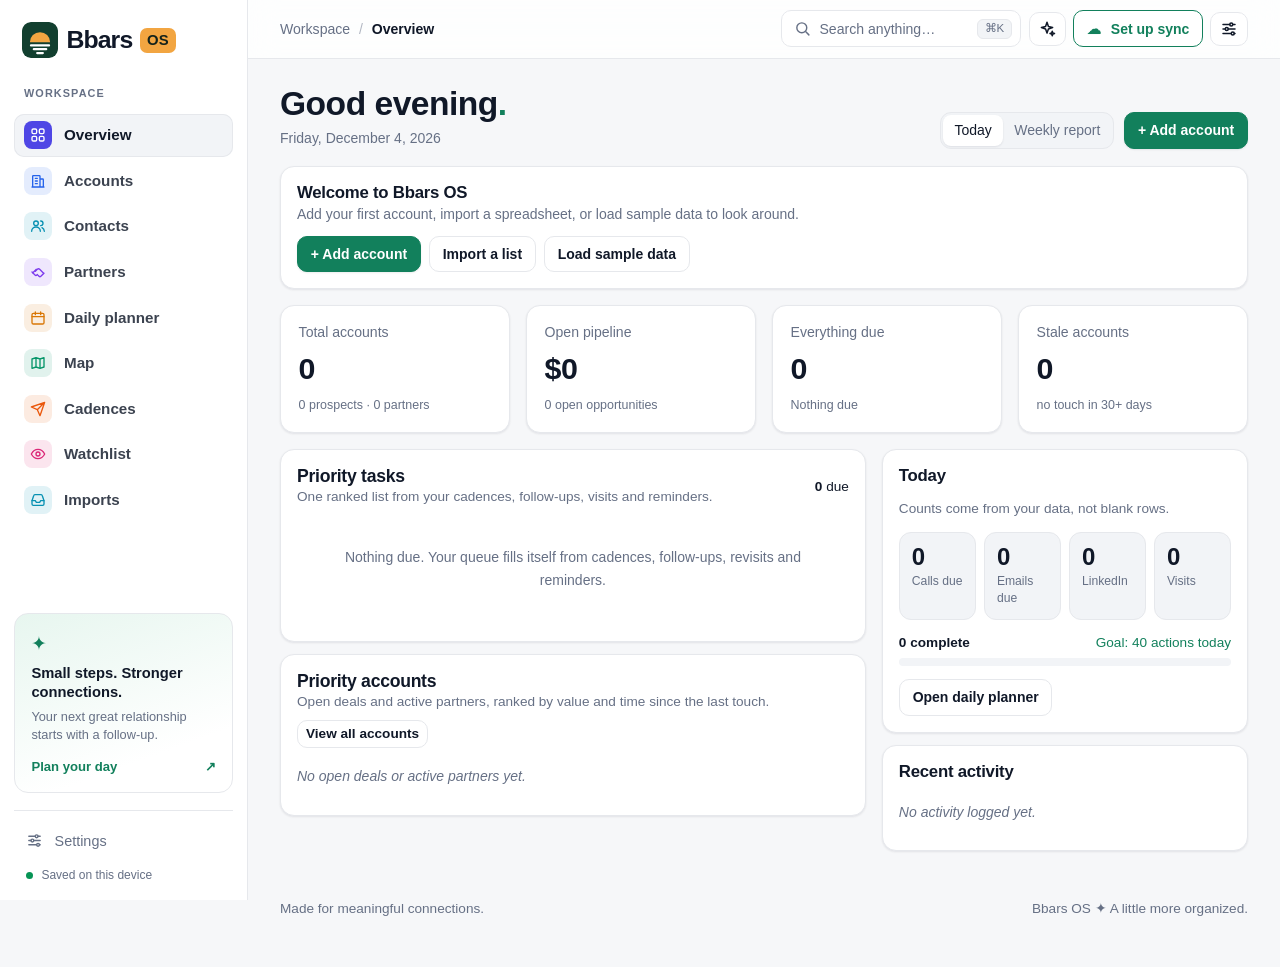
<file: index.html>
<!doctype html>
<html lang="en">
<head>
  <meta charset="utf-8">
  <meta name="viewport" content="width=device-width, initial-scale=1, viewport-fit=cover">
  <meta name="theme-color" content="#f6f7f9" media="(prefers-color-scheme: light)">
  <meta name="theme-color" content="#0c0e12" media="(prefers-color-scheme: dark)">
  <meta name="apple-mobile-web-app-capable" content="yes">
  <meta name="mobile-web-app-capable" content="yes">
  <meta name="apple-mobile-web-app-status-bar-style" content="default">
  <meta name="apple-mobile-web-app-title" content="Bbars OS">
  <link rel="manifest" href="manifest.webmanifest">
  <link rel="icon" href="icons/icon.svg" type="image/svg+xml">
  <link rel="apple-touch-icon" href="icons/apple-touch-icon.png">
  <title>Bbars OS</title>
  <link rel="stylesheet" href="styles.css">
  <script>/* apply the saved light / dark choice before the page paints */try{var t=(JSON.parse(localStorage.getItem('minicrm.prefs'))||{}).theme;if(t==='light'||t==='dark'){document.documentElement.dataset.theme=t;document.documentElement.style.colorScheme=t;}}catch(e){}</script>
</head>
<body>
  <svg width="0" height="0" style="position:absolute" aria-hidden="true"><symbol id="bb-mark" viewBox="0 0 64 64"><rect width="64" height="64" rx="14" fill="#123f2f"/><path d="M14 36a18 18 0 0 1 36 0z" fill="#f2a541"/><rect x="14" y="39.6" width="36" height="4" rx="2" fill="#fff"/><rect x="19" y="46.4" width="26" height="4" rx="2" fill="#fff"/><rect x="25" y="53.2" width="14" height="4" rx="2" fill="#fff"/></symbol></svg>
  <aside class="sidebar" aria-label="Main navigation">
    <a class="brand side-brand" href="#dashboard" aria-label="Bbars OS home"><svg class="brand-mark" viewBox="0 0 64 64" aria-hidden="true"><use href="#bb-mark"/></svg><span class="brand-word">Bbars</span><span class="brand-os">OS</span></a>
    <div class="side-label">Workspace</div>
    <nav class="tabs" id="tabs">
      <a href="#dashboard" data-view="dashboard"><svg class="ic" viewBox="0 0 24 24" aria-hidden="true"><rect x="3" y="3" width="7" height="7" rx="2"/><rect x="14" y="3" width="7" height="7" rx="2"/><rect x="3" y="14" width="7" height="7" rx="2"/><rect x="14" y="14" width="7" height="7" rx="2"/></svg><span>Overview</span></a>
      <a href="#accounts" data-view="accounts"><svg class="ic" viewBox="0 0 24 24" aria-hidden="true"><path d="M4 21V5a1 1 0 0 1 1-1h9a1 1 0 0 1 1 1v16M15 9h4a1 1 0 0 1 1 1v11M8 8h3M8 12h3M8 16h3M3 21h18"/></svg><span>Accounts</span><span class="nav-count" id="nc-accounts"></span></a>
      <a href="#contacts" data-view="contacts" class="nav-desktop"><svg class="ic" viewBox="0 0 24 24" aria-hidden="true"><circle cx="9" cy="8" r="3.5"/><path d="M2.5 20a6.5 6.5 0 0 1 13 0M16 4.5a3.5 3.5 0 0 1 0 7M18 14.5a6.5 6.5 0 0 1 3.5 5.5"/></svg><span>Contacts</span><span class="nav-count due" id="nc-contacts"></span></a>
      <a href="#partners" data-view="partners" class="nav-desktop"><svg class="ic" viewBox="0 0 24 24" aria-hidden="true"><path d="M8 11l3-3a2.5 2.5 0 0 1 3.5 0L20 13.5M4 13.5L9.5 8M3 12l4.5 4.5a2 2 0 0 0 2.8 0l.7-.7M12 17l1.5 1.5a2 2 0 0 0 2.8 0L21 13.8"/></svg><span>Partners</span></a>
      <a href="#planner" data-view="planner"><svg class="ic" viewBox="0 0 24 24" aria-hidden="true"><rect x="3" y="5" width="18" height="16" rx="2"/><path d="M8 3v4M16 3v4M3 10h18"/></svg><span class="t-full">Daily planner</span><span class="t-short">Planner</span></a>
      <a href="#map" data-view="map"><svg class="ic" viewBox="0 0 24 24" aria-hidden="true"><path d="M9 4L3 6v14l6-2 6 2 6-2V4l-6 2-6-2zM9 4v14M15 6v14"/></svg><span>Map</span></a>
      <a href="#cadences" data-view="cadences"><svg class="ic" viewBox="0 0 24 24" aria-hidden="true"><path d="M22 2L11 13M22 2l-7 20-4-9-9-4z"/></svg><span>Cadences</span><span class="nav-count due" id="nc-cadences"></span></a>
      <a href="#watchlist" data-view="watchlist" class="nav-desktop"><svg class="ic" viewBox="0 0 24 24" aria-hidden="true"><path d="M2 12s3.6-7 10-7 10 7 10 7-3.6 7-10 7S2 12 2 12z"/><circle cx="12" cy="12" r="3"/></svg><span>Watchlist</span></a>
      <a href="#imports" data-view="imports" class="nav-desktop"><svg class="ic" viewBox="0 0 24 24" aria-hidden="true"><path d="M3 13l2.5-7.5A2 2 0 0 1 7.4 4h9.2a2 2 0 0 1 1.9 1.5L21 13v5a2 2 0 0 1-2 2H5a2 2 0 0 1-2-2v-5z"/><path d="M3 13h5l1.5 2.5h5L16 13h5"/></svg><span>Imports</span></a>
    </nav>
    <div class="side-promo">
      <div class="side-promo-ic" aria-hidden="true">✦</div>
      <strong>Small steps. Stronger connections.</strong>
      <p>Your next great relationship starts with a follow-up.</p>
      <a href="#planner">Plan your day <span aria-hidden="true">↗</span></a>
    </div>
    <div class="side-foot">
      <button type="button" class="side-link" id="btn-settings-side"><svg class="ic" viewBox="0 0 24 24" aria-hidden="true"><path d="M4 6h9M17 6h3M4 12h3M11 12h9M4 18h11M19 18h1"/><circle cx="15" cy="6" r="2"/><circle cx="9" cy="12" r="2"/><circle cx="17" cy="18" r="2"/></svg>Settings</button>
      <div class="side-status" id="side-status"><i></i><span>Saved on this device</span></div>
    </div>
  </aside>

  <header class="topbar">
    <a class="brand top-brand" href="#dashboard" aria-label="Bbars OS home"><svg class="brand-mark" viewBox="0 0 64 64" aria-hidden="true"><use href="#bb-mark"/></svg><span class="brand-word">Bbars</span><span class="brand-os">OS</span></a>
    <div class="crumbs"><span>Workspace</span><span class="sep">/</span><strong id="crumb-page">Overview</strong></div>
    <div class="topbar-actions">
      <button class="search-box" id="btn-search" type="button" title="Search (press /)" aria-label="Search"><svg class="ic" viewBox="0 0 24 24" aria-hidden="true"><circle cx="11" cy="11" r="7"/><path d="M21 21l-4.3-4.3"/></svg><span class="sb-text">Search anything…</span><kbd class="sb-kbd">⌘K</kbd></button>
      <button class="btn ghost icon-only ask-btn" id="btn-ask" type="button" title="Ask Claude: research companies and contacts" aria-label="Ask Claude"><svg class="ic" viewBox="0 0 24 24" aria-hidden="true"><path d="M12 3l1.9 5.6L19.5 10l-5.6 1.9L12 17.5l-1.9-5.6L4.5 10l5.6-1.4z"/><path d="M19 15l.8 2.2L22 18l-2.2.8L19 21l-.8-2.2L16 18l2.2-.8z"/></svg></button>
      <a class="btn ghost icon-only wl-top" href="#watchlist" title="Watchlist" aria-label="Watchlist"><svg class="ic" viewBox="0 0 24 24" aria-hidden="true"><path d="M2 12s3.6-7 10-7 10 7 10 7-3.6 7-10 7S2 12 2 12z"/><circle cx="12" cy="12" r="3"/></svg></a>
      <button class="btn ghost" id="btn-sync" type="button">☁ Set up sync</button>
      <button class="btn ghost icon-only" id="btn-settings" type="button" title="Settings" aria-label="Settings"><svg class="ic" viewBox="0 0 24 24" aria-hidden="true"><path d="M4 6h9M17 6h3M4 12h3M11 12h9M4 18h11M19 18h1"/><circle cx="15" cy="6" r="2"/><circle cx="9" cy="12" r="2"/><circle cx="17" cy="18" r="2"/></svg></button>
    </div>
    <input type="file" id="file-import" accept="application/json" hidden>
    <input type="file" id="csv-import" accept=".csv,text/csv,.xlsx,application/vnd.openxmlformats-officedocument.spreadsheetml.sheet" hidden>
  </header>
  <div id="sync-banner" class="sync-banner" hidden></div>

  <main id="view"></main>

  <dialog id="modal">
    <form method="dialog" id="modal-form"></form>
  </dialog>

  <div id="toast" class="toast" hidden></div>

  <script src="vendor/supabase/supabase.js"></script>
  <script src="app.js"></script>
  <script>
    if ('serviceWorker' in navigator && location.protocol.startsWith('http')) {
      // When a new version installs, reload once so updates show on the first launch.
      const hadController = !!navigator.serviceWorker.controller;
      let reloading = false;
      navigator.serviceWorker.addEventListener('controllerchange', () => {
        if (hadController && !reloading) { reloading = true; location.reload(); }
      });
      navigator.serviceWorker.register('sw.js').catch(() => {});
    }
  </script>
</body>
</html>
</file>
<file: styles.css>
:root {
  --bg: #f5f6f8;
  --surface: #ffffff;
  --surface-2: #f0f2f5;
  --border: #dde1e7;
  --text: #1c2330;
  --muted: #667085;
  --accent: #2f6fed;
  --accent-soft: #e6eefe;
  --partner: #0f8a6a;
  --partner-soft: #e1f5ee;
  --prospect: #8a4bd6;
  --prospect-soft: #f1e8fc;
  --danger: #c8372d;
  --danger-soft: #fdeceb;
  --warn: #b26a00;
  --warn-soft: #fff3dc;
  --ok: #19804a;
  --radius: 10px;
  --shadow: 0 1px 2px rgba(16, 24, 40, .06), 0 1px 3px rgba(16, 24, 40, .08);
}

@media (prefers-color-scheme: dark) {
  :root:where(:not([data-theme="light"])) {
    --bg: #12151b;
    --surface: #1a1e26;
    --surface-2: #222733;
    --border: #2e3442;
    --text: #e6e9ef;
    --muted: #98a2b3;
    --accent: #6b9bff;
    --accent-soft: #1f2b45;
    --partner: #3ccf9f;
    --partner-soft: #15322a;
    --prospect: #b98cf5;
    --prospect-soft: #2c2240;
    --danger: #ff7b70;
    --danger-soft: #3a1d1b;
    --warn: #f0b04a;
    --warn-soft: #3a2d14;
    --ok: #4cd18a;
    --shadow: none;
  }
}
/* the same, when dark is chosen in Settings */
:root:where([data-theme="dark"]) {
    --bg: #12151b;
    --surface: #1a1e26;
    --surface-2: #222733;
    --border: #2e3442;
    --text: #e6e9ef;
    --muted: #98a2b3;
    --accent: #6b9bff;
    --accent-soft: #1f2b45;
    --partner: #3ccf9f;
    --partner-soft: #15322a;
    --prospect: #b98cf5;
    --prospect-soft: #2c2240;
    --danger: #ff7b70;
    --danger-soft: #3a1d1b;
    --warn: #f0b04a;
    --warn-soft: #3a2d14;
    --ok: #4cd18a;
    --shadow: none;
  }

* { box-sizing: border-box; }
[hidden] { display: none !important; }

html { -webkit-text-size-adjust: 100%; }
body {
  margin: 0;
  -webkit-tap-highlight-color: transparent;
  font: 14px/1.45 system-ui, -apple-system, "Segoe UI", Roboto, sans-serif;
  background: var(--bg);
  color: var(--text);
}

a { color: var(--accent); }
h1, h2, h3 { margin: 0 0 .5rem; line-height: 1.2; }
h1 { font-size: 1.4rem; }
h2 { font-size: 1.1rem; }
h3 { font-size: .95rem; }

/* ---------- top bar ---------- */
.topbar {
  position: sticky; top: 0; z-index: 10;
  display: flex; align-items: center; gap: 1rem; flex-wrap: wrap;
  padding: .6rem 1rem;
  padding: calc(.6rem + env(safe-area-inset-top)) calc(1rem + env(safe-area-inset-right)) .6rem calc(1rem + env(safe-area-inset-left));
  background: var(--surface);
  border-bottom: 1px solid var(--border);
}
.brand { font-weight: 700; font-size: 1.05rem; }
.tabs { display: flex; gap: .25rem; flex: 1; }
.tabs a {
  padding: .4rem .75rem; border-radius: 8px;
  color: var(--muted); text-decoration: none; font-weight: 500;
}
.tabs a.active { background: var(--accent-soft); color: var(--accent); }
.topbar-actions { display: flex; gap: .4rem; }

main {
  max-width: 1240px; margin: 0 auto;
  padding: 1.25rem calc(1rem + env(safe-area-inset-right)) calc(3rem + env(safe-area-inset-bottom)) calc(1rem + env(safe-area-inset-left));
}

/* ---------- generic ---------- */
.btn {
  display: inline-flex; align-items: center; gap: .35rem;
  padding: .45rem .8rem; border-radius: 8px;
  border: 1px solid var(--accent); background: var(--accent); color: #fff;
  font: inherit; font-weight: 500; cursor: pointer; white-space: nowrap;
}
.btn.ghost { background: transparent; color: var(--text); border-color: var(--border); }
.btn.danger { background: transparent; color: var(--danger); border-color: var(--danger); }
.btn.sm { padding: .2rem .5rem; font-size: .85rem; }
.btn:hover { filter: brightness(1.05); }
.icon-btn {
  border: none; background: none; color: var(--muted); cursor: pointer;
  font: inherit; padding: .15rem .35rem; border-radius: 6px;
}
.icon-btn:hover { background: var(--surface-2); color: var(--text); }

.card {
  background: var(--surface); border: 1px solid var(--border);
  border-radius: var(--radius); padding: 1rem; box-shadow: var(--shadow);
}
.muted { color: var(--muted); }
.small { font-size: .85rem; }
.row { display: flex; gap: .5rem; align-items: center; flex-wrap: wrap; }
.spread { justify-content: space-between; }
.stack > * + * { margin-top: .75rem; }
.empty { color: var(--muted); padding: .75rem 0; font-style: italic; }

.pill {
  display: inline-block; padding: .1rem .5rem; border-radius: 999px;
  font-size: .75rem; font-weight: 600; white-space: nowrap;
  background: var(--surface-2); color: var(--muted);
}
.pill.partner { background: var(--partner-soft); color: var(--partner); }
.pill.prospect { background: var(--prospect-soft); color: var(--prospect); }
.pill.overdue { background: var(--danger-soft); color: var(--danger); }
.pill.today { background: var(--warn-soft); color: var(--warn); }
.pill.high { background: var(--danger-soft); color: var(--danger); }
.pill.med { background: var(--warn-soft); color: var(--warn); }

input, select, textarea {
  font: inherit; color: var(--text);
  background: var(--surface); border: 1px solid var(--border);
  border-radius: 8px; padding: .45rem .6rem; width: 100%;
}
textarea { resize: vertical; min-height: 70px; }
input:focus, select:focus, textarea:focus { outline: 2px solid var(--accent-soft); border-color: var(--accent); }
label.field { display: block; }
label.field > span { display: block; font-size: .8rem; color: var(--muted); margin-bottom: .2rem; font-weight: 500; }
.grid-2 { display: grid; grid-template-columns: 1fr 1fr; gap: .75rem; }
.grid-3 { display: grid; grid-template-columns: repeat(3, 1fr); gap: .75rem; }
.span-2 { grid-column: span 2; }
.span-3 { grid-column: 1 / -1; }

/* ---------- dashboard ---------- */
.stats { display: grid; grid-template-columns: repeat(auto-fit, minmax(160px, 1fr)); gap: .75rem; margin-bottom: 1rem; }
.stat .num { font-size: 1.7rem; font-weight: 700; }
.stat .label { color: var(--muted); font-size: .85rem; }
.stat.alert .num { color: var(--danger); }
.dash-grid { display: grid; grid-template-columns: 1fr 1fr; gap: 1rem; }

.list { list-style: none; margin: 0; padding: 0; }
.list li {
  display: flex; gap: .6rem; align-items: center;
  padding: .55rem 0; border-bottom: 1px solid var(--border);
}
.list li:last-child { border-bottom: none; }
.list .grow { flex: 1; min-width: 0; }
.list .title { font-weight: 500; overflow: hidden; text-overflow: ellipsis; }
.date-chip {
  min-width: 56px; text-align: center; font-size: .75rem; line-height: 1.15;
  padding: .25rem .35rem; border-radius: 8px; background: var(--surface-2);
}
.date-chip b { display: block; font-size: 1rem; }
.date-chip.overdue { background: var(--danger-soft); color: var(--danger); }
.date-chip.today { background: var(--warn-soft); color: var(--warn); }

/* ---------- accounts ---------- */
.accounts-layout { display: grid; grid-template-columns: 360px 1fr; gap: 1rem; align-items: start; }
.toolbar { display: flex; gap: .5rem; margin-bottom: .75rem; flex-wrap: wrap; }
.toolbar input { flex: 1; min-width: 140px; }
.toolbar select { width: auto; }
.acct-list { max-height: calc(100vh - 210px); overflow-y: auto; padding: .25rem; }
.acct-item {
  display: block; width: 100%; text-align: left; font: inherit; color: inherit;
  padding: .65rem .75rem; border-radius: 8px; border: 1px solid transparent;
  background: none; cursor: pointer;
}
.acct-item:hover { background: var(--surface-2); }
.acct-item.active { background: var(--accent-soft); border-color: var(--accent); }
.acct-item .name { font-weight: 600; }
.acct-item .meta { font-size: .8rem; color: var(--muted); margin-top: .15rem; }

.detail-head { display: flex; justify-content: space-between; gap: 1rem; align-items: flex-start; flex-wrap: wrap; }
.facts { display: grid; grid-template-columns: repeat(auto-fit, minmax(170px, 1fr)); gap: .5rem 1rem; margin: 1rem 0; }
.facts div span { display: block; font-size: .75rem; color: var(--muted); }
.section-head { display: flex; justify-content: space-between; align-items: center; margin-bottom: .4rem; }

.timeline { list-style: none; margin: 0; padding: 0 0 0 1rem; border-left: 2px solid var(--border); }
.timeline li { position: relative; padding: 0 0 .9rem .75rem; }
.timeline li::before {
  content: ""; position: absolute; left: -1.43rem; top: .35rem;
  width: 10px; height: 10px; border-radius: 50%;
  background: var(--surface); border: 2px solid var(--accent);
}
.timeline li.future::before { border-style: dashed; border-color: var(--warn); }
.timeline .when { font-size: .8rem; color: var(--muted); }
.timeline .body { white-space: pre-wrap; margin-top: .15rem; }

.notes-box { white-space: pre-wrap; background: var(--surface-2); border-radius: 8px; padding: .75rem; }

/* ---------- planner ---------- */
.planner-head { display: flex; justify-content: space-between; align-items: center; gap: .75rem; flex-wrap: wrap; margin-bottom: 1rem; }
.planner-head input[type=date] { width: auto; }
.planner-grid { display: grid; grid-template-columns: 1fr 340px; gap: 1rem; align-items: start; }
.schedule { position: relative; }
.slot {
  display: grid; grid-template-columns: 64px 1fr; min-height: 48px;
  border-top: 1px solid var(--border);
}
.slot .hour { font-size: .8rem; color: var(--muted); padding: .3rem .4rem 0 0; text-align: right; }
.slot .slot-body { padding: .25rem .4rem; display: flex; flex-direction: column; gap: .25rem; cursor: pointer; }
.slot .slot-body:hover { background: var(--surface-2); }
.slot.now .hour { color: var(--accent); font-weight: 700; }
.task {
  display: flex; gap: .5rem; align-items: flex-start;
  padding: .4rem .55rem; border-radius: 8px;
  background: var(--accent-soft); border-left: 3px solid var(--accent); cursor: default;
}
.task.high { border-left-color: var(--danger); }
.task.med { border-left-color: var(--warn); }
.task.low { border-left-color: var(--muted); }
.task.done .t-title { text-decoration: line-through; color: var(--muted); }
.task input[type=checkbox] { width: auto; margin-top: .2rem; }
.task .t-main { flex: 1; min-width: 0; }
.task .t-title { font-weight: 500; }
.task .t-sub { font-size: .78rem; color: var(--muted); }
.task.auto { background: var(--warn-soft); border-left-color: var(--warn); }
.progress { height: 6px; border-radius: 3px; background: var(--surface-2); overflow: hidden; }
.progress > div { height: 100%; background: var(--ok); }
.priorities input { margin-bottom: .4rem; }

/* ---------- modal & toast ---------- */
dialog {
  border: 1px solid var(--border); border-radius: 12px; padding: 0;
  background: var(--surface); color: var(--text);
  width: min(640px, calc(100vw - 32px)); max-height: calc(100vh - 48px);
}
dialog::backdrop { background: rgba(10, 14, 22, .45); }
#modal-form { padding: 1.25rem; }
.modal-actions { display: flex; justify-content: flex-end; gap: .5rem; margin-top: 1rem; }

.toast {
  position: fixed; bottom: 1.25rem; left: 50%; transform: translateX(-50%);
  background: var(--text); color: var(--bg); padding: .55rem 1rem;
  border-radius: 8px; font-weight: 500; z-index: 100;
}

/* ---------- responsive ---------- */
@media (max-width: 900px) {
  .dash-grid, .accounts-layout, .planner-grid { grid-template-columns: 1fr; }
  .acct-list { max-height: 320px; }
}
@media (max-width: 560px) {
  .grid-2, .grid-3 { grid-template-columns: 1fr; }
  .span-2 { grid-column: auto; }
  .tabs { order: 3; flex-basis: 100%; }
}

@media print {
  .topbar, .btn, .icon-btn { display: none !important; }
  body { background: #fff; }
}

/* ---------- daily activity plan ---------- */
.plan-card { margin-top: 1rem; }
.plan-grid { display: grid; grid-template-columns: 1.15fr 1fr; gap: 1rem; align-items: start; }
.plan-block summary {
  display: flex; justify-content: space-between; align-items: center;
  cursor: pointer; list-style: none; margin-bottom: .4rem;
}
.plan-block summary::-webkit-details-marker { display: none; }
.plan-block summary::before { content: "▾"; color: var(--muted); margin-right: .4rem; }
.plan-block:not([open]) summary::before { content: "▸"; }
.plan-title { font-weight: 600; flex: 1; }
.plan-rows { margin: .5rem 0; }
.plan-row {
  display: grid; grid-template-columns: 20px 18px minmax(0, 1.3fr) 92px minmax(0, 1.4fr) 16px;
  gap: .35rem; align-items: center; padding: .15rem 0;
}
.plan-row input, .plan-row select { padding: .28rem .45rem; font-size: .85rem; }
.plan-row input[type=checkbox] { width: auto; margin: 0; }
.plan-row.done input[data-plan=name] { text-decoration: line-through; color: var(--muted); }
.plan-num { font-size: .75rem; color: var(--muted); text-align: right; }
.plan-link a { text-decoration: none; }

@media (max-width: 900px) {
  .plan-grid { grid-template-columns: 1fr; }
}
@media (max-width: 560px) {
  .plan-row {
    grid-template-columns: 18px minmax(0, 1fr) 92px 16px;
    grid-template-areas: "chk name kind link" ". note note note";
    padding: .3rem 0; border-bottom: 1px solid var(--border);
  }
  .plan-num { display: none; }
  .plan-row [data-plan=done] { grid-area: chk; }
  .plan-row [data-plan=name] { grid-area: name; }
  .plan-row [data-plan=kind], .plan-row .plan-kind { grid-area: kind; }
  .plan-row [data-plan=note] { grid-area: note; }
  .plan-row .plan-link { grid-area: link; }
}

/* iOS zooms into inputs smaller than 16px on focus; keep them at 16px on touch devices. */
@media (pointer: coarse) {
  input, select, textarea, .plan-row input, .plan-row select { font-size: 16px; }
}

/* ---------- sync ---------- */
#btn-sync.sync-idle { color: var(--ok); border-color: var(--ok); }
#btn-sync.sync-error, #btn-sync.sync-offline { color: var(--danger); border-color: var(--danger); }
#btn-sync.sync-off { color: var(--accent); border-color: var(--accent); }
.sync-error { color: var(--danger); background: var(--danger-soft); padding: .5rem .65rem; border-radius: 8px; margin-top: .5rem; }
.sync-steps { padding-left: 1.2rem; }
.sync-steps li + li { margin-top: .4rem; }
code { background: var(--surface-2); padding: .05rem .3rem; border-radius: 4px; }

/* ---------- contacts, vendors, lists ---------- */
.pill.vendor { background: var(--accent-soft); color: var(--accent); }
.pill.primary { background: var(--partner-soft); color: var(--partner); }
.pill.chip { display: inline-flex; align-items: center; gap: .25rem; font-size: .8rem; padding: .2rem .35rem .2rem .6rem; }
.chip-x { border: none; background: none; color: inherit; cursor: pointer; font: inherit; padding: 0 .2rem; opacity: .7; }
.chip-x:hover { opacity: 1; }
.facts .span-all { grid-column: 1 / -1; }
.contact-grid { display: grid; grid-template-columns: repeat(auto-fill, minmax(220px, 1fr)); gap: .6rem; }
.contact-card { border: 1px solid var(--border); border-radius: 8px; padding: .6rem .75rem; background: var(--surface); }
.check-grid { display: grid; grid-template-columns: repeat(auto-fill, minmax(175px, 1fr)); gap: .3rem .75rem; }
.check-grid label { display: flex; gap: .4rem; align-items: center; font-size: .88rem; }
.check-grid input { width: auto; margin: 0; }
.table-wrap { overflow-x: auto; -webkit-overflow-scrolling: touch; }
.table { width: 100%; border-collapse: collapse; min-width: 640px; }
.table th { text-align: left; font-size: .78rem; color: var(--muted); font-weight: 600; padding: .4rem .5rem; border-bottom: 1px solid var(--border); }
.table td { padding: .55rem .5rem; border-bottom: 1px solid var(--border); vertical-align: top; }
.table tr:last-child td { border-bottom: none; }
@media (max-width: 560px) {
  .hide-sm { display: none; }
  .tabs a { padding: .4rem .55rem; }
}
.accounts-layout > *, .planner-grid > *, .dash-grid > * { min-width: 0; }
.pill.wrap { white-space: normal; }

/* ---------- account views (table / board / cards) ---------- */
.page-head { display: flex; justify-content: space-between; align-items: center; gap: .75rem; flex-wrap: wrap; margin-bottom: .75rem; }
.page-head h1 { margin: 0; }
.filters { display: flex; gap: .5rem; flex-wrap: wrap; margin-bottom: .9rem; }
.filters input[type=search] { flex: 1 1 260px; width: auto; }
.filters select { width: auto; flex: 0 1 auto; }

.seg { display: inline-flex; background: var(--surface-2); border: 1px solid var(--border); border-radius: 9px; padding: 2px; }
.seg button {
  border: none; background: none; font: inherit; color: var(--muted); cursor: pointer;
  padding: .32rem .7rem; border-radius: 7px; font-weight: 500; white-space: nowrap;
}
.seg button.active { background: var(--surface); color: var(--text); box-shadow: var(--shadow); }
.board-type { margin-bottom: .75rem; }

.table-card { padding: 0; overflow: hidden; }
.acct-table { min-width: 1060px; }
.acct-table th { background: var(--surface); position: sticky; top: 0; }
.th-sort { border: none; background: none; font: inherit; color: inherit; cursor: pointer; padding: 0; text-transform: inherit; }
.th-sort.on { color: var(--text); }
.click-row { cursor: pointer; }
.click-row:hover td { background: var(--surface-2); }
.acct-table td:first-child, .acct-table th:first-child { padding-left: 1rem; }
.sticky-col { position: sticky; left: 0; background: var(--surface); z-index: 1; }
.table .num { text-align: right; white-space: nowrap; }

.acard-grid { display: grid; grid-template-columns: repeat(auto-fill, minmax(260px, 1fr)); gap: .75rem; }
.acard {
  display: flex; flex-direction: column; gap: .35rem; text-align: left; font: inherit; color: inherit;
  background: var(--surface); border: 1px solid var(--border); border-radius: var(--radius);
  padding: .85rem .95rem; cursor: pointer; box-shadow: var(--shadow);
}
.acard:hover { border-color: var(--accent); }
.acard-name { font-size: 1rem; }
.acard-dates { display: flex; gap: .9rem; flex-wrap: wrap; color: var(--muted); margin-top: auto; padding-top: .35rem; border-top: 1px solid var(--border); }

.board { display: flex; gap: .75rem; overflow-x: auto; padding-bottom: .5rem; align-items: flex-start; -webkit-overflow-scrolling: touch; }
.kcol { flex: 0 0 250px; background: var(--surface-2); border: 1px solid var(--border); border-radius: var(--radius); display: flex; flex-direction: column; max-height: calc(100vh - 230px); }
.kcol header { padding: .6rem .75rem; border-bottom: 1px solid var(--border); }
.kcol-body { padding: .5rem; display: flex; flex-direction: column; gap: .5rem; overflow-y: auto; min-height: 70px; }
.kcol.drop { outline: 2px dashed var(--accent); outline-offset: -2px; }
.kcol-empty { color: var(--muted); font-size: .8rem; text-align: center; padding: 1rem 0; }
.kcard { background: var(--surface); border: 1px solid var(--border); border-radius: 8px; padding: .55rem .65rem; cursor: pointer; box-shadow: var(--shadow); }
.kcard[draggable=true] { cursor: grab; }
.kcard:hover { border-color: var(--accent); }
.kcard.dragging { opacity: .45; }
.kcard-stage { margin-top: .4rem; padding: .25rem .4rem; }

.record { max-width: 1000px; margin: 0 auto; }
.back-btn { margin-bottom: .75rem; }
.lists-layout { display: grid; grid-template-columns: 300px minmax(0, 1fr); gap: 1rem; align-items: start; }
.list-head { margin-bottom: .75rem; }

.plan-row.auto input[data-plan=name] { border-style: dashed; border-color: var(--warn); }
.plan-due { grid-column: 3 / -1; font-size: .72rem; color: var(--warn); margin-top: -.1rem; }
.plan-due.overdue { color: var(--danger); }

@media (max-width: 900px) {
  .lists-layout { grid-template-columns: minmax(0, 1fr); }
}
@media (max-width: 560px) {
  .filters select { flex: 1 1 45%; }
  .page-head .seg { order: 2; width: 100%; }
  .page-head .seg button { flex: 1; }
  .plan-due { grid-column: 2 / -1; }
  .kcol { flex-basis: 78vw; }
}

/* ---------- forms: compact sections ---------- */
dialog.wide { width: min(880px, calc(100vw - 32px)); }
.grid-4 { display: grid; grid-template-columns: repeat(4, 1fr); gap: .6rem; }
.form-sec { border: 1px solid var(--border); border-radius: 10px; padding: .55rem .75rem .75rem; margin: 0; }
.form-sec legend { font-size: .75rem; font-weight: 700; text-transform: uppercase; letter-spacing: .04em; color: var(--muted); padding: 0 .35rem; }
.form-sec .grid-3, .form-sec .grid-4 { gap: .55rem .7rem; }
.span-3 { grid-column: 1 / -1; }
.more-details summary { cursor: pointer; color: var(--muted); font-size: .85rem; font-weight: 600; }
.more-details .facts { margin: .5rem 0 0; }
.contact-links { gap: .35rem .75rem; margin-top: .25rem; }
.contact-links a { text-decoration: none; }

/* ---------- cadences ---------- */
.tabs { overflow-x: auto; scrollbar-width: none; }
.tabs::-webkit-scrollbar { display: none; }
.st-icon {
  --st: #667085; flex: 0 0 auto; display: inline-grid; place-items: center;
  width: 30px; height: 30px; border-radius: 50%; background: var(--st); color: #fff;
  font-size: .8rem; font-weight: 700; line-height: 1;
}
.st-icon.xs { width: 20px; height: 20px; font-size: .62rem; vertical-align: middle; }
.st-icon.lg { width: 42px; height: 42px; font-size: 1.05rem; }
.st-email { --st: #2f6fed; } .st-call { --st: #0f8a6a; } .st-linkedin { --st: #0a66c2; }
.st-visit { --st: #d9480f; } .st-text { --st: #8a4bd6; } .st-task { --st: #667085; }

.tpl-grid { display: grid; grid-template-columns: repeat(auto-fill, minmax(230px, 1fr)); gap: .75rem; }
.tpl-card {
  display: flex; flex-direction: column; gap: .4rem; text-align: left; font: inherit; color: inherit; cursor: pointer;
  border: 1px solid var(--border); border-top: 4px solid var(--c, var(--border)); border-radius: var(--radius);
  background: var(--surface); padding: .85rem;
}
.tpl-card:hover { border-color: var(--c, var(--accent)); }
.tpl-card.blank { border-style: dashed; justify-content: center; align-items: center; }
.tpl-steps { display: flex; gap: .25rem; flex-wrap: wrap; }
.tpl-steps .st-icon { width: 22px; height: 22px; font-size: .62rem; }
/* Template picker: your templates, copies of your cadences, starters. */
.tpl-pick { display: flex; flex-direction: column; gap: 1rem; }
.tpl-pick section > h3 { margin: 0 0 .5rem; font-size: .8rem; text-transform: uppercase; letter-spacing: .05em; color: var(--muted); }
.tpl-pick section > p { margin: -.3rem 0 .5rem; }
.tpl-wrap { position: relative; display: flex; }
.tpl-wrap > .tpl-card { flex: 1; min-width: 0; }
.tpl-wrap > .tpl-del { position: absolute; top: .45rem; right: .45rem; width: 28px; height: 28px; font-size: .8rem; }
.tpl-wrap:has(.tpl-del) > .tpl-card strong { padding-right: 1.8rem; }
.tpl-tip { margin: 0; }

.cad-switch { display: flex; gap: .5rem; overflow-x: auto; padding-bottom: .5rem; margin-bottom: .5rem; scrollbar-width: thin; }
.cad-chip {
  display: inline-flex; align-items: center; gap: .45rem; white-space: nowrap; font: inherit; cursor: pointer;
  border: 1px solid var(--border); background: var(--surface); color: var(--text); border-radius: 999px; padding: .4rem .85rem;
}
.cad-chip .dot { width: 10px; height: 10px; border-radius: 50%; background: var(--c); }
.cad-chip.active { border-color: var(--c); box-shadow: 0 0 0 2px color-mix(in srgb, var(--c) 25%, transparent); font-weight: 600; }
.due-badge { background: var(--warn-soft); color: var(--warn); border-radius: 999px; font-size: .72rem; font-weight: 700; padding: .05rem .45rem; }

.cad-head { border-top: 4px solid var(--c); margin-bottom: 1rem; }
.cad-stats { display: grid; grid-template-columns: repeat(6, 1fr); gap: .5rem; margin-top: 1rem; }
.cad-stats div { background: var(--surface-2); border-radius: 8px; padding: .55rem .65rem; }
.cad-stats b { display: block; font-size: 1.35rem; }
.cad-stats span { font-size: .75rem; color: var(--muted); }
.cad-stats .warn b { color: var(--warn); } .cad-stats .bad b { color: var(--danger); } .cad-stats .good b { color: var(--ok); }

.step-track { display: flex; align-items: flex-start; overflow-x: auto; padding: .5rem 0 .25rem; }
.step-node { flex: 0 0 112px; display: flex; flex-direction: column; align-items: center; text-align: center; gap: .2rem; }
.step-node .st-icon { width: 38px; height: 38px; font-size: .95rem; box-shadow: 0 0 0 4px var(--surface); }
.step-link { flex: 1 0 24px; height: 2px; background: var(--border); margin-top: 19px; }
.step-day { font-size: .72rem; font-weight: 700; color: var(--muted); text-transform: uppercase; }
.step-title { font-size: .8rem; line-height: 1.25; max-width: 108px; }
.step-count { font-size: .7rem; color: var(--muted); border-radius: 999px; padding: .05rem .45rem; background: var(--surface-2); }
.step-count.on { background: var(--accent-soft); color: var(--accent); font-weight: 700; }

.cad-grid { display: grid; grid-template-columns: minmax(0, 1fr); gap: 1rem; align-items: start; margin-top: 1rem; }
.queue { display: grid; grid-template-columns: repeat(auto-fill, minmax(420px, 1fr)); column-gap: 1.25rem; }
@media (max-width: 560px) { .queue { grid-template-columns: minmax(0, 1fr); } }
.queue-row { display: flex; align-items: center; gap: .55rem; padding: .55rem 0; border-bottom: 1px solid var(--border); }
.queue-row:last-child { border-bottom: none; }
.queue-row .grow { min-width: 0; }

.people { display: flex; flex-direction: column; }
.person-row {
  display: grid; grid-template-columns: 38px minmax(0, 1.5fr) minmax(0, 1fr) minmax(0, .9fr) minmax(0, 1.3fr) auto;
  gap: .75rem; align-items: center; padding: .65rem .35rem; border-bottom: 1px solid var(--border); cursor: pointer; border-radius: 8px;
}
.person-row:hover { background: var(--surface-2); }
.person-row:last-child { border-bottom: none; }
.p-main { min-width: 0; }
.p-main strong, .p-main .small { display: block; overflow: hidden; text-overflow: ellipsis; white-space: nowrap; }
.avatar {
  --c: var(--accent); width: 36px; height: 36px; border-radius: 50%; display: grid; place-items: center;
  background: color-mix(in srgb, var(--c) 16%, var(--surface)); color: var(--c); font-weight: 700; font-size: .8rem;
}
.avatar.sm { width: 28px; height: 28px; font-size: .7rem; flex: 0 0 auto; }
.avatar.lg { width: 48px; height: 48px; font-size: 1rem; flex: 0 0 auto; }
.seq-bar { display: flex; gap: 3px; margin-bottom: .2rem; }
.seq-bar span { flex: 1; height: 7px; border-radius: 4px; background: var(--surface-2); border: 1px solid var(--border); }
.seq-bar .seg-done { background: var(--ok); border-color: var(--ok); }
.seq-bar .seg-skipped { background: var(--border); }
.seq-bar .seg-current { background: var(--accent); border-color: var(--accent); }
.pill.won { background: var(--partner-soft); color: var(--partner); }
.pill.active-pill { background: var(--accent-soft); color: var(--accent); }

.cad-badge {
  display: block; width: 100%; text-align: left; margin-top: .35rem; font: inherit; font-size: .75rem; cursor: pointer;
  border: 1px solid color-mix(in srgb, var(--c) 40%, transparent); color: var(--c);
  background: color-mix(in srgb, var(--c) 10%, transparent); border-radius: 6px; padding: .2rem .45rem;
}
.task.cad-task { background: color-mix(in srgb, var(--c) 9%, var(--surface)); border-left-color: var(--c); align-items: center; }

.enr-head { display: flex; gap: .75rem; align-items: flex-start; }
.seq-timeline { list-style: none; margin: 0; padding: 0; position: relative; }
.seq-timeline li { display: flex; gap: .7rem; padding: .55rem 0; position: relative; }
.seq-timeline li::before { content: ""; position: absolute; left: 14px; top: 2.3rem; bottom: -.6rem; width: 2px; background: var(--border); }
.seq-timeline li:last-child::before { display: none; }
.seq-timeline .grow { min-width: 0; }
.seq-timeline li.seq-done .st-icon::after { content: ""; }
.seq-timeline li.seq-todo .st-icon, .seq-timeline li.seq-unreached .st-icon { opacity: .4; }
.seq-timeline li.seq-unreached { color: var(--muted); }
.seq-timeline li.seq-skipped strong { text-decoration: line-through; color: var(--muted); }
.seq-timeline li.seq-current { background: var(--accent-soft); border-radius: 10px; padding: .55rem .6rem; margin: 0 -.6rem; }
.seq-timeline li.seq-current::before { left: calc(14px + .6rem); }
.seq-timeline li.seq-done strong::after { content: " ✓"; color: var(--ok); }
.enr-actions { border-top: 1px solid var(--border); padding-top: .75rem; }

.script { background: var(--surface-2); border-radius: 10px; padding: .75rem; position: relative; }
.script-body { white-space: pre-wrap; font-size: .9rem; margin-top: .35rem; max-height: 220px; overflow-y: auto; }
.script #copy-script { position: absolute; top: .5rem; right: .5rem; }

.pick-list { max-height: 340px; overflow-y: auto; border: 1px solid var(--border); border-radius: 10px; }
.pick { display: flex; align-items: center; gap: .6rem; padding: .5rem .7rem; border-bottom: 1px solid var(--border); cursor: pointer; }
.pick:last-child { border-bottom: none; }
.pick input { width: auto; margin: 0; }
.pick.blocked { opacity: .55; cursor: default; }
.pick .grow { min-width: 0; }

.step-edit { border: 1px solid var(--border); border-radius: 10px; padding: .5rem .6rem; margin-bottom: .5rem; background: var(--surface); }
.step-edit-main { display: grid; grid-template-columns: 22px 92px 130px minmax(0, 1fr) auto; gap: .45rem; align-items: center; }
.step-num { font-weight: 700; color: var(--muted); text-align: center; }
.day-in { display: flex; align-items: center; gap: .3rem; font-size: .8rem; color: var(--muted); }
.day-in input { width: 58px; padding: .3rem .4rem; }
.step-edit select, .step-edit input[name=s_title] { padding: .32rem .45rem; }
.step-btns { display: flex; }
.step-edit details { margin-top: .4rem; }
.step-edit summary { cursor: pointer; color: var(--accent); }
.step-edit details input, .step-edit details textarea { margin-top: .35rem; }

@media (max-width: 1000px) {
  .cad-grid { grid-template-columns: minmax(0, 1fr); }
  .cad-stats { grid-template-columns: repeat(3, 1fr); }
}
@media (max-width: 700px) {
  .grid-4 { grid-template-columns: 1fr 1fr; }
  .person-row {
    grid-template-columns: 36px minmax(0, 1fr) auto;
    grid-template-areas: "av main status" "av prog prog" "av last last" "av next next";
    row-gap: .3rem; column-gap: .6rem;
  }
  .p-last div, .p-next div { display: inline; margin-left: .35rem; }
  .person-row .avatar { grid-area: av; align-self: start; }
  .p-main { grid-area: main; } .p-status { grid-area: status; }
  .p-progress { grid-area: prog; } .p-last { grid-area: last; } .p-next { grid-area: next; }
  .step-edit-main { grid-template-columns: 22px 1fr auto; }
  .step-edit-main .day-in { grid-column: 2; }
  .step-edit-main select { grid-column: 2 / -1; }
  .step-edit-main input[name=s_title] { grid-column: 2 / -1; }
  .step-btns { grid-column: 3; grid-row: 1; }
}
@media (max-width: 560px) {
  .grid-4 { grid-template-columns: 1fr; }
  .cad-stats { grid-template-columns: repeat(2, 1fr); }
}

/* phone polish for cadences */
.section-head { flex-wrap: wrap; gap: .5rem; }
.seg { max-width: 100%; overflow-x: auto; scrollbar-width: none; }
.seg::-webkit-scrollbar { display: none; }
.queue-row { flex-wrap: wrap; }
.queue-row .grow { flex: 1 1 200px; }
.contact-card .row.spread { flex-wrap: nowrap; align-items: flex-start; }
.contact-card .row.spread > div:first-child { min-width: 0; }
@media (max-width: 560px) {
  .cad-stats { grid-template-columns: repeat(3, 1fr); gap: .35rem; }
  .cad-stats div { padding: .4rem .5rem; }
  .cad-stats b { font-size: 1.1rem; }
  .cad-stats span { font-size: .68rem; }
  .queue-row .grow { flex-basis: calc(100% - 40px); }
  .queue-row > .pill, .queue-row > .btn { margin-left: 38px; }
  .queue-row > .btn { margin-left: 0; }
  .seg button { padding: .3rem .55rem; }
}

/* ---------- final polish: icons, nav, settings, search, dashboard ---------- */
.ic { width: 17px; height: 17px; flex: 0 0 auto; fill: none; stroke: currentColor; stroke-width: 2; stroke-linecap: round; stroke-linejoin: round; }
.tabs a { display: inline-flex; align-items: center; gap: .4rem; white-space: nowrap; }
.t-short { display: none; }
.btn.icon-only { padding: .45rem .55rem; }
.btn.icon-only .ic { width: 18px; height: 18px; }
#btn-sync .sync-tx { margin-left: .25rem; }

.sync-banner {
  display: flex; align-items: center; justify-content: space-between; gap: .75rem; flex-wrap: wrap;
  background: var(--danger-soft); color: var(--danger); font-weight: 500; font-size: .88rem;
  padding: .55rem calc(1rem + env(safe-area-inset-right)) .55rem calc(1rem + env(safe-area-inset-left));
  border-bottom: 1px solid var(--danger);
}
.sync-banner[hidden] { display: none; }

.dash-label { font-size: .75rem; font-weight: 700; text-transform: uppercase; letter-spacing: .05em; color: var(--muted); margin: .25rem 0 .4rem; }
.stats a.stat { text-decoration: none; color: inherit; }
.stats a.stat:hover { border-color: var(--accent); }
.stat.warn .num { color: var(--warn); }
.today-stats { grid-template-columns: 2fr repeat(3, 1fr); }
.plan-stat .num span { font-size: 1rem; }
.mini-bars { display: grid; gap: .3rem; margin-top: .5rem; }
.mini-bar { display: grid; grid-template-columns: minmax(0, 1.4fr) minmax(0, 2fr) auto; gap: .5rem; align-items: center; font-size: .75rem; color: var(--muted); }
.mini-bar b { color: var(--text); font-weight: 600; min-width: 2.6rem; text-align: right; }
.mini-bar span { overflow: hidden; text-overflow: ellipsis; white-space: nowrap; }

.set-sec { border: 1px solid var(--border); border-radius: 10px; padding: .75rem; }
.set-sec h3 { margin-bottom: .4rem; }
.set-sec p { margin: 0 0 .5rem; }
kbd { border: 1px solid var(--border); border-bottom-width: 2px; border-radius: 4px; padding: 0 .3rem; font: inherit; font-size: .8em; }

.gs-results { max-height: 55vh; overflow-y: auto; margin-top: .25rem; }
.gs-h { font-size: .72rem; font-weight: 700; text-transform: uppercase; letter-spacing: .05em; color: var(--muted); margin: .6rem 0 .25rem; }
.gs-item { display: flex; align-items: center; gap: .6rem; padding: .55rem .6rem; border-radius: 8px; color: inherit; text-decoration: none; }
.gs-item:hover, .gs-item:focus { background: var(--surface-2); outline: none; }
.gs-item .grow { min-width: 0; overflow: hidden; text-overflow: ellipsis; white-space: nowrap; }

@media (max-width: 900px) {
  .today-stats { grid-template-columns: repeat(3, 1fr); }
  .today-stats .plan-stat { grid-column: 1 / -1; }
}

/* Phones: native-style bottom tab bar, single-row top bar */
@media (max-width: 700px) {
  .topbar { flex-wrap: nowrap; gap: .5rem; }
  .topbar .brand { flex: 1; font-size: 1.1rem; }
  .topbar-actions { gap: .35rem; }
  .sync-tx { display: none; }
  #btn-sync { padding: .45rem .6rem; }
  .tabs {
    position: fixed; left: 0; right: 0; bottom: 0; z-index: 30; order: 0; flex-basis: auto;
    display: flex; justify-content: space-around; gap: 0; overflow: visible;
    background: color-mix(in srgb, var(--surface) 94%, transparent); backdrop-filter: blur(10px);
    border-top: 1px solid var(--border);
    padding: .3rem calc(.25rem + env(safe-area-inset-right)) calc(.3rem + env(safe-area-inset-bottom)) calc(.25rem + env(safe-area-inset-left));
  }
  .tabs a { flex: 1; flex-direction: column; gap: .12rem; font-size: .66rem; padding: .3rem 0; border-radius: 8px; }
  .tabs a .ic { width: 23px; height: 23px; }
  .tabs a.active { background: none; color: var(--accent); }
  .t-full { display: none; }
  .t-short { display: inline; }
  main { padding-bottom: calc(5.5rem + env(safe-area-inset-bottom)); }
  .toast { bottom: calc(5rem + env(safe-area-inset-bottom)); }
  .today-stats { grid-template-columns: repeat(3, 1fr); }
  .today-stats .stat .num { font-size: 1.35rem; }
  .today-stats .stat .label { font-size: .75rem; }
}
@media print { .tabs, .sync-banner { display: none !important; } }

.modal-head { display: flex; align-items: flex-start; justify-content: space-between; gap: .75rem; }
.modal-head h2 { margin: 0; }
.modal-x { font-size: 1.05rem; padding: .2rem .45rem; margin: -.2rem -.35rem 0 0; }

/* ---------- web links & research ---------- */
.ext-links { display: inline-flex; gap: .15rem; align-items: center; vertical-align: middle; }
.ext-ic { display: inline-grid; place-items: center; width: 24px; height: 24px; border-radius: 6px; color: var(--muted); }
.ext-ic .ic { width: 16px; height: 16px; }
.ext-ic:hover { background: var(--surface-2); color: var(--accent); }
.ext-ic.li { color: #0a66c2; }
.ext-ic.li.missing { color: var(--muted); opacity: .45; }
.ext-ic.li.missing:hover { opacity: 1; color: #0a66c2; }
.p-main .ext-links .ext-ic { width: 20px; height: 20px; }
.p-main .ext-links .ic { width: 14px; height: 14px; }
.research { position: relative; display: inline-block; }
.research > summary { list-style: none; cursor: pointer; display: inline-flex; align-items: center; gap: .35rem; }
.research > summary::-webkit-details-marker { display: none; }
.research-menu {
  position: absolute; right: 0; top: calc(100% + 4px); z-index: 40; min-width: 210px;
  background: var(--surface); border: 1px solid var(--border); border-radius: 10px;
  box-shadow: 0 8px 24px rgba(16, 24, 40, .16); padding: .4rem; display: flex; flex-direction: column;
}
.research-menu .small { padding: .25rem .5rem .35rem; overflow: hidden; text-overflow: ellipsis; white-space: nowrap; max-width: 260px; }
.research-menu a { padding: .45rem .55rem; border-radius: 7px; color: var(--text); text-decoration: none; font-weight: 500; }
.research-menu a:hover { background: var(--surface-2); color: var(--accent); }
.contact-card { position: relative; }
.acard:focus-visible { outline: 2px solid var(--accent); outline-offset: 2px; }
.import-summary { display: grid; grid-template-columns: repeat(4, 1fr); gap: .5rem; }
.import-summary div { background: var(--surface-2); border-radius: 8px; padding: .55rem .65rem; }
.import-summary b { display: block; font-size: 1.35rem; }
.import-summary span { font-size: .75rem; color: var(--muted); }
@media (max-width: 560px) { .import-summary { grid-template-columns: repeat(2, 1fr); } .research-menu { right: auto; left: 0; } }
.contact-card .row.spread > .row { flex-wrap: nowrap; flex-shrink: 0; }
.contact-card .icon-btn { padding: .15rem .3rem; }

/* ---------- map & route planner ---------- */
.map-layout { display: grid; grid-template-columns: 370px minmax(0, 1fr); gap: 1rem; align-items: start; }
.map-side { display: flex; flex-direction: column; gap: .6rem; max-height: calc(100vh - 150px); overflow-y: auto; }
.map-side .filters { margin: 0; }
.map-side .filters select { flex: 1 1 100%; }
.map-card { padding: 0; overflow: hidden; position: sticky; top: 70px; }
.map { height: calc(100vh - 150px); min-height: 380px; background: var(--surface-2); }
.map.placing { cursor: crosshair; }
.legend { display: flex; gap: .8rem; color: var(--muted); }
.legend i { display: inline-block; width: 10px; height: 10px; border-radius: 50%; margin-right: .3rem; vertical-align: -1px; }
.legend i.due { background: transparent; border: 2px solid #e8590c; width: 8px; height: 8px; }
.side-list { display: flex; flex-direction: column; }
.side-item { display: grid; grid-template-columns: minmax(0, 1fr) auto; gap: .1rem .5rem; align-items: center; padding: .45rem 0; border-bottom: 1px solid var(--border); }
.side-item > :first-child { overflow: hidden; text-overflow: ellipsis; white-space: nowrap; }
.side-item > .small { grid-column: 1; }
.side-item > :last-child { grid-column: 2; grid-row: 1 / span 2; }
.link-btn { border: none; background: none; padding: 0; font: inherit; color: var(--accent); cursor: pointer; text-align: left; }
.place-hint { background: var(--warn-soft); color: var(--warn); border-radius: 8px; padding: .5rem .65rem; font-size: .85rem; }
.map-pop { display: flex; flex-direction: column; gap: .2rem; font: 13px/1.4 system-ui, -apple-system, "Segoe UI", Roboto, sans-serif; }
.map-pop-actions { margin-top: .35rem; gap: .3rem; }
.map-pop-actions .btn { padding: .25rem .5rem; font-size: .8rem; }
.leaflet-popup-content a.btn { color: #fff; }
.leaflet-popup-content a.btn.ghost { color: var(--text); }
.leaflet-container { font: inherit; }
.stop-pin, .home-pin {
  display: grid !important; place-items: center; border-radius: 50%; font-weight: 700; font-size: .8rem;
  background: #2f6fed; color: #fff; border: 2px solid #fff; box-shadow: 0 1px 4px rgba(0, 0, 0, .35);
}
.stop-pin.visited { background: #19804a; }
.home-pin { background: #1c2330; font-size: .95rem; }
.route-opts { gap: .5rem .6rem; }
.route-summary { display: grid; grid-template-columns: repeat(4, 1fr); gap: .4rem; }
.route-summary:empty { display: none; }
.route-summary div { background: var(--surface-2); border-radius: 8px; padding: .45rem .5rem; }
.route-summary b { display: block; font-size: 1rem; }
.route-summary span { font-size: .7rem; color: var(--muted); }
.route-summary .span-all { grid-column: 1 / -1; margin: 0; }
.stops { list-style: none; margin: 0; padding: 0; }
.stop { display: flex; gap: .55rem; align-items: flex-start; padding: .55rem 0; border-bottom: 1px solid var(--border); }
.stop .grow { min-width: 0; }
.stop-num { flex: 0 0 26px; height: 26px; border-radius: 50%; background: #2f6fed; color: #fff; display: grid; place-items: center; font-weight: 700; font-size: .8rem; }
.stop.visited .stop-num { background: #19804a; }
.stop.nogeo .stop-num { background: var(--muted); }
.stop-eta { color: var(--accent); }
.stop-actions { display: flex; align-items: center; gap: .15rem; flex-shrink: 0; }
.stop-actions a.icon-btn { text-decoration: none; color: var(--accent); }
@media (max-width: 900px) {
  .map-layout { grid-template-columns: minmax(0, 1fr); }
  .map-card { order: -1; position: static; }
  .map { height: 46vh; min-height: 300px; }
  .map-side { max-height: none; overflow: visible; }
}
@media (max-width: 700px) {
  .tabs a { font-size: .62rem; }
  .tabs a .ic { width: 21px; height: 21px; }
}
.route-summary b { font-size: .92rem; line-height: 1.25; }
@media (max-width: 560px) { .route-summary { grid-template-columns: repeat(2, 1fr); } }

/* ---------- weekly report ---------- */
.seg a { display: inline-block; padding: .32rem .7rem; border-radius: 7px; color: var(--muted); text-decoration: none; font-weight: 500; white-space: nowrap; }
.seg a.active { background: var(--surface); color: var(--text); box-shadow: var(--shadow); }
.kpi-grid { display: grid; grid-template-columns: repeat(6, minmax(0, 1fr)); gap: .6rem; margin-bottom: 1rem; }
.kpi { padding: .7rem .8rem; }
.kpi .num { font-size: 1.5rem; font-weight: 700; line-height: 1.1; }
.kpi.hero .num { font-size: 1.9rem; }
.kpi .label { color: var(--muted); font-size: .8rem; }
.delta { display: block; font-size: .72rem; margin-top: .2rem; color: var(--muted); }
.delta.up { color: var(--ok); }
.delta.down { color: var(--danger); }
.report-grid { display: grid; grid-template-columns: minmax(0, 1.4fr) minmax(0, 1fr); gap: 1rem; align-items: start; }
.report-grid > :first-child { grid-column: 1 / -1; }
.attain { display: grid; gap: .55rem; }
.attain-row { display: grid; grid-template-columns: minmax(0, 1.3fr) minmax(0, 2fr) auto 2.6rem; gap: .6rem; align-items: center; font-size: .88rem; }
.attain-row .progress { height: 8px; border-radius: 4px; }
.attain-row .muted { text-align: right; }
.dot-sm { display: inline-block; width: 9px; height: 9px; border-radius: 50%; background: var(--c); margin-right: .4rem; }
.move { flex: 0 0 26px; height: 26px; border-radius: 50%; display: grid; place-items: center; font-size: .7rem; font-weight: 700; background: var(--surface-2); color: var(--muted); }
.move.fwd { background: var(--partner-soft); color: var(--ok); }
.move.back { background: var(--danger-soft); color: var(--danger); }
.move.new { background: var(--accent-soft); color: var(--accent); font-size: 1rem; }
.report-text { white-space: pre-wrap; font: .82rem/1.5 ui-monospace, SFMono-Regular, Menlo, monospace; background: var(--surface-2); border-radius: 8px; padding: .75rem; max-height: 260px; overflow: auto; margin: 0 0 .6rem; }

/* chart (validated categorical palette; own dark steps) */
.viz-root {
  --series-1: #2a78d6; --series-2: #eb6834; --series-3: #1baf7a; --series-4: #eda100; --series-5: #98a2b3;
  --grid: #e8eaee; position: relative;
}
@media (prefers-color-scheme: dark) {
  :where(:root:not([data-theme="light"])) .viz-root { --series-1: #3987e5; --series-2: #d95926; --series-3: #199e70; --series-4: #c98500; --series-5: #667085; --grid: #2a303c; }
}
/* the same, when dark is chosen in Settings */
:where(:root[data-theme="dark"]) .viz-root { --series-1: #3987e5; --series-2: #d95926; --series-3: #199e70; --series-4: #c98500; --series-5: #667085; --grid: #2a303c; }
.viz-legend { display: flex; flex-wrap: wrap; gap: .4rem 1rem; font-size: .8rem; color: var(--muted); margin-bottom: .6rem; }
.viz-legend .sw { display: inline-block; width: 10px; height: 10px; border-radius: 3px; margin-right: .35rem; vertical-align: -1px; }
.sw.s1, .viz-seg.s1 { background: var(--series-1); }
.sw.s2, .viz-seg.s2 { background: var(--series-2); }
.sw.s3, .viz-seg.s3 { background: var(--series-3); }
.sw.s4, .viz-seg.s4 { background: var(--series-4); }
.sw.s5, .viz-seg.s5 { background: var(--series-5); }
.viz-plot { position: relative; height: 220px; padding-left: 2rem; }
.viz-grid { position: absolute; inset: 0 0 2.4rem 0; display: flex; flex-direction: column; justify-content: space-between; }
.viz-grid div { border-top: 1px solid var(--grid); position: relative; height: 0; }
.viz-grid span { position: absolute; left: 0; top: -.55rem; font-size: .68rem; color: var(--muted); }
.viz-cols { position: absolute; inset: 0 0 0 2rem; display: grid; grid-template-columns: repeat(7, 1fr); gap: .5rem; }
.viz-col { display: flex; flex-direction: column; justify-content: flex-end; align-items: center; height: 100%; padding-bottom: 2.4rem; position: relative; cursor: default; outline: none; border-radius: 6px; }
.viz-col:hover, .viz-col:focus-visible { background: color-mix(in srgb, var(--accent) 6%, transparent); }
.viz-stack { width: min(34px, 70%); display: flex; flex-direction: column; gap: 2px; position: relative; min-height: 0; }
.viz-seg { min-height: 2px; }
.viz-stack > .viz-seg:first-of-type { border-radius: 4px 4px 0 0; }
.viz-total { position: absolute; bottom: 100%; left: 50%; transform: translateX(-50%); font-size: .75rem; font-weight: 600; color: var(--text); padding-bottom: 2px; }
.viz-x { position: absolute; bottom: 0; height: 2.2rem; font-size: .72rem; color: var(--muted); text-align: center; line-height: 1.2; }
.viz-x span { color: var(--text); font-weight: 600; }
.viz-col.today .viz-x { color: var(--accent); }
.viz-tip { position: absolute; z-index: 5; pointer-events: none; background: var(--surface); border: 1px solid var(--border); border-radius: 8px; padding: .45rem .6rem; font-size: .78rem; box-shadow: 0 6px 18px rgba(16, 24, 40, .15); min-width: 140px; }
.viz-table { margin-top: .6rem; }
.viz-table summary { cursor: pointer; color: var(--accent); font-size: .85rem; }
@media (max-width: 1000px) { .kpi-grid { grid-template-columns: repeat(4, minmax(0, 1fr)); } .report-grid { grid-template-columns: minmax(0, 1fr); } }
@media (max-width: 560px) {
  .kpi-grid { grid-template-columns: repeat(3, minmax(0, 1fr)); gap: .4rem; }
  .kpi { padding: .5rem .55rem; }
  .kpi .num { font-size: 1.2rem; } .kpi.hero .num { font-size: 1.4rem; }
  .kpi .label { font-size: .7rem; }
  .delta { font-size: .64rem; }
  .viz-cols { gap: .2rem; }
  .attain-row { grid-template-columns: minmax(0, 1fr) minmax(0, 1.2fr) auto; }
  .attain-row .muted { display: none; }
}

.week-nav { display: flex; align-items: center; gap: .5rem; flex-wrap: wrap; margin: -.25rem 0 .9rem; }
.week-nav strong { font-size: 1rem; }
.report-grid .table { min-width: 0; }
.report-grid .table td:first-child a { word-break: break-word; }
@media (max-width: 560px) {
  .report-grid .table th, .report-grid .table td { padding: .45rem .3rem; font-size: .82rem; }
}
@media (max-width: 560px) { .report-grid .col-opt { display: none; } .report-grid .table td .muted.small { display: block; } }
@media (max-width: 560px) { .viz-table .table th, .viz-table .table td { padding: .4rem .18rem; font-size: .78rem; } }
@media (max-width: 560px) { .page-head .seg a { flex: 1; text-align: center; } }

/* ---------- Ask Claude ---------- */
.ask-btn { color: #c15f3c; }
.research-grid { display: grid; grid-template-columns: minmax(0, 1fr) minmax(0, 1fr); gap: 1rem; align-items: start; }
.step-badge { display: inline-grid; place-items: center; width: 24px; height: 24px; border-radius: 50%; background: var(--accent); color: #fff; font-size: .8rem; margin-right: .4rem; vertical-align: 2px; }
.flow-chips { display: flex; flex-wrap: wrap; gap: .4rem; }
.flow-chip-wrap { display: inline-flex; align-items: center; }
.flow-chip { font: inherit; font-size: .85rem; cursor: pointer; border: 1px solid var(--border); background: var(--surface); color: var(--text); border-radius: 999px; padding: .35rem .8rem; }
.flow-chip.on { background: var(--accent-soft); border-color: var(--accent); color: var(--accent); font-weight: 600; }
.btn[aria-disabled="true"] { opacity: .5; pointer-events: none; }
.prompt-preview summary { cursor: pointer; color: var(--accent); }
.prompt-preview pre { white-space: pre-wrap; font: .78rem/1.45 ui-monospace, SFMono-Regular, Menlo, monospace; background: var(--surface-2); border-radius: 8px; padding: .65rem; max-height: 260px; overflow: auto; margin: .4rem 0 0; }
.rv-company { border: 1px solid var(--border); border-radius: 10px; padding: .75rem; margin-bottom: .75rem; }
.rv-sec { font-size: .72rem; font-weight: 700; text-transform: uppercase; letter-spacing: .05em; color: var(--muted); margin: .7rem 0 .25rem; }
.rv-row { display: flex; gap: .55rem; align-items: flex-start; padding: .35rem 0; border-bottom: 1px solid var(--border); cursor: pointer; }
.rv-row:last-child { border-bottom: none; }
.rv-row input { width: auto; margin-top: .2rem; }
.rv-row.same { opacity: .6; cursor: default; }
.rv-label { flex: 0 0 9.5rem; font-size: .85rem; color: var(--muted); }
.rv-val { min-width: 0; overflow-wrap: anywhere; }
.research-menu a.ask-claude { color: #c15f3c; border-top: 1px solid var(--border); border-radius: 0 0 7px 7px; margin-top: .2rem; }
@media (max-width: 900px) { .research-grid { grid-template-columns: minmax(0, 1fr); } }
@media (max-width: 560px) { .rv-label { flex-basis: 6.5rem; } }
a.btn { text-decoration: none; }
.show-more { display: flex; justify-content: center; margin: 1rem 0; }

/* Darken the street map in dark mode (OpenStreetMap has no dark style of its own). */
.map.dark-tiles .leaflet-tile-pane { filter: invert(1) hue-rotate(180deg) brightness(.92) contrast(.9) saturate(.6); }
.map .leaflet-control-attribution { font-size: 10px; }
.loc-cell { white-space: nowrap; }
.acard-loc { color: var(--text); }

/* ================= Theme: forest green, warm neutrals (v2) ================= */
:root {
  --bg: #f4f6f2;
  --surface: #ffffff;
  --surface-2: #f0f3ee;
  --border: #e2e7e0;
  --text: #1c2a23;
  --muted: #6d7a72;
  --accent: #2f6b52;
  --accent-soft: #e5efe7;
  --on-accent: #ffffff;
  --partner: #2f7d5b;
  --partner-soft: #e3f1e8;
  --prospect: #6f5ea8;
  --prospect-soft: #eeebf7;
  --danger: #b8553a;
  --danger-soft: #f9e9e2;
  --warn: #a86a1d;
  --warn-soft: #f8efdd;
  --peach: #b8613f;
  --peach-soft: #f8e8de;
  --ok: #2f7d5b;
  --sidebar: #1e3d31;
  --radius: 16px;
  --shadow: 0 1px 2px rgba(28, 42, 35, .04), 0 2px 8px rgba(28, 42, 35, .03);
  /* Built-in system fonts only: nothing to download, always available, works offline. */
  --font: -apple-system, BlinkMacSystemFont, "SF Pro Text", "Segoe UI Variable Text", "Segoe UI", Roboto, "Helvetica Neue", Arial, sans-serif;
}
@media (prefers-color-scheme: dark) {
  :root:where(:not([data-theme="light"])) {
    --bg: #111714;
    --surface: #18201c;
    --surface-2: #1f2924;
    --border: #2a3530;
    --text: #e7ede9;
    --muted: #9aa9a1;
    --accent: #7cc39f;
    --accent-soft: #1f3a2e;
    --on-accent: #0f1f17;
    --partner: #6fcf9f;
    --partner-soft: #173226;
    --prospect: #b6a6ee;
    --prospect-soft: #2a2440;
    --danger: #f08a6b;
    --danger-soft: #3a211a;
    --warn: #e3b062;
    --warn-soft: #372a15;
    --peach: #f0a07c;
    --peach-soft: #3a261c;
    --ok: #6fcf9f;
    --sidebar: #0d1612;
    --shadow: none;
  }
}
/* the same, when dark is chosen in Settings */
:root:where([data-theme="dark"]) {
    --bg: #111714;
    --surface: #18201c;
    --surface-2: #1f2924;
    --border: #2a3530;
    --text: #e7ede9;
    --muted: #9aa9a1;
    --accent: #7cc39f;
    --accent-soft: #1f3a2e;
    --on-accent: #0f1f17;
    --partner: #6fcf9f;
    --partner-soft: #173226;
    --prospect: #b6a6ee;
    --prospect-soft: #2a2440;
    --danger: #f08a6b;
    --danger-soft: #3a211a;
    --warn: #e3b062;
    --warn-soft: #372a15;
    --peach: #f0a07c;
    --peach-soft: #3a261c;
    --ok: #6fcf9f;
    --sidebar: #0d1612;
    --shadow: none;
  }

body { font-family: var(--font); background: var(--bg); -webkit-font-smoothing: antialiased; }
h1, h2, h3 { letter-spacing: -0.015em; }
h1 { font-weight: 750; }
h2 { font-weight: 650; }

/* ----- surfaces & controls ----- */
.card { border-radius: var(--radius); border-color: var(--border); box-shadow: var(--shadow); }
.btn { border-radius: 10px; color: var(--on-accent); font-weight: 600; }
.btn.ghost { background: var(--surface); border-color: var(--border); }
.btn.ghost:hover { border-color: var(--accent); }
.btn.danger { background: transparent; color: var(--danger); border-color: color-mix(in srgb, var(--danger) 40%, transparent); }
input, select, textarea { border-radius: 10px; }
.pill { border-radius: 999px; font-weight: 600; }
.pill.vendor { background: var(--accent-soft); color: var(--accent); }
.pill.overdue, .pill.today { background: var(--peach-soft); color: var(--peach); }
.pill.overdue { background: var(--danger-soft); color: var(--danger); }
.date-chip { border-radius: 10px; background: var(--surface-2); }
.date-chip.overdue { background: var(--danger-soft); color: var(--danger); }
.date-chip.today { background: var(--peach-soft); color: var(--peach); }
.seg { border-radius: 11px; }
.seg button, .seg a { border-radius: 8px; }
.stat .num, .kpi .num { letter-spacing: -0.02em; }
.eyebrow { font-size: .7rem; font-weight: 700; letter-spacing: .09em; text-transform: uppercase; color: var(--muted); margin-bottom: .35rem; }
.eyebrow .dot, .kpi-sub .dot, .pipe-total .dot, .pipe-foot .dot { display: inline-block; width: 6px; height: 6px; border-radius: 50%; background: var(--accent); margin-right: .45rem; vertical-align: 1px; }
.brand-dot { color: #6cc08f; }
.link-arrow { color: var(--accent); text-decoration: none; font-weight: 600; }
.nowrap { white-space: nowrap; }
.count-badge { display: inline-grid; place-items: center; min-width: 20px; height: 20px; padding: 0 .35rem; border-radius: 6px; background: var(--warn-soft); color: var(--warn); font-size: .72rem; font-weight: 700; vertical-align: 2px; }

/* ----- logo ----- */
.logo-mark { display: inline-grid; grid-template-columns: 1fr 1fr; gap: 3px; width: 22px; height: 22px; margin-right: .5rem; vertical-align: -4px; }
.logo-mark i { border-radius: 3px; background: #7fd1a4; }
.logo-mark i:nth-child(2) { background: #c6ead3; }
.logo-mark i:nth-child(3) { background: #c6ead3; }
.logo-mark i:nth-child(4) { background: #5fb98a; }
.brand { text-decoration: none; color: inherit; font-weight: 800; letter-spacing: -0.03em; }

/* ----- top header ----- */
.topbar { background: color-mix(in srgb, var(--surface) 92%, transparent); backdrop-filter: blur(10px); border-bottom: 1px solid var(--border); }
.crumbs { display: flex; gap: .55rem; align-items: center; color: var(--muted); font-size: .88rem; flex: 1; }
.crumbs strong { color: var(--text); font-weight: 600; }
.crumbs .sep { opacity: .5; }
.search-box {
  display: inline-flex; align-items: center; gap: .55rem; font: inherit; font-size: .88rem; cursor: pointer;
  color: var(--muted); background: var(--surface); border: 1px solid var(--border); border-radius: 10px;
  padding: .45rem .55rem .45rem .7rem; min-width: 240px;
}
.search-box:hover { border-color: var(--accent); }
.search-box .sb-text { flex: 1; text-align: left; }
.sb-kbd { font-size: .72rem; background: var(--surface-2); border: 1px solid var(--border); border-radius: 6px; padding: .05rem .4rem; }
.topbar-actions { display: flex; align-items: center; gap: .45rem; }

/* ----- desktop: dark green sidebar ----- */
@media (min-width: 1000px) {
  body { padding-left: 248px; }
  .sidebar {
    position: fixed; inset: 0 auto 0 0; width: 248px; z-index: 25; overflow-y: auto;
    background: var(--sidebar); color: #d9e7df; display: flex; flex-direction: column; gap: .35rem; padding: 1.3rem .9rem 1rem;
  }
  .side-brand { color: #fff; font-size: 1.4rem; padding: 0 .5rem .9rem; }
  .side-label { font-size: .68rem; letter-spacing: .1em; text-transform: uppercase; color: #8fb3a0; padding: .4rem .6rem; font-weight: 700; }
  .sidebar .tabs { display: flex; flex-direction: column; flex: 0 0 auto; gap: .2rem; overflow: visible; position: static; background: none; border: 0; padding: 0; backdrop-filter: none; }
  .sidebar .tabs a {
    display: flex; flex-direction: row; align-items: center; gap: .75rem; padding: .62rem .75rem; border-radius: 10px;
    color: #c9dcd1; font-size: .95rem; font-weight: 500; text-decoration: none;
  }
  .sidebar .tabs a .ic { width: 18px; height: 18px; }
  .sidebar .tabs a:hover { background: rgba(255, 255, 255, .06); color: #fff; }
  .sidebar .tabs a.active { background: #d8eadb; color: #1e3d31; font-weight: 650; }
  .sidebar .t-full { display: inline; }
  .sidebar .t-short { display: none; }
  .nav-count { margin-left: auto; font-size: .7rem; font-weight: 700; background: rgba(255, 255, 255, .1); color: #d9e7df; padding: .05rem .45rem; border-radius: 6px; }
  .nav-count.due { background: #f2d7c3; color: #7a3a1e; }
  .tabs a.active .nav-count { background: rgba(30, 61, 49, .12); color: #1e3d31; }
  .nav-count:empty { display: none; }
  .side-promo {
    margin-top: auto; border: 1px solid rgba(255, 255, 255, .12); background: rgba(255, 255, 255, .05);
    border-radius: 14px; padding: 1rem; display: flex; flex-direction: column; gap: .35rem;
  }
  .side-promo-ic { color: #a9dcbf; font-size: 1.2rem; }
  .side-promo strong { color: #fff; font-size: .92rem; line-height: 1.3; }
  .side-promo p { margin: 0; font-size: .8rem; color: #a9c4b5; }
  .side-promo a { color: #fff; text-decoration: none; font-size: .82rem; font-weight: 600; margin-top: .4rem; display: flex; justify-content: space-between; }
  .side-foot { border-top: 1px solid rgba(255, 255, 255, .1); margin-top: .75rem; padding-top: .75rem; display: flex; flex-direction: column; gap: .5rem; }
  .side-link { display: flex; align-items: center; gap: .7rem; background: none; border: 0; color: #c9dcd1; font: inherit; font-size: .9rem; padding: .45rem .75rem; border-radius: 10px; cursor: pointer; text-align: left; }
  .side-link:hover { background: rgba(255, 255, 255, .06); color: #fff; }
  .side-link .ic { width: 17px; height: 17px; }
  .side-status { display: flex; align-items: center; gap: .5rem; font-size: .75rem; color: #8fb3a0; padding: 0 .75rem; }
  .side-status i { width: 7px; height: 7px; border-radius: 50%; background: #6cc08f; }
  .side-status.sync-error i, .side-status.sync-offline i { background: #f08a6b; }
  .side-status.sync-pending i, .side-status.sync-syncing i { background: #e3b062; }
  .topbar { padding: .65rem 2rem; flex-wrap: nowrap; gap: 1rem; z-index: 20; }
  .top-brand { display: none; }
  main { padding: 1.6rem 2rem 3rem; }
}

/* ----- tablet & phone: no sidebar, native bottom tab bar ----- */
@media (max-width: 999px) {
  .sidebar { display: contents; }
  .sidebar > :not(.tabs) { display: none; }
  .crumbs { display: none; }
  .top-brand { flex: 1; font-size: 1.15rem; display: inline-flex; align-items: center; }
  .topbar { flex-wrap: nowrap; gap: .5rem; }
  .search-box { min-width: 0; padding: .45rem .55rem; }
  .search-box .sb-text, .search-box .sb-kbd { display: none; }
  .search-box .ic { width: 18px; height: 18px; }
  .nav-count { display: none; }
  .sync-tx { display: none; }
  .tabs {
    position: fixed; left: 0; right: 0; bottom: 0; z-index: 30; order: 0; flex-basis: auto;
    display: flex; justify-content: space-around; gap: .15rem; overflow: visible;
    background: color-mix(in srgb, var(--surface) 95%, transparent); backdrop-filter: blur(12px);
    border-top: 1px solid var(--border);
    padding: .35rem calc(.35rem + env(safe-area-inset-right)) calc(.35rem + env(safe-area-inset-bottom)) calc(.35rem + env(safe-area-inset-left));
  }
  .tabs a {
    flex: 1; display: flex; flex-direction: column; align-items: center; gap: .15rem; padding: .4rem 0;
    font-size: .66rem; font-weight: 500; border-radius: 14px; color: var(--muted); text-decoration: none;
  }
  .tabs a .ic { width: 22px; height: 22px; }
  .tabs a.active { background: var(--accent-soft); color: var(--accent); font-weight: 650; }
  .t-full { display: none; }
  .t-short { display: inline; }
  main { padding-bottom: calc(5.75rem + env(safe-area-inset-bottom)); }
  .toast { bottom: calc(5.25rem + env(safe-area-inset-bottom)); }
}

/* ----- Overview ----- */
.ov-head { display: flex; justify-content: space-between; align-items: flex-end; gap: 1rem; flex-wrap: wrap; margin-bottom: 1.1rem; }
.greeting { font-size: 2.1rem; margin: 0 0 .25rem; }
.ov-actions { gap: .6rem; }
.date-pill { display: inline-flex; align-items: center; gap: .4rem; font-size: .85rem; color: var(--muted); }
.date-pill .ic { width: 16px; height: 16px; }
.hero {
  display: flex; align-items: center; justify-content: space-between; gap: 1rem; overflow: hidden;
  background: linear-gradient(120deg, #e3eedf, #eef4e9); border: 1px solid #d6e4d3; border-radius: 20px;
  padding: 1.6rem 1.8rem; margin-bottom: 1rem; color: #2f6b52;
}
.hero-text { max-width: 560px; }
.hero h2 { font-size: 1.75rem; line-height: 1.15; color: #1c2a23; margin: .3rem 0 .6rem; letter-spacing: -0.025em; }
.hero p { color: #4c5c53; margin: 0 0 1rem; }
.hero .eyebrow { color: #4c6e5c; }
.hero-btn { background: #24493a; border-color: #24493a; color: #fff; }
.hero-art { width: 220px; flex: 0 0 auto; }
@media (prefers-color-scheme: dark) {
  :where(:root:not([data-theme="light"])) .hero { background: linear-gradient(120deg, #1d3328, #182a21); border-color: #2a4236; color: #7cc39f; }
  :where(:root:not([data-theme="light"])) .hero h2 { color: #eef5f0; }
  :where(:root:not([data-theme="light"])) .hero p { color: #b3c6bb; }
  :where(:root:not([data-theme="light"])) .hero .eyebrow { color: #9cc4ae; }
  :where(:root:not([data-theme="light"])) .hero-btn { background: #7cc39f; border-color: #7cc39f; color: #0f1f17; }
}
/* the same, when dark is chosen in Settings */
:where(:root[data-theme="dark"]) .hero { background: linear-gradient(120deg, #1d3328, #182a21); border-color: #2a4236; color: #7cc39f; }
:where(:root[data-theme="dark"]) .hero h2 { color: #eef5f0; }
:where(:root[data-theme="dark"]) .hero p { color: #b3c6bb; }
:where(:root[data-theme="dark"]) .hero .eyebrow { color: #9cc4ae; }
:where(:root[data-theme="dark"]) .hero-btn { background: #7cc39f; border-color: #7cc39f; color: #0f1f17; }
.kpi-grid4 { display: grid; grid-template-columns: repeat(4, minmax(0, 1fr)); gap: 1rem; margin-bottom: 1rem; }
.kpi-card { display: flex; flex-direction: column; gap: .55rem; text-decoration: none; color: inherit; padding: 1rem 1.1rem; }
.kpi-card:hover { border-color: var(--accent); }
.kpi-label { font-size: .88rem; color: var(--muted); }
.kpi-value { font-size: 1.9rem; font-weight: 750; letter-spacing: -0.02em; line-height: 1.1; }
.kpi-sub { font-size: .78rem; color: var(--muted); display: flex; align-items: center; gap: .4rem; flex-wrap: wrap; min-height: 1.4rem; }
.kpi-go { color: var(--muted); }
.kpi-go .ic { width: 16px; height: 16px; }
.kpi-icon { display: inline-grid; place-items: center; width: 32px; height: 32px; border-radius: 9px; background: var(--accent-soft); color: var(--accent); flex: 0 0 auto; }
.kpi-icon .ic { width: 16px; height: 16px; }
.kpi-icon.blue { background: #e7eef8; color: #3d6aa8; }
.kpi-icon.peach { background: var(--peach-soft); color: var(--peach); }
.kpi-icon.lavender { background: var(--prospect-soft); color: var(--prospect); }
@media (prefers-color-scheme: dark) {
  :where(:root:not([data-theme="light"])) .kpi-icon.blue { background: #1d2a3d; color: #8fb3e8; }
}
/* the same, when dark is chosen in Settings */
:where(:root[data-theme="dark"]) .kpi-icon.blue { background: #1d2a3d; color: #8fb3e8; }
.ov-grid { display: grid; grid-template-columns: minmax(0, 1.35fr) minmax(0, 1fr); gap: 1rem; align-items: start; }
.ov-grid > .card { padding: 1.15rem 1.25rem; }
.ov-grid .section-head { align-items: flex-start; margin-bottom: .75rem; }
.pipe-total { font-size: 1.6rem; font-weight: 750; letter-spacing: -0.02em; margin: .2rem 0 1.6rem; display: flex; align-items: center; gap: .75rem; flex-wrap: wrap; }
.pipe-total .small { font-weight: 400; letter-spacing: 0; }
.pipe-chart .viz-plot { height: 190px; padding-left: 0; }
.pipe-chart .viz-stack { width: min(46px, 70%); }
.pipe-foot { border-top: 1px solid var(--border); padding-top: .65rem; margin-top: .6rem; }
.momentum { display: flex; align-items: center; gap: 1.1rem; margin: .4rem 0 1rem; }
.ring { width: 92px; height: 92px; flex: 0 0 auto; }
.ring-text { font: 700 17px var(--font); fill: var(--text); }
.mom-bars { display: grid; grid-template-columns: 1fr 1fr; gap: .8rem 1.2rem; }
.mom-bar .progress { margin-top: .35rem; height: 6px; }
.mom-bar b { font-weight: 650; }
.mom-link { border-top: 1px solid var(--border); margin-top: 1rem; padding-top: .75rem; }
.feed { list-style: none; margin: 0; padding: 0; }
.feed li { display: flex; gap: .7rem; align-items: flex-start; padding: .6rem 0; position: relative; }
.feed li:not(:last-child)::after { content: ""; position: absolute; left: 15px; top: 2.4rem; bottom: -.4rem; width: 1px; background: var(--border); }
.feed-ic { flex: 0 0 auto; width: 30px; height: 30px; border-radius: 50%; display: grid; place-items: center; background: var(--accent-soft); color: var(--accent); }
.feed-ic .ic { width: 14px; height: 14px; }
.feed .grow { min-width: 0; flex: 1; }
.feed .title { font-weight: 550; font-size: .9rem; }
.empty-soft { text-align: center; color: var(--muted); padding: 2rem 1rem; line-height: 1.7; }
.ov-foot { display: flex; justify-content: space-between; gap: 1rem; flex-wrap: wrap; margin-top: 2rem; padding-top: 1rem; }
@media (max-width: 1100px) { .kpi-grid4 { grid-template-columns: repeat(2, minmax(0, 1fr)); } }
@media (max-width: 860px) {
  .ov-grid { grid-template-columns: minmax(0, 1fr); }
  .hero-art { width: 130px; }
}
@media (max-width: 560px) {
  .greeting { font-size: 1.75rem; }
  .hero { padding: 1.2rem; }
  .hero h2 { font-size: 1.4rem; }
  .hero-art { display: none; }
  .kpi-grid4 { gap: .6rem; }
  .kpi-card { padding: .8rem .85rem; }
  .kpi-value { font-size: 1.45rem; }
  .ov-actions .date-pill { display: none; }
  .mom-bars { grid-template-columns: 1fr; }
}

/* ----- module touches ----- */
.cad-stats div { background: none; border-left: 1px solid var(--border); border-radius: 0; padding: .3rem .9rem; }
.cad-stats div:nth-child(3n + 1) { border-left: 0; padding-left: 0; }
@media (min-width: 1001px) { .cad-stats div:nth-child(3n + 1) { border-left: 1px solid var(--border); padding-left: .9rem; } .cad-stats div:first-child { border-left: 0; padding-left: 0; } }
.step-node .st-icon, .queue-row .st-icon, .task .st-icon, .seq-timeline .st-icon {
  border-radius: 12px; background: color-mix(in srgb, var(--st) 14%, var(--surface)); color: var(--st);
}
.step-node .st-icon { width: 46px; height: 46px; box-shadow: none; }
.btn .st-icon, .tpl-steps .st-icon { border-radius: 50%; }
.cad-chip { border-radius: 12px; }
.cad-chip.active { background: color-mix(in srgb, var(--c) 8%, var(--surface)); }
.task { border-radius: 12px; }
.stop-pin, .stop-num { background: var(--accent) !important; color: var(--on-accent) !important; }
.stop-pin.visited, .stop.visited .stop-num { background: var(--ok) !important; }
.acard, .kcard, .contact-card, .tpl-card, .rv-company, .form-sec, .set-sec { border-radius: 14px; }
.acard:hover, .kcard:hover { border-color: color-mix(in srgb, var(--accent) 50%, var(--border)); }

/* ----- Stay in touch + Contacts ----- */
.sit-line { display: flex; gap: .55rem; align-items: flex-start; margin-top: .5rem; padding: .5rem .6rem; border-radius: 12px; background: var(--surface-2); }
.sit-line .grow { min-width: 0; flex: 1; }
.sit-ic { display: grid; place-items: center; width: 28px; height: 28px; border-radius: 50%; background: var(--accent-soft); color: var(--accent); flex: 0 0 auto; }
.sit-ic .ic { width: 16px; height: 16px; }
.sit-line.off .sit-ic { background: var(--surface); color: var(--muted); }
.sit-line.today .sit-next { color: var(--warn); font-weight: 600; }
.sit-line.overdue .sit-next { color: var(--danger); font-weight: 600; }
.sit-pick { display: inline-flex; align-items: center; gap: .3rem; font-weight: 650; font-size: .88rem; margin: 0; }
.sit-pick select {
  width: auto; border: none; background: transparent; font: inherit; font-weight: 650; color: var(--text);
  padding: 0 1.1rem 0 0; cursor: pointer; appearance: none; -webkit-appearance: none;
  background-image: linear-gradient(45deg, transparent 50%, currentColor 50%), linear-gradient(135deg, currentColor 50%, transparent 50%);
  background-position: right .45rem center, right .15rem center; background-size: 5px 5px; background-repeat: no-repeat;
}
.sit-pick.bare select { font-weight: 550; border: 1px solid var(--border); border-radius: 8px; padding: .2rem 1.4rem .2rem .5rem; background-color: var(--surface); background-position: right .7rem center, right .4rem center; }
.sit-acts { gap: .3rem; flex-wrap: nowrap; align-items: center; }
.sit-btn .ic { width: 15px; height: 15px; }
.sit-list li { align-items: center; }
.sit-when { width: 92px; flex: 0 0 auto; display: flex; flex-direction: column; font-size: .8rem; line-height: 1.25; }
.sit-when b { font-size: .64rem; letter-spacing: .06em; text-transform: uppercase; color: var(--accent); font-weight: 700; }
.sit-when.today span { color: var(--warn); font-weight: 600; }
.sit-when.overdue span { color: var(--danger); font-weight: 600; }
.sit-list .grow { min-width: 0; flex: 1; }
.ellipsis { overflow: hidden; text-overflow: ellipsis; white-space: nowrap; }
.plan-due.sit { color: var(--accent); display: inline-flex; align-items: center; gap: .25rem; }
.plan-due.sit .ic { width: 12px; height: 12px; }
.plan-due.sit.overdue { color: var(--danger); }
.ov-wide { grid-column: 1 / -1; }
.contact-card.flash { animation: flash 1.6s ease-out; }
@keyframes flash { 0%, 30% { box-shadow: 0 0 0 3px var(--accent); } 100% { box-shadow: 0 0 0 0 transparent; } }

.bulk-bar { display: flex; align-items: center; gap: .75rem; flex-wrap: wrap; padding: .6rem .9rem; margin-bottom: .75rem; position: sticky; top: .5rem; z-index: 5; }
.bulk-bar select { width: auto; }
.ct-table { padding: .25rem 0; }
.ct-row {
  display: grid; align-items: center; gap: .75rem; padding: .6rem 1rem; border-top: 1px solid var(--border);
  grid-template-columns: 18px minmax(0, 1.45fr) minmax(0, 1.55fr) 84px 150px 110px 120px 140px;
}
.ct-row input[type=checkbox] { width: auto; margin: 0; }
.ct-headrow { border-top: none; font-size: .72rem; text-transform: uppercase; letter-spacing: .05em; color: var(--muted); font-weight: 650; }
.ct-row.inactive { opacity: .6; }
.ct-name { display: flex; gap: .6rem; align-items: center; min-width: 0; }
.ct-name .grow { min-width: 0; }
.ct-acct { min-width: 0; overflow: hidden; text-overflow: ellipsis; white-space: nowrap; }
.ct-reach { display: flex; gap: .45rem; align-items: center; }
.ct-reach > a { text-decoration: none; }
.ct-act { justify-content: flex-end; gap: .3rem; flex-wrap: nowrap; }
.ct-lbl { display: none; }
@media (max-width: 1180px) {
  .ct-row { grid-template-columns: 18px minmax(0, 1.6fr) minmax(0, 1.2fr) 150px 120px 140px; }
  .ct-row > .ct-reach, .ct-headrow > span:nth-of-type(3) { display: none; }
  .ct-row > .ct-last, .ct-headrow > span:nth-of-type(5) { display: none; }
}
@media (max-width: 700px) {
  .ct-headrow { display: none; }
  .ct-row { grid-template-columns: 18px minmax(0, 1fr) auto; gap: .35rem .6rem; padding: .75rem .85rem; }
  .ct-row:nth-child(2) { border-top: none; }
  .ct-row > .ct-acct, .ct-row > .ct-sit, .ct-row > .ct-last, .ct-row > .ct-next { grid-column: 2 / -1; }
  .ct-row > .ct-last { display: block; }
  .ct-row > .ct-reach { display: flex; grid-column: 3; grid-row: 1; }
  .ct-row > .ct-act { grid-column: 2 / -1; justify-content: flex-start; }
  .ct-row > .ct-act:empty { display: none; }
  .ct-lbl { display: inline; color: var(--muted); }
  .ct-sit, .ct-last, .ct-next { display: inline-block; }
  .sit-when { width: 78px; }
  .sit-list .avatar { display: none; }
}
@media (min-width: 1000px) {
  .sidebar .tabs a .nav-count.due:empty { display: none; }
}
@media (max-width: 999px) {
  .tabs a.nav-desktop { display: none; }
  .tabs a.alt-active { background: var(--accent-soft); color: var(--accent); font-weight: 650; }
}
.sit-line { flex-wrap: wrap; }
.sit-line .grow { flex: 1 1 140px; }
.sit-pick { flex-wrap: wrap; }
.sit-pick > span { white-space: nowrap; }
.sit-line > .sit-acts { flex-basis: 100%; padding-left: calc(28px + .55rem); }
.ct-acct { display: flex; align-items: center; gap: .4rem; }
.ct-acct a { min-width: 0; overflow: hidden; text-overflow: ellipsis; white-space: nowrap; }
.ct-acct .pill { flex: 0 0 auto; }
@media (max-width: 700px) {
  .ct-row > .ct-sit { grid-column: 2; }
  .ct-row > .ct-act { grid-column: 3; justify-content: flex-end; }
  .ct-row > .ct-last { grid-column: 2; }
  .ct-row > .ct-next { grid-column: 3; text-align: right; }
}
@media (max-width: 700px) {
  .ct-row > .ct-acct { grid-row: 2; }
  .ct-row > .ct-sit, .ct-row > .ct-act { grid-row: 3; }
  .ct-row > .ct-last, .ct-row > .ct-next { grid-row: 4; }
}

/* ----- Planner: plan | schedule | the rest (desktop) ----- */
.planner-grid { grid-template-columns: minmax(0, 1fr) 340px; grid-template-areas: "sched side" "plan plan"; }
.plan-col { grid-area: plan; min-width: 0; }
.sched-col { grid-area: sched; }
.side-col { grid-area: side; }
.plan-col .plan-card { margin-top: 0; }
@media (min-width: 1280px) {
  .planner-grid { grid-template-columns: minmax(0, 1.3fr) minmax(0, 1fr) minmax(280px, .85fr); grid-template-areas: "plan sched side"; }
  .plan-col .plan-grid { grid-template-columns: minmax(0, 1fr); }
  .plan-col .plan-card > .row.spread { flex-direction: column; align-items: stretch; }
  .plan-col .plan-card > .row.spread > .row { justify-content: flex-start; }
  .plan-col .plan-row { grid-template-columns: 18px 16px minmax(0, 1.25fr) 84px minmax(0, 1.25fr) 14px; gap: .3rem; }
}
@media (max-width: 900px) {
  .planner-grid { grid-template-columns: minmax(0, 1fr); grid-template-areas: "sched" "side" "plan"; }
}
.cad-groups { display: flex; flex-direction: column; gap: .85rem; margin-top: .6rem; }
.cad-group-head { display: flex; align-items: center; gap: .4rem; margin-bottom: .4rem; font-weight: 600; font-size: .88rem; }
.cad-group-head a { color: inherit; text-decoration: none; min-width: 0; overflow: hidden; text-overflow: ellipsis; white-space: nowrap; }
.cad-group-head a:hover { color: var(--accent); }
.cad-dot { width: 9px; height: 9px; border-radius: 50%; background: var(--c); flex: 0 0 auto; }
.cad-more { margin-top: .35rem; }
.cad-more summary { cursor: pointer; font-size: .82rem; color: var(--accent); font-weight: 600; list-style: none; padding: .2rem 0; }
.cad-more summary::-webkit-details-marker { display: none; }
.cad-more[open] summary { margin-bottom: .35rem; }
.cad-more[open] summary::after { content: " ▴"; }
.cad-more:not([open]) summary::after { content: " ▾"; }

/* ----- Partner tags (account form) ----- */
.tag-chips { display: flex; flex-wrap: wrap; gap: .3rem; margin-top: .4rem; }
.tag-chips[hidden] { display: none; }
.tag-chip {
  border: 1px dashed var(--border); background: var(--surface); color: var(--muted); font: inherit; font-size: .74rem;
  padding: .15rem .5rem; border-radius: 999px; cursor: pointer;
}
.tag-chip::before { content: "+ "; }
.tag-chip.on { border-style: solid; border-color: var(--accent); background: var(--accent-soft); color: var(--accent); font-weight: 600; }
.tag-chip.on::before { content: "✓ "; }

/* ----- Overview: two stacked columns (desktop), one ordered column (phones) ----- */
.ov-col { display: flex; flex-direction: column; gap: 1rem; min-width: 0; }
.ov-col > .card { padding: 1.15rem 1.25rem; margin: 0; }
@media (max-width: 1100px) {
  .ov-grid { display: flex; flex-direction: column; gap: 1rem; }
  .ov-col { display: contents; }
  .ov-o1 { order: 1; } .ov-o2 { order: 2; } .ov-o3 { order: 3; } .ov-o4 { order: 4; }
  .ov-o5 { order: 5; } .ov-o6 { order: 6; } .ov-o7 { order: 7; }
}
.ov-col .empty-soft { padding: 1.1rem 1rem; }
@media (min-width: 701px) { .sit-when { width: 112px; } }
.only-prospect[hidden], #modal-form [hidden] { display: none !important; }

/* ----- Step sessions (power-dialer style queue) ----- */
.ss-head { display: flex; justify-content: space-between; align-items: flex-end; gap: 1rem; flex-wrap: wrap; margin-bottom: .6rem; }
.ss-progress { height: 8px; border-radius: 4px; margin-bottom: 1rem; }
.ss-progress > div { background: var(--accent); transition: width .3s ease; }
.ss-grid { display: grid; grid-template-columns: minmax(0, 1.6fr) minmax(280px, 1fr); gap: 1rem; align-items: start; }
.ss-main { display: flex; flex-direction: column; gap: .85rem; border-top: 4px solid var(--c); padding: 1.25rem 1.35rem; }
.ss-person { display: flex; gap: .9rem; align-items: center; }
.ss-person h2 { font-size: 1.45rem; }
.ss-actions .btn { font-size: 1rem; padding: .6rem 1rem; }
.ss-actions .call-btn:first-child { font-weight: 700; }
.ss-script summary { cursor: pointer; list-style: none; }
.ss-script summary::-webkit-details-marker { display: none; }
.ss-script summary::before { content: "▸ "; color: var(--muted); }
.ss-script[open] summary::before { content: "▾ "; }
.ss-script .script-body { margin-top: .5rem; }
.ss-log { display: grid; grid-template-columns: minmax(0, 1fr) 220px; gap: .75rem; }
.ss-outcomes { display: grid; grid-template-columns: repeat(auto-fill, minmax(150px, 1fr)); gap: .5rem; }
.ss-outcome { justify-content: flex-start; gap: .5rem; padding: .7rem .8rem; background: var(--surface); color: var(--text); border: 1px solid var(--border); font-weight: 600; text-align: left; }
.ss-outcome:hover { border-color: var(--accent); background: var(--accent-soft); color: var(--accent); }
.ss-outcome kbd, .ss-keys kbd {
  display: inline-grid; place-items: center; min-width: 1.35rem; height: 1.35rem; padding: 0 .3rem; border-radius: 5px;
  border: 1px solid var(--border); background: var(--surface-2); color: var(--muted); font: 600 .72rem/1 var(--font);
}
.ss-secondary { gap: .4rem; flex-wrap: wrap; }
.ss-side h3 { font-size: 1rem; }
.ss-next { display: flex; gap: .5rem; align-items: center; padding: .3rem 0; border-top: 1px solid var(--border); }
.ss-next:first-of-type { border-top: none; }
.ss-count { padding: .6rem .75rem; border-radius: 10px; background: var(--surface-2); }
.ss-summary .cad-stats { margin-top: .5rem; }
@media (max-width: 1000px) {
  .ss-grid { grid-template-columns: minmax(0, 1fr); }
  .ss-keys, .ss-outcome kbd { display: none; }
}
@media (max-width: 560px) {
  .ss-log { grid-template-columns: minmax(0, 1fr); }
  .ss-outcomes { grid-template-columns: repeat(2, minmax(0, 1fr)); }
  .ss-actions .btn { width: 100%; justify-content: center; }
  .ss-person h2 { font-size: 1.25rem; }
}
.ss-outcome { white-space: normal; line-height: 1.25; }
@media (max-width: 560px) {
  .ss-outcomes { order: 4; }
  .ss-log { order: 5; }
  .ss-secondary { order: 6; }
}

/* attachments */
.file-ic { font-size: 1.25rem; width: 1.75rem; text-align: center; flex: none; }
.file-link { display: block; max-width: 100%; font-weight: 500; white-space: nowrap; overflow: hidden; text-overflow: ellipsis; }
.file-link:hover { text-decoration: underline; }

/* ----- Partners (ecosystem) ----- */
.health { display: inline-flex; align-items: center; gap: .35rem; font-size: .78rem; font-weight: 650; white-space: nowrap; padding: .12rem .5rem; border-radius: 999px; background: var(--surface-2); cursor: help; }
.health i { width: 8px; height: 8px; border-radius: 50%; background: currentColor; }
.health.good { color: var(--ok, #2f7d4f); background: color-mix(in srgb, var(--ok, #2f7d4f) 12%, var(--surface)); }
.health.warn { color: var(--warn); background: var(--warn-soft); }
.health.bad { color: var(--danger); background: color-mix(in srgb, var(--danger) 12%, var(--surface)); }
.pt-kpis { margin-bottom: 1rem; }
.pt-kpis .kpi-card { cursor: default; }
.pt-attention { margin-bottom: 1rem; }
.pt-attention li { align-items: center; }
.pt-grid { display: grid; grid-template-columns: repeat(auto-fill, minmax(290px, 1fr)); gap: .85rem; margin-bottom: 1rem; }
.pt-card { display: flex; flex-direction: column; gap: .65rem; cursor: pointer; padding: 1rem 1.1rem; transition: border-color .15s, box-shadow .15s; }
.pt-card:hover, .pt-card:focus-visible { border-color: var(--accent); box-shadow: var(--shadow); }
.pt-stats { display: grid; grid-template-columns: 1fr 1fr; gap: .45rem .75rem; font-size: .86rem; }
.pt-stats span { display: block; font-size: .7rem; color: var(--muted); text-transform: uppercase; letter-spacing: .04em; }
.pt-late { color: var(--danger); }
.pt-rules { display: flex; flex-direction: column; gap: .6rem; }
.pt-rule { align-items: flex-start; gap: .6rem; flex-wrap: nowrap; }
.pt-strip { display: grid; grid-template-columns: repeat(4, auto) minmax(0, 1fr); gap: .5rem 1.5rem; padding: .75rem .9rem; border-radius: 12px; background: var(--surface-2); font-size: .9rem; align-items: start; }
.pt-strip span:first-child { display: block; font-size: .7rem; color: var(--muted); text-transform: uppercase; letter-spacing: .04em; margin-bottom: .15rem; }
.pt-strip .health span { display: inline; font-size: inherit; text-transform: none; letter-spacing: 0; color: inherit; margin: 0; }
.pt-tabs { align-self: flex-start; flex-wrap: wrap; }
.pt-body h3 { font-size: 1rem; }
.pt-people { display: flex; flex-direction: column; }
.pt-person { display: grid; grid-template-columns: 28px minmax(0, 1.3fr) auto 160px minmax(0, 1fr) auto; gap: .6rem; align-items: center; padding: .6rem 0; border-top: 1px solid var(--border); }
.pt-person:first-child { border-top: none; }
.pt-person.inactive { opacity: .6; }
.pt-infl { display: flex; align-items: center; gap: .3rem; color: var(--muted); }
.pt-infl select, .pt-kind { width: auto; padding: .2rem .4rem; font-size: .82rem; }
.pt-table, .cc-table, .cr-table { display: flex; flex-direction: column; border: 1px solid var(--border); border-radius: 12px; overflow: hidden; }
.pt-tr { display: grid; grid-template-columns: minmax(0, 1.6fr) 110px 110px 80px 110px 140px auto; gap: .6rem; align-items: center; padding: .55rem .8rem; border-top: 1px solid var(--border); font-size: .9rem; }
.pt-tr:first-child { border-top: none; }
.pt-th, .cc-th, .cr-th { font-size: .7rem; text-transform: uppercase; letter-spacing: .05em; color: var(--muted); font-weight: 650; background: var(--surface-2); }
.pt-steps li.done .title { text-decoration: line-through; color: var(--muted); }
.pt-steps li { align-items: center; }
.pt-est { float: right; font-size: .82rem; color: var(--accent); font-weight: 650; }
#pt-cosell { width: 100%; }
.cc-tr { display: grid; grid-template-columns: minmax(0, 2fr) repeat(4, minmax(0, .8fr)) minmax(0, 1fr); gap: .5rem; align-items: center; padding: .55rem .8rem; border-top: 1px solid var(--border); font-size: .88rem; }
.cc-tr:first-child { border-top: none; }
.cc-tr.mine { background: var(--accent-soft); }
.cr-tr { display: grid; grid-template-columns: minmax(0, 2fr) repeat(4, minmax(0, .8fr)) auto; gap: .45rem; align-items: center; padding: .45rem .6rem; border-top: 1px solid var(--border); }
.cr-tr.cr-b { grid-template-columns: minmax(0, 2fr) repeat(3, minmax(0, 1fr)) auto; }
.cr-tr:first-child { border-top: none; }
.cr-tr input { padding: .3rem .45rem; font-size: .86rem; }
.cr-del { white-space: nowrap; color: var(--muted); }
@media (max-width: 1100px) {
  .pt-strip { grid-template-columns: repeat(2, minmax(0, 1fr)); }
  .pt-strip .pt-next { grid-column: 1 / -1; }
}
@media (max-width: 760px) {
  .pt-person { grid-template-columns: 28px minmax(0, 1fr) auto; }
  .pt-person > .pt-cad, .pt-person > .pt-last, .pt-person > .sit-acts { grid-column: 2 / -1; }
  .pt-tr { grid-template-columns: minmax(0, 1fr) auto; }
  .pt-tr > span:nth-child(n+3):not(:nth-child(6)) { display: none; }
  .pt-th { display: none; }
  .cc-tr { grid-template-columns: minmax(0, 1fr) auto; }
  .cc-tr > span:nth-child(n+2):not(:last-child) { display: none; }
  .cr-tr, .cr-tr.cr-b { grid-template-columns: 1fr 1fr; }
  .cr-tr > :first-child { grid-column: 1 / -1; }
  .cr-th { display: none; }
}

/* ================= Theme v3: light, modern, sleek ================= */
:root {
  --bg: #f6f7f9;
  --surface: #ffffff;
  --surface-2: #f2f4f7;
  --border: #e6e8ec;
  --text: #101828;
  --muted: #667085;
  --accent: #12805c;
  --accent-soft: #e7f6ef;
  --on-accent: #ffffff;
  --partner: #12805c;
  --partner-soft: #e3f5ec;
  --prospect: #6941c6;
  --prospect-soft: #f2eefc;
  --danger: #d92d20;
  --danger-soft: #fef0ee;
  --warn: #b54708;
  --warn-soft: #fef4e6;
  --peach: #c4320a;
  --peach-soft: #fff1eb;
  --ok: #079455;
  --sidebar: #ffffff;
  --radius: 14px;
  --shadow: 0 1px 2px rgba(16, 24, 40, .05), 0 1px 3px rgba(16, 24, 40, .04);
  --shadow-hover: 0 4px 12px rgba(16, 24, 40, .08), 0 1px 3px rgba(16, 24, 40, .05);
  --nav-overview: #4f46e5; --nav-accounts: #2563eb; --nav-contacts: #0891b2; --nav-partners: #7c3aed;
  --nav-planner: #d97706; --nav-map: #059669; --nav-lists: #db2777; --nav-cadences: #ea580c;
}
@media (prefers-color-scheme: dark) {
  :root:where(:not([data-theme="light"])) {
    --bg: #0c0e12;
    --surface: #15181e;
    --surface-2: #1c2028;
    --border: #262b35;
    --text: #eceff3;
    --muted: #98a1b0;
    --accent: #3ccb8f;
    --accent-soft: #12291f;
    --on-accent: #06150e;
    --partner: #3ccb8f;
    --partner-soft: #12291f;
    --prospect: #a48afb;
    --prospect-soft: #241c3d;
    --danger: #f97066;
    --danger-soft: #3b1a17;
    --warn: #fdb022;
    --warn-soft: #33240a;
    --peach: #fb8c5f;
    --peach-soft: #36200f;
    --ok: #3ccb8f;
    --sidebar: #111419;
    --shadow: none;
    --shadow-hover: 0 0 0 1px #313744;
    --nav-overview: #818cf8; --nav-accounts: #60a5fa; --nav-contacts: #22d3ee; --nav-partners: #a78bfa;
    --nav-planner: #fbbf24; --nav-map: #34d399; --nav-lists: #f472b6; --nav-cadences: #fb923c;
  }
}
/* the same, when dark is chosen in Settings */
:root:where([data-theme="dark"]) {
    --bg: #0c0e12;
    --surface: #15181e;
    --surface-2: #1c2028;
    --border: #262b35;
    --text: #eceff3;
    --muted: #98a1b0;
    --accent: #3ccb8f;
    --accent-soft: #12291f;
    --on-accent: #06150e;
    --partner: #3ccb8f;
    --partner-soft: #12291f;
    --prospect: #a48afb;
    --prospect-soft: #241c3d;
    --danger: #f97066;
    --danger-soft: #3b1a17;
    --warn: #fdb022;
    --warn-soft: #33240a;
    --peach: #fb8c5f;
    --peach-soft: #36200f;
    --ok: #3ccb8f;
    --sidebar: #111419;
    --shadow: none;
    --shadow-hover: 0 0 0 1px #313744;
    --nav-overview: #818cf8; --nav-accounts: #60a5fa; --nav-contacts: #22d3ee; --nav-partners: #a78bfa;
    --nav-planner: #fbbf24; --nav-map: #34d399; --nav-lists: #f472b6; --nav-cadences: #fb923c;
  }

/* surfaces */
.card { border: 1px solid var(--border); box-shadow: var(--shadow); }
.kpi-card, .pt-card, .acard { transition: box-shadow .15s ease, border-color .15s ease, transform .15s ease; }
a.kpi-card:hover, .pt-card:hover, .acard:hover { box-shadow: var(--shadow-hover); transform: translateY(-1px); }
.topbar { background: color-mix(in srgb, var(--surface) 80%, transparent); backdrop-filter: saturate(1.4) blur(14px); -webkit-backdrop-filter: saturate(1.4) blur(14px); }
input, select, textarea { border-color: var(--border); }
input:focus, select:focus, textarea:focus { outline: none; border-color: var(--accent); box-shadow: 0 0 0 3px color-mix(in srgb, var(--accent) 18%, transparent); }
.btn { box-shadow: 0 1px 2px rgba(16, 24, 40, .08); }
.btn.ghost { box-shadow: none; color: var(--text); }
.btn.ghost:hover { background: var(--surface-2); border-color: var(--border); }
.brand-dot { color: var(--accent); }

/* colored icons: each section keeps its own hue */
.tabs a[data-view=dashboard] { --hue: var(--nav-overview); }
.tabs a[data-view=accounts] { --hue: var(--nav-accounts); }
.tabs a[data-view=contacts] { --hue: var(--nav-contacts); }
.tabs a[data-view=partners] { --hue: var(--nav-partners); }
.tabs a[data-view=planner] { --hue: var(--nav-planner); }
.tabs a[data-view=map] { --hue: var(--nav-map); }
.tabs a[data-view=lists] { --hue: var(--nav-lists); }
.tabs a[data-view=cadences] { --hue: var(--nav-cadences); }
.tabs a .ic { color: var(--hue, currentColor); }

/* desktop: light sidebar */
@media (min-width: 1000px) {
  .sidebar { background: var(--sidebar); color: var(--text); border-right: 1px solid var(--border); }
  .side-brand { color: var(--text); }
  .side-label { color: var(--muted); }
  .sidebar .tabs a { color: color-mix(in srgb, var(--text) 82%, transparent); font-weight: 550; padding: .45rem .6rem; }
  .sidebar .tabs a .ic { width: 28px; height: 28px; padding: 6px; border-radius: 8px; background: color-mix(in srgb, var(--hue) 12%, transparent); }
  .sidebar .tabs a:hover { background: var(--surface-2); color: var(--text); }
  .sidebar .tabs a.active { background: var(--surface-2); color: var(--text); font-weight: 650; box-shadow: inset 0 0 0 1px var(--border); }
  .sidebar .tabs a.active .ic { background: var(--hue); color: #fff; }
  .nav-count { background: var(--surface-2); color: var(--muted); }
  .nav-count.due { background: var(--warn-soft); color: var(--warn); }
  .tabs a.active .nav-count { background: var(--surface); color: var(--muted); }
  .tabs a.active .nav-count.due { background: var(--warn-soft); color: var(--warn); }
  .side-promo { border: 1px solid var(--border); background: linear-gradient(160deg, var(--accent-soft), var(--surface) 75%); }
  .side-promo-ic { color: var(--accent); }
  .side-promo strong { color: var(--text); }
  .side-promo p { color: var(--muted); }
  .side-promo a { color: var(--accent); }
  .side-foot { border-top: 1px solid var(--border); }
  .side-link { color: var(--muted); }
  .side-link:hover { background: var(--surface-2); color: var(--text); }
  .side-status { color: var(--muted); }
  .side-status i { background: var(--ok); }
}
/* phones: colored icons in the tab bar, soft pill for the active tab */
@media (max-width: 999px) {
  .tabs a.active, .tabs a.alt-active { background: color-mix(in srgb, var(--hue) 12%, transparent); color: var(--text); }
}

/* hero and tints */
.hero { background: linear-gradient(120deg, #e9f7f0 0%, #f3f6ff 100%); border-color: #dceee5; color: var(--accent); }
.hero h2 { color: var(--text); }
.hero p { color: #475467; }
.hero .eyebrow { color: var(--accent); }
.hero-btn { background: var(--accent); border-color: var(--accent); color: var(--on-accent); }
.kpi-icon.blue { background: #eff4ff; color: #2563eb; }
@media (prefers-color-scheme: dark) {
  :where(:root:not([data-theme="light"])) .hero { background: linear-gradient(120deg, #10231b 0%, #161a26 100%); border-color: #22332b; }
  :where(:root:not([data-theme="light"])) .hero h2 { color: var(--text); }
  :where(:root:not([data-theme="light"])) .hero p { color: #b4bcc8; }
  :where(:root:not([data-theme="light"])) .hero-btn { background: var(--accent); border-color: var(--accent); color: var(--on-accent); }
  :where(:root:not([data-theme="light"])) .kpi-icon.blue { background: #172238; color: #60a5fa; }
}
/* the same, when dark is chosen in Settings */
:where(:root[data-theme="dark"]) .hero { background: linear-gradient(120deg, #10231b 0%, #161a26 100%); border-color: #22332b; }
:where(:root[data-theme="dark"]) .hero h2 { color: var(--text); }
:where(:root[data-theme="dark"]) .hero p { color: #b4bcc8; }
:where(:root[data-theme="dark"]) .hero-btn { background: var(--accent); border-color: var(--accent); color: var(--on-accent); }
:where(:root[data-theme="dark"]) .kpi-icon.blue { background: #172238; color: #60a5fa; }

/* ----- Bbars OS logo ----- */
.brand { display: inline-flex; align-items: center; gap: .55rem; color: var(--text); text-decoration: none; }
.brand-mark { width: 32px; height: 32px; flex: 0 0 auto; border-radius: 8px; }
.brand-word { font-weight: 800; letter-spacing: -0.035em; line-height: 1; }
.brand-os {
  display: inline-grid; place-items: center; font-size: .6em; font-weight: 800; letter-spacing: .02em; line-height: 1;
  padding: .32em .5em; border-radius: 7px; background: #f2a541; color: #13221b; margin-left: -.1rem;
}
@media (min-width: 1000px) {
  .side-brand { font-size: 1.55rem; padding: .1rem .45rem 1rem; color: var(--text); }
  .side-brand .brand-mark { width: 36px; height: 36px; border-radius: 9px; }
}
@media (max-width: 999px) {
  .top-brand { font-size: 1.25rem; }
  .top-brand .brand-mark { width: 30px; height: 30px; }
}
@media (min-width: 1000px) { .top-brand { display: none; } }

/* ----- Calendar: day and work week ----- */
.cal { display: flex; flex-direction: column; font-size: .85rem; }
.cal-row { display: grid; grid-template-columns: 62px repeat(var(--days), minmax(0, 1fr)); }
.cal-headrow { position: sticky; top: 0; z-index: 4; background: var(--surface); border-bottom: 1px solid var(--border); }
.cal-dayhead { border: 0; background: none; font: inherit; color: var(--muted); padding: .45rem .25rem .55rem; display: flex; flex-direction: column; align-items: center; gap: .15rem; cursor: pointer; border-radius: 10px; }
.cal-dayhead:hover { background: var(--surface-2); }
.cal-dayhead span { font-size: .72rem; text-transform: uppercase; letter-spacing: .06em; font-weight: 650; }
.cal-dayhead b { font-size: 1.25rem; font-weight: 700; color: var(--text); width: 2.1rem; height: 2.1rem; display: grid; place-items: center; border-radius: 50%; }
.cal-dayhead.is-today span { color: var(--accent); }
.cal-dayhead.is-today b { background: var(--accent); color: var(--on-accent); }
.cal-duerow { border-bottom: 1px solid var(--border); }
.cal-duecell { padding: .35rem .3rem; min-width: 0; border-left: 1px solid var(--border); }
.cal-day .cal-duecell { border-left: 0; }
.cal-due summary {
  list-style: none; cursor: pointer; display: inline-flex; align-items: center; gap: .45rem; font-weight: 650; font-size: .82rem;
  padding: .32rem .7rem; border-radius: 8px; border: 1px solid color-mix(in srgb, var(--prospect) 40%, transparent);
  background: color-mix(in srgb, var(--prospect) 10%, var(--surface)); color: var(--text); width: 100%;
}
.cal-due summary::-webkit-details-marker { display: none; }
.cal-due summary::after { content: "▾"; margin-left: auto; color: var(--muted); }
.cal-due[open] summary::after { content: "▴"; }
.cal-due-ic { color: var(--prospect); }
.cal-due-list { display: flex; flex-direction: column; gap: .3rem; margin-top: .35rem; }
.cal-chip { display: flex; align-items: center; gap: .45rem; padding: .3rem .5rem; border-radius: 7px; cursor: pointer;
  background: color-mix(in srgb, var(--c) 10%, var(--surface)); border-left: 3px solid var(--c); }
.cal-chip.done .grow { text-decoration: line-through; color: var(--muted); }
.cal-chip input, .cal-ev input { width: auto; margin: 0; flex: 0 0 auto; accent-color: var(--c); }
.cal-due-week { display: block; font-size: .74rem; font-weight: 600; color: var(--prospect); text-decoration: none; padding: .25rem .45rem; border-radius: 7px;
  background: color-mix(in srgb, var(--prospect) 9%, var(--surface)); white-space: nowrap; overflow: hidden; text-overflow: ellipsis; }
.cal-due-week.empty { background: none; }
.cal-body { position: relative; }
.cal-times { position: relative; }
.cal-time { height: var(--hpx); position: relative; }
.cal-time span { position: absolute; top: -.55em; right: .55rem; font-size: .72rem; color: var(--muted); white-space: nowrap; }
.cal-time:first-child span { top: .15rem; }
.cal-col { position: relative; border-left: 1px solid var(--border); min-width: 0; }
.cal-col.is-today { background: color-mix(in srgb, var(--accent) 3%, transparent); }
.cal-slot { height: calc(var(--hpx) / 2); border-top: 1px solid var(--border); cursor: pointer; }
.cal-slot.half { border-top: 1px dashed color-mix(in srgb, var(--border) 60%, transparent); }
.cal-slot:hover { background: color-mix(in srgb, var(--accent) 7%, transparent); }
.cal-ev {
  position: absolute; z-index: 2; display: flex; gap: .4rem; align-items: flex-start; overflow: hidden; cursor: pointer;
  padding: .3rem .45rem; border-radius: 7px; font-size: .8rem; line-height: 1.25;
  background: color-mix(in srgb, var(--c) 15%, var(--surface)); border: 1px solid color-mix(in srgb, var(--c) 35%, transparent); border-left: 3px solid var(--c);
  transition: box-shadow .12s ease;
}
.cal-ev:hover { box-shadow: var(--shadow-hover, 0 2px 8px rgba(0, 0, 0, .1)); z-index: 3; }
.cal-ev-body { min-width: 0; }
.cal-ev-title { font-weight: 650; color: var(--text); overflow: hidden; text-overflow: ellipsis; white-space: nowrap; }
.cal-ev-sub { color: var(--muted); font-size: .74rem; overflow: hidden; text-overflow: ellipsis; white-space: nowrap; }
.cal-ev:not(.short) .cal-ev-title { white-space: normal; display: -webkit-box; -webkit-line-clamp: 2; -webkit-box-orient: vertical; }
.cal-ev.short { align-items: center; padding-top: .15rem; padding-bottom: .15rem; }
.cal-ev.short .cal-ev-sub { display: none; }
.cal-ev.done { opacity: .55; }
.cal-ev.done .cal-ev-title { text-decoration: line-through; }
.cal-now { position: absolute; left: 0; right: 0; height: 2px; background: #e5484d; z-index: 4; pointer-events: none; }
.cal-now::before { content: ""; position: absolute; left: -5px; top: -4px; width: 10px; height: 10px; border-radius: 50%; background: #e5484d; }
.cal-legend { display: flex; flex-wrap: wrap; gap: .35rem; align-items: center; margin-bottom: .6rem; }
.cal-cat { display: inline-flex; align-items: center; gap: .35rem; border: 1px solid var(--border); background: var(--surface); color: var(--text);
  font: inherit; font-size: .76rem; font-weight: 600; padding: .2rem .55rem; border-radius: 999px; cursor: pointer; }
.cal-cat i { width: 9px; height: 9px; border-radius: 50%; background: var(--c); }
.cal-cat.off { opacity: .45; text-decoration: line-through; }
.cal-legend .btn { margin-left: auto; }
.cal-card { padding: 1rem 1.1rem; }
.cal-scroll { overflow-x: auto; }
.cal-week { min-width: 760px; }
.cal-week .cal-ev { font-size: .76rem; }
.cat-dot { display: inline-block; width: 12px; height: 12px; border-radius: 50%; background: var(--c); flex: 0 0 auto; }
.cat-rows { display: flex; flex-direction: column; gap: .5rem; }
.cat-row { display: grid; grid-template-columns: 14px minmax(140px, 1fr) auto auto; gap: .6rem; align-items: center; }
.cat-row input[name^="n_"] { padding: .35rem .5rem; }
.swatches { display: flex; flex-wrap: wrap; gap: .3rem; }
.swatch { position: relative; cursor: pointer; }
.swatch input { position: absolute; opacity: 0; width: 1px; height: 1px; }
.swatch i { display: block; width: 20px; height: 20px; border-radius: 50%; background: var(--c); box-shadow: inset 0 0 0 2px rgba(255, 255, 255, .35); }
.swatch input:checked + i { outline: 2px solid var(--text); outline-offset: 2px; }
.swatch input:focus-visible + i { outline: 2px solid var(--accent); outline-offset: 2px; }
#tf-cat { flex: 1; min-width: 0; }
@media (max-width: 760px) {
  .cat-row { grid-template-columns: 14px minmax(0, 1fr) auto; }
  .cat-row .swatches { grid-column: 2 / -1; }
}
.cat-row { grid-template-columns: 14px minmax(140px, 1fr) 312px 72px; }
.sched-col .cal-legend { gap: .3rem; }
.sched-col .cal-cat { font-size: .72rem; padding: .15rem .5rem; }
.sched-col .cal-legend .btn { margin-left: 0; padding: .15rem .55rem; font-size: .72rem; }
@media (max-width: 760px) {
  .cat-row { grid-template-columns: 14px minmax(0, 1fr) auto; }
  .cat-row .swatches { grid-column: 2 / -1; }
}

/* ----- Today's queue (planner) ----- */
.pl2 { display: grid; grid-template-columns: minmax(0, 1.55fr) minmax(360px, 1fr); gap: 1rem; align-items: start; }
.pl-main, .pl-side { min-width: 0; }
.q-late { color: var(--danger); font-weight: 600; }
.q-card { display: flex; flex-direction: column; gap: .8rem; padding: 1.15rem 1.25rem; }
.q-tabs { display: flex; flex-wrap: wrap; gap: .4rem; }
.q-tab { border: 1px solid var(--border); background: var(--surface); color: var(--text); font: inherit; font-weight: 600; font-size: .86rem;
  padding: .4rem .8rem; border-radius: 10px; cursor: pointer; }
.q-tab b { color: var(--muted); font-weight: 650; margin-left: .2rem; }
.q-tab:hover { background: var(--surface-2); }
.q-tab.active { background: var(--accent); border-color: var(--accent); color: var(--on-accent); }
.q-tab.active b { color: var(--on-accent); opacity: .85; }
.q-goal { display: flex; flex-direction: column; gap: .35rem; }
.q-goal .progress { height: 8px; border-radius: 4px; }
.q-goal .progress > div { background: var(--accent); }
.q-group { display: flex; flex-direction: column; }
.q-ghead { display: flex; justify-content: space-between; align-items: center; gap: .5rem; flex-wrap: wrap; padding: .55rem 0 .45rem; border-bottom: 1px solid var(--border);
  font-size: .74rem; font-weight: 700; letter-spacing: .07em; text-transform: uppercase; }
.q-bulk { gap: .35rem; text-transform: none; letter-spacing: 0; }
.q-row { display: grid; grid-template-columns: 18px 30px minmax(0, 1.5fr) minmax(0, 1fr) 118px auto; gap: .7rem; align-items: center; padding: .6rem 0; border-bottom: 1px solid var(--border); }
.q-row input[type=checkbox] { width: auto; margin: 0; }
.q-row .st-icon { width: 30px; height: 30px; }
.q-title { font-weight: 650; overflow: hidden; text-overflow: ellipsis; white-space: nowrap; }
.q-sub { font-size: .8rem; color: var(--muted); overflow: hidden; text-overflow: ellipsis; white-space: nowrap; }
.q-acct { min-width: 0; font-size: .86rem; overflow: hidden; text-overflow: ellipsis; white-space: nowrap; }
.q-acct a { color: var(--text); text-decoration: none; }
.q-acct a:hover { text-decoration: underline; }
.q-due { font-size: .82rem; color: var(--muted); }
.q-due.late { color: var(--danger); font-weight: 650; }
.q-more { align-self: flex-start; margin-top: .5rem; font-weight: 600; }
.extra-card { padding: 0; }
.extra-card > summary { list-style: none; cursor: pointer; display: flex; align-items: baseline; gap: .75rem; flex-wrap: wrap; padding: 1rem 1.25rem; }
.extra-card > summary::-webkit-details-marker { display: none; }
.extra-card > summary::after { content: "▸"; margin-left: auto; color: var(--muted); }
.extra-card[open] > summary::after { content: "▾"; }
.extra-card .plan-card { border: 0; box-shadow: none; margin: 0; padding: 0 1.25rem 1.1rem; background: none; }
.stale-list li { padding: .45rem 0; align-items: center; }
.pill.qp-cad { background: color-mix(in srgb, var(--nav-accounts, #2563eb) 12%, var(--surface)); color: var(--nav-accounts, #2563eb); }
@media (max-width: 1150px) { .pl2 { grid-template-columns: minmax(0, 1fr); } }
@media (max-width: 760px) {
  .q-row { grid-template-columns: 18px 30px minmax(0, 1fr) auto; }
  .q-row .q-acct { display: none; }
  .q-row .q-due { grid-column: 3; grid-row: 2; margin-top: -.35rem; }
  .q-row .btn { grid-row: 1 / span 2; grid-column: 4; }
}

/* ----- Overview: priority lists and Today card ----- */
.ov2 { display: grid; grid-template-columns: minmax(0, 1.6fr) minmax(320px, 1fr); gap: 1rem; align-items: start; }
.pt2 { display: flex; flex-direction: column; }
.pt2-row { display: grid; grid-template-columns: 30px minmax(0, 1.3fr) minmax(0, 1.4fr) 90px auto; gap: .75rem; align-items: center; padding: .6rem 0; border-top: 1px solid var(--border); }
.pt2-row .st-icon { width: 30px; height: 30px; }
.pt2-th, .pa-th { border-top: none; font-size: .7rem; font-weight: 700; letter-spacing: .07em; text-transform: uppercase; color: var(--muted); padding-bottom: .3rem; }
.pt2-why { font-size: .86rem; color: var(--muted); }
.pt2-why.q-late { color: var(--danger); font-weight: 500; }
.pt2-act { min-width: 0; }
.pa-table { display: flex; flex-direction: column; }
.pa-row { display: grid; grid-template-columns: minmax(0, 1.4fr) minmax(0, 1fr) 90px 90px minmax(0, 1.3fr) 64px; gap: .7rem; align-items: center; padding: .6rem 0; border-top: 1px solid var(--border); font-size: .9rem; }
.pa-row .title { color: var(--text); text-decoration: none; font-weight: 650; overflow: hidden; text-overflow: ellipsis; white-space: nowrap; }
.pa-row .title:hover { text-decoration: underline; }
.today-card { display: flex; flex-direction: column; gap: .8rem; }
.today-counts { display: grid; grid-template-columns: repeat(4, minmax(0, 1fr)); gap: .5rem; }
.today-count { display: flex; flex-direction: column; gap: .15rem; padding: .7rem .75rem; border-radius: 12px; background: var(--surface-2); color: var(--text); text-decoration: none; border: 1px solid var(--border); }
.today-count:hover { border-color: var(--accent); }
.today-count b { font-size: 1.5rem; font-weight: 750; letter-spacing: -0.02em; line-height: 1.1; }
.today-count span { font-size: .76rem; color: var(--muted); }
@media (max-width: 1100px) { .ov2 { grid-template-columns: minmax(0, 1fr); } }
@media (max-width: 760px) {
  .pt2-row { grid-template-columns: 30px minmax(0, 1fr) auto; }
  .pt2-row .pt2-why { grid-column: 2; grid-row: 2; }
  .pt2-row > div:nth-child(4) { display: none; }
  .pt2-row .btn { grid-column: 3; grid-row: 1 / span 2; }
  .pt2-th { display: none; }
  .pa-row { grid-template-columns: minmax(0, 1fr) auto auto; }
  .pa-row > :nth-child(2), .pa-row > :nth-child(5), .pa-th { display: none; }
  .today-counts { grid-template-columns: repeat(2, minmax(0, 1fr)); }
}
.q-card .section-head { flex-wrap: nowrap; align-items: flex-start; }
.q-card .section-head > .btn { flex: 0 0 auto; }
.pt2-row.fold .q-title { white-space: normal; }
@media (max-width: 760px) { .q-card .section-head { flex-wrap: wrap; } }

/* ---------- cadence calendar, timelines, workload, results ---------- */
.page-head .seg button { white-space: nowrap; }
.cc-card { padding: 1rem; }
.cc-bar { display: flex; flex-wrap: wrap; align-items: center; gap: .45rem; margin-bottom: .8rem; }
.cc-bar h2 { margin: 0 .2rem; font-size: 1.05rem; white-space: nowrap; }
.cc-legend { display: flex; flex-wrap: wrap; gap: .35rem; margin-left: auto; }
.cc-leg { display: inline-flex; align-items: center; gap: .35rem; font: inherit; font-size: .78rem; border: 1px solid var(--border); background: var(--surface); color: var(--text); border-radius: 999px; padding: .2rem .6rem; cursor: pointer; }
.cc-leg i { width: 9px; height: 9px; border-radius: 3px; background: var(--c); }
.cc-leg.off { opacity: .45; text-decoration: line-through; }
.cc-grid { display: grid; grid-template-columns: repeat(var(--cols), minmax(0, 1fr)); gap: .5rem; }
.cc-day { border: 1px solid var(--border); border-radius: 10px; background: var(--surface); min-height: 230px; padding: .5rem; display: flex; flex-direction: column; gap: .4rem; min-width: 0; }
.cc-grid.month .cc-day { min-height: 112px; padding: .4rem; gap: .3rem; }
.cc-day.past { background: var(--surface-2); }
.cc-day.today { border-color: var(--accent); box-shadow: 0 0 0 1px var(--accent); }
.cc-day.out { opacity: .45; }
.cc-dhead { display: flex; align-items: center; gap: .35rem; font-size: .78rem; min-height: 1.3rem; }
.cc-dhead b { font-weight: 700; }
.cc-dhead span { color: var(--muted); }
.cc-dhead .cc-dn { margin-left: auto; }
.cc-day.today .cc-dhead b { color: var(--accent); }
.cc-dn { font: inherit; font-size: .7rem; font-weight: 700; border: none; border-radius: 999px; padding: .08rem .5rem; background: var(--surface-2); color: var(--muted); cursor: pointer; }
.cc-day.past .cc-dn { background: var(--surface); }
.cc-dn:hover { color: var(--text); }
.cc-dn.over { background: var(--danger-soft); color: var(--danger); }
.cc-chips { display: flex; flex-direction: column; gap: .3rem; min-width: 0; }
.cc-chip {
  display: block; width: 100%; text-align: left; font: inherit; cursor: pointer; min-width: 0; color: var(--text);
  border: 1px solid color-mix(in srgb, var(--c) 30%, transparent); border-left: 3px solid var(--c);
  background: color-mix(in srgb, var(--c) 9%, var(--surface)); border-radius: 7px; padding: .3rem .45rem;
}
.cc-chip:hover { background: color-mix(in srgb, var(--c) 16%, var(--surface)); }
.cc-top { display: block; font-size: .78rem; font-weight: 600; white-space: nowrap; overflow: hidden; text-overflow: ellipsis; color: color-mix(in srgb, var(--c) 72%, var(--text)); }
.cc-sub { display: block; font-size: .72rem; color: var(--muted); white-space: nowrap; overflow: hidden; text-overflow: ellipsis; }
.cc-chip.st-done { opacity: .5; }
.cc-chip.st-late { border-color: var(--danger); border-left-color: var(--danger); box-shadow: inset 0 0 0 1px var(--danger); }
.cc-late { color: var(--danger); font-weight: 700; }
.cc-top .cc-late { font-size: .66rem; text-transform: uppercase; letter-spacing: .03em; }
.cc-grid.month .cc-chip { display: flex; align-items: center; gap: .3rem; padding: .14rem .35rem; }
.cc-grid.month .cc-top { flex: 1; min-width: 0; font-size: .72rem; }
.cc-n { font-size: .7rem; font-weight: 700; color: var(--muted); }
.cc-more { font: inherit; font-size: .72rem; color: var(--accent); background: none; border: none; padding: 0; cursor: pointer; text-align: left; }
.cc-foot { display: flex; justify-content: space-between; flex-wrap: wrap; gap: .5rem; margin-top: .65rem; font-size: .76rem; color: var(--muted); }
.cc-lower { display: grid; grid-template-columns: minmax(0, 1.2fr) minmax(0, 1fr); gap: 1rem; margin-top: 1rem; align-items: start; }
@media (max-width: 1150px) { .cc-lower { grid-template-columns: minmax(0, 1fr); } }
@media (max-width: 760px) {
  .cc-scroll { overflow-x: auto; margin: 0 -.25rem; padding: 0 .25rem; }
  .cc-grid.month { min-width: 620px; }
  .cc-grid.week { grid-template-columns: minmax(0, 1fr); }
  .cc-grid.week .cc-day { min-height: 0; }
  .cc-grid.week .cc-day:not(.today) .cc-chips:empty::after { content: 'Nothing scheduled'; font-size: .75rem; color: var(--muted); }
  .cc-legend { margin-left: 0; }
}
.cc-people { display: flex; flex-direction: column; border: 1px solid var(--border); border-radius: 10px; max-height: 50vh; overflow: auto; }
.cc-person { display: flex; align-items: center; gap: .6rem; width: 100%; text-align: left; font: inherit; color: var(--text); background: var(--surface); border: none; border-bottom: 1px solid var(--border); padding: .5rem .65rem; cursor: pointer; }
.cc-person:last-child { border-bottom: none; }
.cc-person:hover { background: var(--surface-2); }
.cc-person .grow { min-width: 0; overflow: hidden; text-overflow: ellipsis; white-space: nowrap; }

/* timelines */
.tl-axis, .tl-row { display: grid; grid-template-columns: 200px minmax(0, 1fr); gap: .75rem; align-items: center; }
.tl-row { padding: .65rem 0; border-top: 1px solid var(--border); }
.tl-name b { display: block; font-size: .86rem; }
.tl-name .small { display: block; }
.tl-warn { display: block; color: var(--warn); font-size: .72rem; margin-top: .15rem; }
.tl-track { position: relative; height: 46px; }
.tl-track.tl-ticks { height: 1.2rem; font-size: .7rem; color: var(--muted); }
.tl-in { position: absolute; top: 0; bottom: 0; left: 16px; right: 16px; }
.tl-ticks span { position: absolute; top: 0; transform: translateX(-50%); white-space: nowrap; }
.tl-line { position: absolute; left: -8px; right: -8px; top: 50%; height: 2px; margin-top: -1px; background: color-mix(in srgb, var(--c) 30%, var(--border)); border-radius: 2px; }
.tl-grp { position: absolute; top: 50%; transform: translate(-50%, -50%); display: flex; gap: 2px; }
.tl-grp.hi { top: 26%; } .tl-grp.lo { top: 74%; }
.tl-step {
  position: relative; display: inline-flex; align-items: center; gap: .18rem; font: inherit; font-size: .7rem; line-height: 1;
  border: 1px solid color-mix(in srgb, var(--c) 45%, transparent); background: color-mix(in srgb, var(--c) 14%, var(--surface));
  color: color-mix(in srgb, var(--c) 75%, var(--text)); border-radius: 6px; padding: .28rem .34rem; cursor: grab; touch-action: none; user-select: none;
}
.tl-step b { font-weight: 700; }
.tl-step:hover { background: color-mix(in srgb, var(--c) 22%, var(--surface)); }
.tl-step.dragging { cursor: grabbing; box-shadow: var(--shadow-hover, var(--shadow)); z-index: 3; }
.tl-tip { position: absolute; bottom: calc(100% + 4px); left: 50%; transform: translateX(-50%); font-size: .68rem; background: var(--text); color: var(--surface); border-radius: 4px; padding: .12rem .35rem; white-space: nowrap; pointer-events: none; }
@media (max-width: 700px) {
  .tl-axis, .tl-row { grid-template-columns: minmax(0, 1fr); gap: .35rem; }
  .tl-axis > span { display: none; }
}

/* workload */
.wl-plot { position: relative; display: flex; align-items: stretch; gap: .35rem; height: 180px; padding-top: 1.2rem; border-bottom: 1px solid var(--border); }
.wl-area { position: absolute; left: 0; right: 0; bottom: 0; top: 1.2rem; pointer-events: none; }
.wl-cap { position: absolute; left: 0; right: 0; border-top: 1.5px dashed var(--danger); opacity: .8; }
.wl-cap span { position: absolute; right: 0; bottom: 2px; font-size: .66rem; color: var(--danger); background: var(--surface); padding: 0 .25rem; border-radius: 4px; }
.wl-col { flex: 1; display: flex; flex-direction: column; justify-content: flex-end; min-width: 0; }
.wl-col.wk2, .wl-labels .wk2 { margin-left: .55rem; }
.wl-num { text-align: center; font-size: .72rem; font-weight: 700; color: var(--muted); line-height: 1.3; }
.wl-num.over { color: var(--danger); }
.wl-bar { display: flex; flex-direction: column-reverse; border-radius: 5px 5px 0 0; overflow: hidden; min-height: 0; }
.wl-bar i { display: block; background: var(--c); }
.wl-bar i + i { box-shadow: 0 -1px 0 var(--surface); }
.wl-labels { display: flex; gap: .35rem; margin-top: .3rem; }
.wl-labels div { flex: 1; text-align: center; font-size: .7rem; color: var(--muted); min-width: 0; }
.wl-labels span { display: block; font-weight: 600; color: var(--text); }
.wl-sum { display: flex; align-items: center; justify-content: space-between; gap: .75rem; flex-wrap: wrap; margin-top: .75rem; font-size: .85rem; }

/* results */
.rs-wrap { overflow-x: auto; }
.rs-table { width: 100%; border-collapse: collapse; font-size: .85rem; }
.rs-table th { text-align: left; font-size: .7rem; text-transform: uppercase; letter-spacing: .04em; color: var(--muted); font-weight: 600; padding: .45rem .55rem; border-bottom: 1px solid var(--border); white-space: nowrap; }
.rs-table td { padding: .55rem; border-bottom: 1px solid var(--border); vertical-align: middle; }
.rs-table tr:last-child td { border-bottom: none; }
.rs-table .dot { display: inline-block; width: 9px; height: 9px; border-radius: 50%; background: var(--c); margin-right: .4rem; }
.rs-rate { display: flex; align-items: center; gap: .5rem; min-width: 130px; }
.rs-rate .bar { flex: 1; height: 7px; background: var(--surface-2); border-radius: 4px; overflow: hidden; }
.rs-rate .bar i { display: block; height: 100%; background: var(--c, var(--accent)); border-radius: 4px; }
.rs-rate b { min-width: 2.6rem; text-align: right; font-size: .8rem; }
.rs-best { font-size: .7rem; font-weight: 700; color: var(--ok); background: var(--accent-soft); border-radius: 999px; padding: .05rem .45rem; }
.rs-insight { background: var(--accent-soft); border-radius: 10px; padding: .65rem .8rem; font-size: .85rem; margin-top: .8rem; }
.step-rate { font-size: .68rem; font-weight: 600; color: var(--ok); }

/* cadence forms */
.rules-box { border: 1px solid var(--border); border-radius: 10px; padding: .55rem .75rem; background: var(--surface-2); }
.rules-box summary { cursor: pointer; }
.rules-box label { margin-top: .4rem; align-items: flex-start; }
.rules-box input { margin-top: .15rem; }
.ap-spread { display: flex; flex-wrap: wrap; align-items: center; gap: .35rem .6rem; background: var(--surface-2); border-radius: 10px; padding: .5rem .7rem; }
.ap-spread input[type=number] { width: 4.2rem; padding: .2rem .35rem; display: inline-block; }
.ap-spread .muted { flex-basis: 100%; }
.ss-then .field { margin: 0; }

/* ---------- partners: tiers, table, reciprocity, client map, agreements ---------- */
.tier { display: inline-grid; place-items: center; width: 1.45rem; height: 1.45rem; border-radius: 6px; font-size: .74rem; font-weight: 800; vertical-align: middle; }
.tier-A { background: var(--accent-soft); color: var(--ok); }
.tier-B { background: var(--warn-soft); color: var(--warn); }
.tier-C { background: var(--surface-2); color: var(--muted); border: 1px solid var(--border); }
.pt-tile { cursor: pointer; transition: box-shadow .15s, border-color .15s; }
.pt-tile:hover { box-shadow: var(--shadow-hover, var(--shadow)); }
.pt-tile.on { border-color: var(--accent); box-shadow: 0 0 0 1px var(--accent); }
.pt-tile .kpi-label { display: flex; align-items: center; gap: .4rem; }
.pt-tile .kpi-label .tier { width: 1.25rem; height: 1.25rem; font-size: .68rem; }
.kpi-of { font-size: .55em; font-weight: 600; color: var(--muted); }
.pt-tile .btn { margin-top: .55rem; }
.pt-bar { height: 6px; border-radius: 4px; background: var(--surface-2); overflow: hidden; margin-top: .65rem; }
.pt-bar i { display: block; height: 100%; background: var(--ok); border-radius: 4px; }
.pt-bar.behind i { background: var(--danger); }
.pt2-card { margin-top: 1rem; }
.pt-quick { display: flex; flex-wrap: wrap; gap: .35rem; margin: .7rem 0 .4rem; }
.pt-filters { margin: .35rem 0 .5rem; }
.rs-table.ptt-table td { padding: .6rem .55rem; }
.ptt-row { cursor: pointer; }
.ptt-row:hover td { background: var(--surface-2); }
/* Rows stay one line tall: the next step is one line (full text on hover), the last give too. */
.ptt-table td { white-space: nowrap; }
.ptt-table td.pt-c-name, .ptt-table td[data-label="Type"] { white-space: normal; }
.ptt-table td.pt-c-name strong { display: -webkit-box; -webkit-line-clamp: 2; -webkit-box-orient: vertical; overflow: hidden; }
/* The next step takes the room the other columns leave (at least 140px), so the table fits its card. */
.ptt-table td.ptt-next { width: 100%; max-width: 0; }
.ptt-next > span { min-width: 140px; }
.ptt-next > span, .pt-lastgive { display: block; overflow: hidden; text-overflow: ellipsis; white-space: nowrap; }
.pt-lastgive { max-width: 170px; }
.pt-type-sub { display: none; }
/* Small laptops: Type moves under the partner's name and Est. comp is left out, so Next step stays in view. */
@media (min-width: 1101px) and (max-width: 1350px) {
  .ptt-table .pt-h-type, .ptt-table td[data-label="Type"], .ptt-table .pt-h-comp, .ptt-table td[data-label="Est. comp"] { display: none; }
  .pt-type-sub { display: block; }
}
/* Tablet and phone: each partner is a compact card instead of a wide table. */
@media (max-width: 1100px) {
  .ptt-table, .ptt-table tbody { display: block; width: 100%; }
  .ptt-table thead { display: none; }
  .ptt-table tr.ptt-row { display: grid; grid-template-columns: repeat(auto-fill, minmax(95px, 1fr)); gap: .35rem .7rem; padding: .6rem .15rem; border-bottom: 1px solid var(--border); }
  .rs-table.ptt-table tr.ptt-row td { display: block; padding: 0; border: 0; white-space: normal; min-width: 0; max-width: none; }
  .ptt-table td.pt-c-name { grid-row: 1; grid-column: 1 / -2; }
  .ptt-table td .nm-cell { min-width: 0; }
  .ptt-table td.pt-c-tier { grid-row: 1; grid-column: -2 / -1; justify-self: end; align-self: center; }
  .ptt-table td.qa-col { grid-row: 2; grid-column: 1 / -1; width: auto; }
  .ptt-table td.ptt-next { grid-column: 1 / -1; }
  .ptt-table td[data-label]::before { content: attr(data-label); display: block; font-size: .64rem; font-weight: 700; letter-spacing: .05em; text-transform: uppercase; color: var(--muted); margin-bottom: .05rem; }
  .ptt-table td.pt-c { font-size: .85rem; overflow: hidden; text-overflow: ellipsis; }
  .pt-lastgive { max-width: none; }
  /* "Last give: none" adds nothing next to 0 / 0, unless they're sending referrals and getting nothing back. */
  .pt-lastgive-none { display: none; }
  .ptt-row:hover td { background: none; }
}
.th-sort { font: inherit; font-size: inherit; text-transform: inherit; letter-spacing: inherit; color: inherit; background: none; border: none; padding: 0; cursor: pointer; font-weight: 600; text-align: left; white-space: nowrap; }
.th-sort.on, .th-sort:hover { color: var(--text); }
.pt-lower { display: grid; grid-template-columns: repeat(3, minmax(0, 1fr)); gap: 1rem; margin-top: 1rem; align-items: start; }
@media (max-width: 1150px) { .pt-lower { grid-template-columns: minmax(0, 1fr) minmax(0, 1fr); } }
@media (max-width: 760px) { .pt-lower { grid-template-columns: minmax(0, 1fr); } }
.rc-list { display: flex; flex-direction: column; gap: .15rem; }
.rc-row { display: grid; grid-template-columns: minmax(0, 1fr) minmax(0, 1.1fr) 2.6rem; gap: .6rem; align-items: center; padding: .3rem .2rem; border-radius: 6px; color: var(--text); text-decoration: none; font-size: .86rem; }
.rc-row:hover { background: var(--surface-2); }
.rc-name { overflow: hidden; text-overflow: ellipsis; white-space: nowrap; }
.rc-bars { display: flex; gap: 3px; height: 10px; }
.rc-bars i, .rc-key i { display: block; height: 100%; border-radius: 3px; }
.rc-bars i.g, .rc-key i.g { background: var(--ok); }
.rc-bars i.r, .rc-key i.r { background: #e3a008; }
.rc-key { display: flex; gap: 1rem; margin: .5rem 0 .2rem; }
.rc-key span { display: inline-flex; align-items: center; gap: .35rem; }
.rc-key i { width: 10px; height: 10px; }
.rc-acts { margin-top: .6rem; gap: .35rem; }
.cm-list { display: flex; flex-direction: column; }
.cm-row { display: flex; align-items: center; gap: .5rem; padding: .5rem 0; border-bottom: 1px solid var(--border); }
.cm-row:last-child { border-bottom: none; }
.cm-row .title { font-weight: 600; }
#cm-partner { width: auto; max-width: 55%; }
.ag-list li { gap: .75rem; }
.pt-score { grid-template-columns: repeat(6, minmax(0, 1fr)); }
@media (max-width: 900px) { .pt-score { grid-template-columns: repeat(3, minmax(0, 1fr)); } }
@media (max-width: 520px) { .pt-score { grid-template-columns: repeat(2, minmax(0, 1fr)); } }

/* ---------- accounts: saved views, columns, inline edit, bulk actions ---------- */
.view-tabs { display: flex; flex-wrap: wrap; align-items: center; gap: .35rem; margin: 0 0 .75rem; }
.view-tabs .q-tab em.view-delta { font-style: normal; font-size: .7rem; font-weight: 700; color: var(--ok); margin-left: .15rem; }
.view-select { width: auto; font-size: .82rem; padding: .32rem .6rem; border-radius: 999px; }
.view-select.on { border-color: var(--accent); color: var(--accent); }
.view-bar { display: flex; flex-wrap: wrap; align-items: center; gap: .5rem; background: var(--surface); border: 1px solid var(--border); border-radius: 12px; padding: .6rem .8rem; margin-bottom: .75rem; }
.view-bar .pill.wrap { white-space: normal; }
.act-bar { display: flex; flex-wrap: wrap; align-items: center; gap: .35rem; margin: -.25rem 0 .75rem; }
.act-bar.on { background: var(--accent-soft); border-radius: 12px; padding: .45rem .6rem; }
.pick-col { width: 2rem; text-align: center; }
.pick-col input { width: auto; margin: 0; }
tr.picked td { background: color-mix(in srgb, var(--accent) 6%, var(--surface)); }
.cell-edit { font: inherit; font-size: .8rem; border: 1px solid transparent; background: transparent; color: var(--text); border-radius: 6px; padding: .18rem .3rem; width: auto; max-width: 11rem; }
.cell-edit:hover, .cell-edit:focus { border-color: var(--border); background: var(--surface); }
.cell-num { width: 6.5rem; text-align: right; }
.cell-date { width: 8.4rem; }
.cell-date.late { color: var(--danger); }
.acct-table td.cell-bad { color: var(--danger); font-weight: 600; }
.cell-warn { color: var(--warn); font-weight: 600; }
.cell-next { max-width: 15rem; overflow: hidden; text-overflow: ellipsis; white-space: nowrap; }
.new-pill { background: var(--accent-soft); color: var(--ok); }
.table-foot { display: flex; justify-content: space-between; gap: .75rem; flex-wrap: wrap; padding: .55rem .9rem; border-top: 1px solid var(--border); }
.cols-grid { grid-template-columns: repeat(3, minmax(0, 1fr)); }
.pin-strip { display: flex; flex-wrap: wrap; gap: .6rem; margin: -.25rem 0 1rem; }
.pin-chip { display: inline-flex; align-items: baseline; gap: .5rem; font: inherit; cursor: pointer; background: var(--surface); border: 1px solid var(--border); border-radius: 12px; padding: .5rem .85rem; color: var(--text); box-shadow: var(--shadow); }
.pin-chip:hover { border-color: var(--accent); }
.pin-chip span { font-size: .85rem; color: var(--muted); }
.pin-chip b { font-size: 1.15rem; }
.pin-chip em { font-style: normal; font-size: .72rem; color: var(--ok); font-weight: 600; }
.dup-review { border: 1px solid var(--warn); background: var(--warn-soft); border-radius: 10px; padding: .6rem .8rem; }
.dup-review ul { margin: .35rem 0 .5rem; padding-left: 1.1rem; }
@media (max-width: 700px) { .cols-grid { grid-template-columns: repeat(2, minmax(0, 1fr)); } .act-bar .btn { font-size: .78rem; } }

/* ---------- contacts: roles, reach buttons, threading ---------- */
.ct-row > .ct-sit select, .ct-row > .ct-sit .sit-pick { max-width: 100%; }
.ct-row > .ct-sit select { width: 100%; }
@media (min-width: 1181px) { .ct-row { grid-template-columns: 18px minmax(0, 1.4fr) minmax(0, 1.2fr) 132px 104px 128px 104px 110px 120px; } }
.ct-reach2 { display: inline-flex; gap: .3rem; align-items: center; }
.reach-btn { display: inline-grid; place-items: center; width: 28px; height: 28px; border-radius: 8px; border: 1px solid var(--border); background: var(--surface); color: var(--text); font-size: .78rem; font-weight: 700; text-decoration: none; }
.reach-btn:hover { border-color: var(--accent); color: var(--accent); }
.reach-btn.li { color: #0a66c2; }
.reach-btn.li.find { opacity: .55; }
.reach-btn.off { opacity: .3; cursor: default; }
.role-sel { font: inherit; font-size: .74rem; font-weight: 650; border-radius: 999px; padding: .18rem .5rem; width: auto; max-width: 100%; border: 1px solid var(--border); background: var(--surface-2); color: var(--muted); }
.role-pill { display: inline-block; font-size: .7rem; font-weight: 650; border-radius: 999px; padding: .05rem .5rem; background: var(--surface-2); color: var(--muted); border: 1px solid var(--border); vertical-align: middle; }
.role-sel.dm, .role-pill.dm { background: var(--warn-soft); color: var(--warn); border-color: transparent; }
.role-sel.champ, .role-pill.champ { background: var(--accent-soft); color: var(--ok); border-color: transparent; }
.role-sel.fin, .role-pill.fin { background: var(--prospect-soft); color: var(--prospect); border-color: transparent; }
.role-sel.hr, .role-pill.hr { background: #e8f1fd; color: #2563eb; border-color: transparent; }
.role-sel.none { color: var(--muted); border-style: dashed; background: transparent; }
@media (prefers-color-scheme: dark) {
  :where(:root:not([data-theme="light"])) .role-sel.hr, :where(:root:not([data-theme="light"])) .role-pill.hr { background: #1d2a3d; color: #8fb3e8; }
}
/* the same, when dark is chosen in Settings */
:where(:root[data-theme="dark"]) .role-sel.hr, :where(:root[data-theme="dark"]) .role-pill.hr { background: #1d2a3d; color: #8fb3e8; }
.status-sel { font: inherit; font-size: .78rem; width: auto; padding: .15rem .4rem; }
.ct-lower { display: grid; grid-template-columns: repeat(2, minmax(0, 1fr)); gap: 1rem; margin-top: 1rem; align-items: start; }
.cm-line { display: flex; flex-wrap: wrap; align-items: center; gap: .4rem .65rem; padding: .5rem .7rem; border-radius: 10px; background: var(--surface-2); margin: .25rem 0 .6rem; }
.cm-line.warn { background: var(--danger-soft); }
.cm-role { font-size: .78rem; color: var(--muted); }
.cm-role.on { color: var(--ok); font-weight: 650; }
.cc-reach-row { gap: .5rem; margin-top: .35rem; }
@media (max-width: 1180px) and (min-width: 701px) {
  .ct-row { grid-template-columns: 18px minmax(0, 1.3fr) minmax(0, 1fr) 124px 100px 88px 108px; }
  .ct-acct .pill { display: none; }
  .ct-headrow > span:nth-of-type(3), .ct-headrow > span:nth-of-type(6), .ct-row > .ct-last { display: block; }
  .ct-row > .ct-sit, .ct-headrow > span:nth-of-type(5), .ct-row > .ct-next, .ct-headrow > span:nth-of-type(7) { display: none; }
}
@media (max-width: 760px) { .ct-lower { grid-template-columns: minmax(0, 1fr); } }
@media (max-width: 700px) {
  .ct-row > .ct-reach2 { grid-column: 3; grid-row: 1; }
  .ct-row > .ct-role { grid-column: 2 / -1; grid-row: 5; }
}

/* ---------- map: pin colours, territories, saved routes, nearby ---------- */
.legend { display: flex; flex-wrap: wrap; gap: .35rem .75rem; }
.geo-flag { background: var(--warn-soft); color: var(--warn); border-radius: 10px; padding: .45rem .65rem; display: flex; flex-wrap: wrap; align-items: center; gap: .4rem; }
.terr-box, .saved-routes { border-top: 1px solid var(--border); padding-top: .65rem; margin-top: .35rem; display: flex; flex-direction: column; gap: .45rem; }
.terr-sw { width: 12px; height: 12px; border-radius: 3px; flex: 0 0 auto; border: 2px dashed rgba(255, 255, 255, .6); }
.terr-sugg { border-left: 4px solid var(--c); background: color-mix(in srgb, var(--c) 8%, var(--surface)); border-radius: 10px; padding: .55rem .7rem; display: flex; flex-direction: column; gap: .25rem; }
.approx-box summary { cursor: pointer; color: var(--warn); }
.nb-row { cursor: default; }
.nb-dot { width: 12px; height: 12px; border-radius: 50%; flex: 0 0 auto; border: 2px solid #fff; box-shadow: 0 0 0 1px var(--border); }
.map-pop-actions { flex-wrap: wrap; gap: .3rem; }
.side-item.terr-item { display: grid; grid-template-columns: 14px minmax(0, 1fr) auto; column-gap: .5rem; align-items: center; }
.side-item.terr-item .small { grid-column: 2; }
.side-item.terr-item .icon-btn { grid-column: 3; grid-row: 1 / span 2; }

.cell-date-btn { cursor: pointer; text-align: left; min-width: 5.5rem; }
.cell-date-btn.late { color: var(--danger); font-weight: 600; }

/* ---------- SoCal territories, visit quick keys, day recap ---------- */
.qk-grid { display: grid; grid-template-columns: repeat(auto-fill, minmax(150px, 1fr)); gap: 0.35rem; }
.qk-grid .btn { text-align: left; }
.terr-score { margin: 0.25rem 0 0.5rem; }
#recap-text { width: 100%; box-sizing: border-box; font-family: ui-monospace, SFMono-Regular, Menlo, Consolas, monospace; font-size: 0.8rem; }

/* ---------- field days: ranked picks, drop logger, near me, partner layer, phone layout ---------- */
.why { display: flex; flex-wrap: wrap; gap: .25rem; margin-top: .2rem; }
.why-chip { font-size: .7rem; line-height: 1.5; padding: 0 .45rem; border-radius: 999px; background: var(--surface-2); color: var(--muted); white-space: nowrap; }
.why-chip.due { background: var(--warn-soft); color: var(--warn); font-weight: 600; }
.why-chip.renew { background: var(--danger-soft); color: var(--danger); font-weight: 600; }
.why-chip.never { background: var(--accent-soft); color: var(--accent); }
.why-chip.cold { background: var(--surface-2); color: var(--text); }
.why-chip.stage { background: var(--partner-soft); color: var(--partner); }
.why-chip.nodrop { background: transparent; color: var(--muted); border: 1px dashed var(--border); }
.warn-text { color: var(--warn); }
.picker-ctl { display: flex; flex-direction: column; gap: .45rem; }
.drop-list { display: flex; flex-direction: column; max-height: min(58vh, 540px); overflow-y: auto; -webkit-overflow-scrolling: touch; }
.drop-row { display: flex; gap: .6rem; align-items: center; padding: .55rem .1rem; border-bottom: 1px solid var(--border); }
.drop-row .grow { min-width: 0; }
.drop-row.nodrop { opacity: .7; }
.drop-acts { display: flex; gap: .3rem; align-items: center; flex-shrink: 0; flex-wrap: wrap; justify-content: flex-end; }
.drop-list > .btn { margin: .5rem auto 0; }
.layer-chips { display: flex; gap: .35rem; flex-wrap: wrap; }
.chip-tog { border: 1px solid var(--border); background: var(--surface); color: var(--muted); border-radius: 999px; padding: .3rem .75rem; font: inherit; font-size: .82rem; cursor: pointer; }
.chip-tog.on { background: var(--accent-soft); color: var(--accent); border-color: transparent; font-weight: 600; }
.partner-pin { display: grid !important; place-items: center; }
.partner-pin span { display: block; width: 13px; height: 13px; transform: rotate(45deg); border: 2px solid #fff; border-radius: 3px; box-shadow: 0 1px 4px rgba(0, 0, 0, .4); }
.partner-pin.due span { border-color: #e8590c; border-width: 3px; }
.stop-pin.partner { border-radius: 7px; }
.next-stop { border: 1px solid var(--accent); border-radius: 12px; padding: .65rem .75rem; background: var(--accent-soft); display: flex; flex-direction: column; gap: .2rem; }
.next-stop.done { border-color: var(--ok); background: var(--partner-soft); }
.next-acts { gap: .4rem; margin-top: .3rem; }
.next-acts .btn { flex: 1; justify-content: center; text-align: center; }
.route-settings > summary { cursor: pointer; padding: .2rem 0; }
.route-settings[open] > summary { margin-bottom: .45rem; }
.dup-list { max-height: 14rem; overflow-y: auto; list-style: none; padding-left: .1rem !important; }
.dup-list label { display: flex; gap: .4rem; align-items: baseline; cursor: pointer; }
.dup-list input { width: auto; }
.near-review { border-color: var(--border); background: var(--surface-2); }
.new-names summary { cursor: pointer; }
.eod-list { display: flex; flex-direction: column; max-height: min(55vh, 520px); overflow-y: auto; margin-top: .4rem; }
.eod-row { display: flex; gap: .6rem; align-items: flex-start; padding: .55rem 0; border-bottom: 1px solid var(--border); }
.eod-row .grow { min-width: 0; }
.eod-row.entered { opacity: .55; }
.eod-tick input { width: 20px; height: 20px; margin-top: .15rem; }
.eod-notes { white-space: pre-wrap; max-height: 4.5rem; overflow: hidden; }
.terr-board .terr-table td, .terr-board .terr-table th { vertical-align: middle; }
.terr-table .terr-sw { display: inline-block; margin-right: .35rem; vertical-align: -1px; border-style: solid; border-color: transparent; }
.terr-table .terr-ph, .terr-table .th-short { display: none; }
.terr-table tr.terr-overdue td:first-child { box-shadow: inset 3px 0 0 var(--danger); }
.terr-table td.cell-bad { color: var(--danger); font-weight: 600; }
.terr-score { grid-template-columns: repeat(3, 1fr); }
.terr-score .gap-tile { background: var(--warn-soft); }
.terr-score .gap-tile span { color: var(--warn); font-weight: 600; }
.terr-table .terr-count { font-weight: 600; font-variant-numeric: tabular-nums; text-decoration: underline; text-decoration-color: var(--border); text-underline-offset: 3px; }
.terr-table .terr-count:hover { text-decoration-color: currentColor; }
.terr-table tfoot td { border-top: 2px solid var(--border); font-weight: 600; background: var(--surface-2); }
.map-head { flex-wrap: wrap; gap: .5rem; }
.map-head .near-btn { margin-left: auto; }
@media (max-width: 900px) {
  .map { height: 52vh; }
  .map-route .map { height: 38vh; }
  .map-pop-actions { flex-wrap: wrap; }
  .map-pop-actions .btn { padding: .45rem .65rem; font-size: .85rem; }
  .stop-actions { gap: .3rem; }
  .stop-actions .btn, .stop-actions .icon-btn { min-height: 40px; min-width: 40px; }
  .drop-row .btn, .next-acts .btn, .qk-grid .btn, .chip-tog { min-height: 42px; }
  .qk-grid { grid-template-columns: 1fr 1fr; }
  .terr-score { grid-template-columns: repeat(2, 1fr); }
}
@media (max-width: 560px) {
  .map-head h1 { display: none; }
  .map-head .seg { flex: 1; }
  .map-head .seg button { flex: 1; padding-left: .4rem; padding-right: .4rem; }
  .map-head .near-btn { margin-left: 0; }
  .terr-table .col-opt { display: none; }
  /* The board fits a phone: the number moves under the name, names wrap, tighter cells. */
  .terr-board .terr-table { min-width: 0; }
  .terr-table th, .terr-table td { padding-left: .3rem; padding-right: .3rem; }
  .terr-table th:first-child, .terr-table td:first-child { display: none; }
  .terr-table .terr-ph { display: inline; }
  .terr-table .terr-sw.terr-ph { display: inline-block; }
  .terr-table tr.terr-overdue td:nth-child(2) { box-shadow: inset 3px 0 0 var(--danger); padding-left: .55rem; }
  .terr-table th .th-sort { white-space: normal; text-align: inherit; }
  .terr-table td:last-child .btn { padding: .3rem .5rem; min-height: 0; font-size: .8rem; }
  .terr-table .th-full { display: none; }
  .terr-table .th-short { display: inline; }
  .terr-table td.tb-fd .small { display: block; }
  .drop-row { flex-wrap: wrap; }
  .drop-acts { width: 100%; justify-content: flex-start; }
}
.map-filters > summary { cursor: pointer; padding: .15rem 0; }
.map-filters[open] > summary { margin-bottom: .4rem; }
.qk-grid { grid-template-columns: repeat(auto-fill, minmax(min(150px, 100%), 1fr)); }
.qk-grid .btn { white-space: normal; min-width: 0; line-height: 1.25; }
@media (max-width: 900px) { .qk-grid { grid-template-columns: repeat(2, minmax(0, 1fr)); } }

/* ---------- Sales Navigator ---------- */
.ext-ic.sn { color: #0a66c2; }
.ext-ic.sn.missing { color: var(--muted); opacity: .45; }
.ext-ic.sn.missing:hover { opacity: 1; color: #0a66c2; }
.reach-btn.sn { color: #0a66c2; font-size: .68rem; letter-spacing: .02em; }
.ok-text { color: var(--ok); font-weight: 600; }
.li-get { background: var(--surface-2); border-radius: 8px; padding: .5rem .65rem; line-height: 1.5; }

/* ---------- Book: Active / Reserve ---------- */
.pill.reserve { background: var(--surface-2); color: var(--muted); border: 1px dashed var(--border); }
.book-bar { display: flex; align-items: center; gap: .6rem 1rem; flex-wrap: wrap; margin: 0 0 .75rem; }
.book-meters { color: var(--muted); }
.book-meter b { color: var(--text); }
.book-meter.over b { color: var(--warn); }

/* ---------- Watchlist ---------- */
.wl-top { display: none !important; }
@media (max-width: 999px) { .wl-top { display: inline-grid !important; } }
.wl-add { display: grid; grid-template-columns: minmax(0, 2fr) minmax(0, .9fr) minmax(0, 1.2fr) minmax(0, 1.2fr) minmax(0, 1.6fr) minmax(0, 2fr) auto; gap: .5rem; align-items: center; margin-bottom: 1rem; }
.wl-add #wl-new-col[hidden] { display: none; }
.wl-section { margin-bottom: 1rem; }
.wl-section h2 { font-size: 1.05rem; margin: 0 0 .4rem; }
.wl-section.open { border-color: var(--warn); }
.wl-section > summary { cursor: pointer; }
.wl-group { margin-top: .5rem; }
.wlc-head { display: flex; align-items: center; gap: .5rem; flex-wrap: wrap; padding: .35rem 0; border-bottom: 1px solid var(--border); }
.tabs a[data-view=watchlist] { --hue: var(--nav-lists); }
.wl-item { display: flex; align-items: center; gap: .6rem; padding: .5rem 0 .5rem .2rem; border-bottom: 1px solid var(--border); }
.wl-item .grow { min-width: 0; }
.wl-item select.wl-status { width: auto; }
.wl-type { min-width: 4.4rem; text-align: center; }
.wl-type.wl-partner { background: var(--partner-soft); color: var(--partner); }
.wl-days { display: inline-block; margin-left: .35rem; font-size: .75rem; font-weight: 600; color: var(--warn); background: var(--warn-soft); border-radius: 999px; padding: 0 .5rem; }
@media (max-width: 900px) {
  .wl-add { grid-template-columns: minmax(0, 1fr) minmax(0, 1fr); }
  .wl-add #wl-name, .wl-add [name=url], .wl-add [name=why] { grid-column: 1 / -1; }
  .wl-add .btn { grid-column: 1 / -1; min-height: 44px; }
  .wl-item { flex-wrap: wrap; }
  .wl-item .grow { flex: 1 1 60%; }
}

/* ---------- Imports (staging) ---------- */
.st-new h2, .st-lists + h2, .card > h2 { font-size: 1.05rem; margin: 0 0 .5rem; }
.st-template { margin-top: .9rem; padding: .7rem .8rem; border-radius: 10px; background: var(--surface-2); display: flex; flex-direction: column; gap: .45rem; }
.st-header { display: block; font: .78rem/1.5 ui-monospace, SFMono-Regular, Menlo, Consolas, monospace; background: var(--surface); border: 1px solid var(--border); border-radius: 8px; padding: .45rem .6rem; overflow-x: auto; white-space: nowrap; }
.st-error { margin-top: .75rem; border: 1px solid var(--danger); background: var(--danger-soft); color: var(--text); border-radius: 10px; padding: .6rem .8rem; display: flex; flex-direction: column; gap: .25rem; }
.st-error code, .st-template code { font-size: .78rem; }
.st-review { margin-bottom: .75rem; }
.st-chips { display: flex; flex-wrap: wrap; gap: .35rem; align-items: center; margin-top: .5rem; }
.st-chip { border: 1px solid var(--border); background: var(--surface); color: var(--text); border-radius: 999px; padding: .25rem .65rem; font: inherit; font-size: .8rem; cursor: pointer; }
.st-chip b { color: var(--accent); margin-left: .15rem; }
.st-chip.on { background: var(--accent-soft); border-color: transparent; color: var(--accent); font-weight: 600; }
.st-table td { vertical-align: top; }
.st-table .st-note { min-width: 8rem; }
.st-table select { width: auto; }
.st-table tr.st-rejected td { opacity: .55; }
.st-match .pill + a { font-weight: 600; }
.pm-table td, .pm-table th { padding: .35rem .4rem; }
#pm-mode { margin-bottom: .2rem; }
#pm-new[hidden], #pm-merge[hidden] { display: none; }
.tabs a[data-view=imports] { --hue: var(--nav-contacts); }
.btn:disabled, .btn[disabled] { opacity: .4; cursor: not-allowed; box-shadow: none; }

/* ---------- Segments, contact views, task modes, swipeable tab rows ---------- */
.seg-link { margin-left: .25rem; white-space: nowrap; }
.seg-list { display: flex; flex-direction: column; gap: .6rem; }
.seg-card { padding: .8rem 1rem; display: flex; flex-direction: column; gap: .3rem; }
.seg-name strong { font-size: 1.02rem; }
.pill.seg-acc { background: var(--accent-soft); color: var(--accent); }
.pill.seg-con { background: var(--partner-soft); color: var(--partner); }
.q-modes { margin-bottom: .45rem; }
.q-row .q-check-sp { color: var(--ok); font-weight: 700; text-align: center; }
.q-row.q-done .q-title { color: var(--muted); }
@media (max-width: 700px) {
  .view-tabs, .q-tabs { flex-wrap: nowrap; overflow-x: auto; -webkit-overflow-scrolling: touch; scrollbar-width: none; padding-bottom: .15rem; }
  .view-tabs::-webkit-scrollbar, .q-tabs::-webkit-scrollbar { display: none; }
  .view-tabs > *, .q-tabs > * { flex: 0 0 auto; white-space: nowrap; }
}

/* ---------- links from the Home Screen app: "didn't open?" bar, Settings → Links ---------- */
.link-help {
  position: fixed; left: 50%; transform: translateX(-50%); z-index: 101;
  bottom: calc(1.25rem + env(safe-area-inset-bottom));
  display: flex; align-items: center; gap: .5rem; flex-wrap: wrap; justify-content: center;
  width: max-content; max-width: calc(100vw - 2rem);
  background: var(--surface, #fff); color: var(--text); border: 1px solid var(--border);
  border-radius: 12px; padding: .55rem .75rem; box-shadow: 0 8px 28px rgba(10, 14, 22, .18);
}
.link-help span { font-weight: 600; font-size: .9rem; }
@media (max-width: 700px) { .link-help { bottom: calc(5.5rem + env(safe-area-inset-bottom)); } }
.set-row { display: flex; align-items: center; justify-content: space-between; gap: .5rem; flex-wrap: wrap; margin: .35rem 0; }

/* ---------- long lists: the first 10, then "Show N more" ---------- */
.more-bar {
  display: flex; align-items: center; justify-content: center; gap: .35rem; width: 100%; min-height: 46px;
  margin-top: .6rem; padding: .5rem 1rem; border: 1px solid var(--border); border-radius: 12px;
  background: var(--surface-2); color: var(--accent); font: inherit; font-weight: 650; cursor: pointer;
}
.more-bar:hover, .more-bar:active { background: var(--accent-soft); }
.more-bar:focus-visible { outline: 2px solid var(--accent); outline-offset: 2px; }
.more-chev { width: 16px; height: 16px; flex: none; fill: none; stroke: currentColor; stroke-width: 2.4; stroke-linecap: round; stroke-linejoin: round; }
/* the card's last thing: a flush footer along its bottom edge */
.card > .more-bar:last-child {
  width: calc(100% + 2 * var(--card-px, 1rem)); margin: .75rem calc(-1 * var(--card-px, 1rem)) calc(-1 * var(--card-py, 1rem));
  border: 0; border-top: 1px solid var(--border); border-radius: 0 0 var(--radius) var(--radius);
}
.ov-grid > .card, .ov-col > .card { --card-px: 1.25rem; --card-py: 1.15rem; }

/* ---------- logos, photos and the row actions ---------- */
.logo-tile {
  position: relative; flex: none; display: inline-flex; align-items: center; justify-content: center;
  width: var(--lt, 32px); height: var(--lt, 32px); border-radius: calc(var(--lt, 32px) * .27);
  background: var(--lt-bg, #64748b); color: #fff; font-weight: 800; font-size: calc(var(--lt, 32px) * .36);
  line-height: 1; letter-spacing: .02em; overflow: hidden; vertical-align: middle; user-select: none;
}
.logo-tile .lt-img { position: absolute; inset: 0; width: 100%; height: 100%; object-fit: contain; padding: 6%; box-sizing: border-box; background: #fff; opacity: 0; }
.logo-tile.lt-on { background: #fff; box-shadow: inset 0 0 0 1px rgba(16, 24, 40, .12); }
.logo-tile.lt-on .lt-img { opacity: 1; }
.nm-cell { display: flex; align-items: center; gap: .6rem; min-width: 0; }
.nm-txt { min-width: 0; }
.logo-btn { position: relative; flex: none; border: 0; background: none; padding: 0; cursor: pointer; border-radius: 14px; display: inline-flex; }
.logo-btn .logo-edit {
  position: absolute; right: -6px; bottom: -6px; width: 22px; height: 22px; border-radius: 999px; display: grid; place-items: center;
  background: var(--surface); border: 1px solid var(--border); color: var(--accent); font-size: .72rem; box-shadow: var(--shadow);
}
.logo-btn:focus-visible, .photo-btn:focus-visible { outline: 2px solid var(--accent); outline-offset: 3px; }
.p-av {
  position: relative; flex: none; display: inline-flex; align-items: center; justify-content: center; width: var(--pa); height: var(--pa);
  border-radius: 999px; background: var(--surface-2); color: var(--text); font-weight: 750; font-size: calc(var(--pa) * .36);
}
.p-av .pa-img { width: 100%; height: 100%; border-radius: 999px; object-fit: cover; }
.p-badge { position: absolute; right: -4px; bottom: -4px; display: flex; border-radius: 7px; box-shadow: 0 0 0 2px var(--surface); }
.photo-btn { flex: none; border: 0; background: none; padding: 0; cursor: pointer; border-radius: 999px; display: inline-flex; }
.q-acct-name, .pa-row .nm-cell { display: inline-flex; align-items: center; gap: .45rem; min-width: 0; }
.gs-item .logo-tile, .gs-item .p-av { margin-right: .1rem; }

.qa-btns { display: inline-flex; gap: .3rem; }
.qa-btn {
  width: 34px; height: 34px; padding: 0; border-radius: 9px; border: 1.5px solid var(--border); background: var(--surface); color: var(--text);
  display: inline-flex; align-items: center; justify-content: center; gap: .35rem; cursor: pointer; font: inherit;
}
.qa-btn svg { width: 17px; height: 17px; flex: none; fill: none; stroke: currentColor; stroke-width: 1.9; stroke-linecap: round; stroke-linejoin: round; }
.qa-btn svg .dots { stroke-width: 3; }
.qa-btn:hover { border-color: var(--accent); color: var(--accent); }
.qa-btn.on { border-color: var(--accent); background: var(--accent-soft); color: var(--accent); }
.qa-btn:focus-visible { outline: 2px solid var(--accent); outline-offset: 2px; }
.qa-lbl { display: none; }
th.qa-col, td.qa-col { width: 1%; white-space: nowrap; }
/* on a card: four along the bottom edge, with labels */
.acard-qa { margin: .5rem -.95rem -.85rem; border-top: 1px solid var(--border); border-radius: 0 0 var(--radius) var(--radius); overflow: hidden; }
.qa-labels { display: grid; grid-template-columns: repeat(4, minmax(0, 1fr)); width: 100%; gap: 0; }
.qa-labels .qa-btn { width: auto; height: 46px; border: 0; border-radius: 0; border-right: 1px solid var(--border); background: transparent; }
.qa-labels .qa-btn:last-child { border-right: 0; }
.qa-labels .qa-btn svg { color: var(--accent); }
.qa-labels .qa-btn.on { background: var(--accent-soft); }
.qa-labels .qa-lbl { display: inline; font-size: .82rem; font-weight: 650; }

/* the panel under a row, or in a sheet */
tr.qa-open > td { padding: 0 .75rem .8rem !important; background: var(--surface); }
div.qa-open { padding: 0 1rem .8rem; }
.qa-panel { border: 1px solid var(--border); border-radius: 14px; background: var(--surface-2); padding: .8rem .9rem; display: flex; flex-direction: column; gap: .6rem; cursor: default; text-align: left; white-space: normal; }
.qa-panel.sheet { border: 0; background: none; padding: 0; }
.qa-head { display: flex; justify-content: space-between; align-items: center; gap: .5rem; }
.qa-foot { display: flex; flex-wrap: wrap; align-items: center; gap: .5rem; }
.qa-foot .grow { flex: 1 1 auto; }
.qp-row { display: flex; align-items: center; gap: .7rem; padding: .45rem 0; border-top: 1px solid var(--border); }
.qp-row.inactive { opacity: .6; }
.qp-row .grow { min-width: 0; }
.ql-kinds, .ql-outs { display: flex; flex-wrap: wrap; gap: .4rem; }
.ql-chip { min-height: 38px; border: 1px solid var(--border); background: var(--surface); color: var(--text); border-radius: 999px; padding: .35rem .85rem; font: inherit; font-size: .88rem; cursor: pointer; }
.ql-chip.sq { border-radius: 10px; }
.ql-chip.on { border-color: var(--accent); background: var(--accent-soft); color: var(--accent); font-weight: 650; }
.ql-who { width: auto; }
.ql-grid { display: grid; grid-template-columns: repeat(auto-fill, minmax(190px, 1fr)); gap: .5rem; }
.ql-tile {
  display: flex; align-items: center; gap: .6rem; min-width: 0; min-height: 46px; padding: .5rem .7rem; border: 1px solid var(--border);
  border-radius: 12px; background: var(--surface); color: var(--text); text-decoration: none; text-align: left; font: inherit; cursor: pointer;
}
.ql-tile:hover { border-color: var(--accent); }
.ql-badge { flex: none; width: 30px; height: 30px; border-radius: 9px; display: grid; place-items: center; font-weight: 800; font-size: .76rem; }
.ql-badge.web { background: var(--surface-2); color: var(--accent); }
.ql-badge.web svg { width: 16px; height: 16px; }
.ql-txt { display: flex; flex-direction: column; min-width: 0; }
.ql-txt > span { font-size: .78rem; color: var(--muted); white-space: nowrap; overflow: hidden; text-overflow: ellipsis; }
.qs-row { display: grid; grid-template-columns: 96px minmax(0, 1fr) auto; gap: .6rem; align-items: baseline; padding: .4rem 0; border-top: 1px solid var(--border); }
.qs-kind { font-size: .72rem; font-weight: 700; letter-spacing: .06em; text-transform: uppercase; color: var(--muted); }
.qs-what { font-weight: 600; min-width: 0; }
.qs-when { font-weight: 650; white-space: nowrap; }
.qs-when.late, .qs-what.late { color: var(--danger); }

/* logo / photo menu */
.pm-now { display: flex; align-items: center; gap: .9rem; }
.pm-opts { display: flex; flex-direction: column; gap: .4rem; }
.pm-opt {
  display: flex; flex-direction: column; align-items: flex-start; gap: .1rem; padding: .7rem .85rem; border: 1px solid var(--border);
  border-radius: 12px; background: var(--surface); color: var(--text); text-decoration: none; font: inherit; text-align: left; cursor: pointer;
}
.pm-opt span { font-size: .82rem; color: var(--muted); }
.pm-opt:hover { border-color: var(--accent); }
.pm-opt.danger b { color: var(--danger); }
.pm-box { min-height: 64px; border: 2px dashed var(--accent); border-radius: 12px; padding: .6rem; color: var(--muted); }
.pm-box:empty::before { content: 'Press and hold here, then choose Paste'; }

/* the Contacts table makes room for four actions */
@media (min-width: 1181px) { .ct-row { grid-template-columns: 18px minmax(0, 1.3fr) minmax(0, 1.1fr) 128px 150px 124px 96px 104px 116px; } }
@media (max-width: 1180px) and (min-width: 701px) { .ct-row { grid-template-columns: 18px minmax(0, 1.2fr) minmax(0, .9fr) 116px 150px 84px 104px; } }
@media (max-width: 700px) { .ct-row > .ct-qa { grid-column: 2 / -1; } }
tr.qa-open .qa-panel { position: sticky; left: .75rem; max-width: calc(100vw - 3rem); }
.acct-table td.sticky-col { min-width: 230px; }
.ptt-table td .nm-cell { min-width: 200px; }
.contact-card .cc-who { display: flex; align-items: center; gap: .5rem; min-width: 0; flex: 1 1 auto; }
.contact-card .cc-who > div { min-width: 0; overflow-wrap: anywhere; }

/* ---------- day planner (Map → Route) ---------- */
.dp-week { display: flex; gap: .45rem; align-items: stretch; padding: .55rem; overflow-x: auto; margin-bottom: .75rem; -webkit-overflow-scrolling: touch; }
.dp-wk-nav { flex: 0 0 auto; align-self: center; }
.dp-day { flex: 1 0 128px; min-width: 128px; display: flex; flex-direction: column; gap: .2rem; text-align: left; font: inherit; color: var(--text);
  background: var(--surface); border: 2px solid var(--border); border-radius: 12px; padding: .45rem .6rem; cursor: pointer; }
.dp-day:hover { border-color: color-mix(in srgb, var(--partner) 50%, var(--border)); }
.dp-day.on { border-color: var(--partner); background: var(--partner-soft); }
.dp-day-top { display: flex; align-items: baseline; gap: .3rem; flex-wrap: wrap; }
.dp-day-terrs { display: flex; align-items: center; gap: .25rem; font-size: .8rem; min-height: 1.1rem; flex-wrap: wrap; }
.dp-day-terrs .terr-sw, .dp-chip .terr-sw, .dp-where .terr-sw { width: 10px; height: 10px; border: 0; display: inline-block; }
.dp-tag { font-size: .66rem; font-weight: 700; letter-spacing: .06em; text-transform: uppercase; border-radius: 6px; padding: 0 .35rem; margin-left: auto; }
.dp-tag.today { background: var(--warn-soft); color: var(--warn); }
.dp-tag.done { background: var(--partner-soft); color: var(--partner); }
.dp-title .dp-tag { margin-left: .35rem; vertical-align: 3px; }
.dp-head { display: flex; flex-direction: column; gap: .6rem; margin-bottom: .75rem; }
.dp-head-top { gap: .5rem; flex-wrap: wrap; }
.dp-date { gap: .6rem; flex-wrap: wrap; align-items: center; }
.dp-title { margin: 0; font-size: 1.2rem; letter-spacing: -.01em; }
.dp-terrs { display: flex; flex-wrap: wrap; align-items: center; gap: .4rem; }
.dp-label { font-size: .72rem; font-weight: 700; letter-spacing: .08em; text-transform: uppercase; color: var(--muted); }
.dp-chip { display: inline-flex; align-items: center; gap: .35rem; padding: .2rem .25rem .2rem .6rem; border-radius: 999px; background: var(--surface-2); border: 1px solid var(--border); font-size: .85rem; }
.dp-chip-x { border: 0; background: var(--border); color: var(--text); width: 24px; height: 24px; border-radius: 50%; cursor: pointer; font: inherit; line-height: 1; }
.dp-chip-x:hover { background: var(--danger-soft); color: var(--danger); }
.dp-terr-add { width: auto; max-width: 100%; border: 1px dashed var(--muted); border-radius: 999px; padding: .3rem .7rem; font-weight: 600; color: var(--partner); background: var(--surface); }
.dp-total { display: flex; flex-direction: column; gap: .3rem; }
.dp-bar { display: flex; align-items: center; gap: .5rem; flex-wrap: wrap; }
.dp-track { flex: 1 1 200px; height: 10px; border-radius: 999px; background: var(--surface-2); overflow: hidden; min-width: 140px; }
.dp-track i { display: block; height: 100%; border-radius: 999px; background: var(--partner); }
.dp-track i.over { background: var(--warn); }
.dp-over { color: var(--warn); }
.dp-ok { color: var(--partner); }
.dp-tabs { display: none; }
.dp-layout { grid-template-columns: 340px minmax(320px, 1fr) minmax(0, 1.15fr); }
.dp-cands { display: flex; flex-direction: column; gap: .5rem; max-height: calc(100vh - 150px); overflow: hidden; }
.dp-c-head { gap: .4rem; flex-wrap: wrap; align-items: center; }
.dp-c-head label { white-space: nowrap; }
.dp-c-head select { width: auto; padding-top: .2rem; padding-bottom: .2rem; font-size: .82rem; }
.dp-h { margin: 0; font-size: .8rem; font-weight: 800; letter-spacing: .08em; text-transform: uppercase; }
.count-pill { display: inline-block; background: var(--warn-soft); color: var(--warn); border-radius: 999px; padding: 0 .5rem; font-size: .75rem; letter-spacing: 0; margin-left: .25rem; }
.dp-ctl { gap: .35rem; flex-wrap: wrap; }
.dp-seg button { font-size: .8rem; padding: .25rem .55rem; }
.dp-flags { gap: .3rem; flex-wrap: wrap; }
.dp-flags .chip-tog { font-size: .76rem; padding: .2rem .6rem; }
.dp-bulk { display: flex; align-items: center; justify-content: space-between; gap: .5rem; background: var(--text); color: var(--bg); border-radius: 10px; padding: .4rem .5rem .4rem .8rem; font-weight: 600; }
.dp-bulk[hidden] { display: none; }
.dp-list { flex: 1 1 auto; max-height: none; min-height: 120px; border-top: 1px solid var(--border); }
.dp-row { align-items: flex-start; }
.dp-row.picked { background: var(--partner-soft); }
.dp-row .dp-pick { width: 18px; height: 18px; margin-top: .35rem; flex: 0 0 auto; accent-color: var(--partner); }
.dp-row .logo-tile { margin-top: .1rem; }
.dp-row .btn { flex: 0 0 auto; }
.dp-where { display: flex; align-items: center; gap: .3rem; flex-wrap: wrap; margin-top: .15rem; }
@media (max-width: 1199px) and (min-width: 901px) {
  .dp-layout { grid-template-columns: 340px minmax(0, 1fr); }
  .dp-layout .map-card { grid-column: 1 / -1; position: static; }
  .dp-layout .map { height: 60vh; }
}
@media (max-width: 900px) {
  .dp-tabs { display: flex; background: var(--surface-2); border: 1px solid var(--border); border-radius: 12px; padding: 3px; margin-bottom: .6rem; position: sticky; top: 0; z-index: 5; }
  .dp-tabs button { flex: 1; min-height: 42px; border: 0; background: transparent; border-radius: 9px; font: inherit; font-weight: 500; color: var(--text); cursor: pointer; }
  .dp-tabs button.on { background: var(--surface); font-weight: 700; box-shadow: var(--shadow); }
  .dp-tab-n { display: inline-block; min-width: 1.3rem; border-radius: 999px; background: var(--border); font-size: .75rem; padding: 0 .35rem; }
  .dp-layout[data-tab="planned"] > :not(.map-side), .dp-layout[data-tab="terr"] > :not(.dp-cands), .dp-layout[data-tab="map"] > :not(.map-card) { display: none; }
  .dp-cands { max-height: none; overflow: visible; }
  .dp-list { max-height: none; overflow: visible; }
  .dp-layout .map { height: 62vh; }
  .dp-day { flex-basis: 96px; min-width: 96px; padding: .35rem .45rem; }
  .dp-title { font-size: 1.05rem; }
  .dp-head { gap: .45rem; padding: .7rem .8rem; }
  .dp-head-top .btn { padding: .3rem .6rem; font-size: .82rem; }
  #route-date { max-width: 150px; padding-top: .3rem; padding-bottom: .3rem; }
  .dp-terr-add { width: auto; }
  .dp-day .small { font-size: .72rem; }
  .dp-tag { margin-left: 0; }
  .dp-row .btn { min-height: 40px; }
}

/* ---------- territory numbers on the map ---------- */
.terr-num-pin { background: none; border: 0; }
.terr-num { position: absolute; transform: translate(-50%, -50%); display: flex; flex-direction: column; align-items: center; min-width: 34px; padding: 2px 7px;
  background: var(--surface); color: var(--text); border: 2px solid #2f6b52; border-radius: 9px; box-shadow: 0 1px 4px rgba(0, 0, 0, .28); cursor: pointer; white-space: nowrap; line-height: 1.1; }
.terr-num b { font-size: .9rem; }
.terr-num i { font-style: normal; font-size: .62rem; color: var(--muted); font-weight: 600; }
.terr-num.gap { border-color: #e8892b; background: #fff4e5; color: #7a3f00; }
.tn-far .terr-num-pin.minor, .tn-vfar .terr-num-pin { display: none; }
.tnum-row { display: flex; flex-direction: column; gap: .2rem; }

/* ---------- territories board: cards, views, gaps ---------- */
.terr-cards { display: grid; grid-template-columns: repeat(auto-fit, minmax(230px, 1fr)); gap: .75rem; margin-bottom: .75rem; }
.terr-card { display: flex; flex-direction: column; gap: .4rem; }
.terr-card.is-gap { border-color: #f0c48a; }
.terr-card p { margin: 0; }
.terr-card > .btn { align-self: flex-start; }
.tc-head { display: flex; align-items: baseline; gap: .5rem; }
.tc-head b { font-size: .78rem; letter-spacing: .07em; text-transform: uppercase; }
.tc-num { margin-left: auto; font-size: 1.4rem; font-weight: 800; }
.tc-good { color: var(--ok); }
.tc-row { display: flex; align-items: center; gap: .45rem; font-size: .88rem; }
.tc-row .grow { min-width: 0; }
.tc-row .link-btn { color: var(--text); }
.tc-bar { flex: 1; height: 8px; border-radius: 999px; background: var(--surface-2); overflow: hidden; min-width: 50px; }
.tc-bar i { display: block; height: 100%; background: var(--partner); }
.tc-val { min-width: 3.4rem; text-align: right; }
.tc-min { display: inline-flex; align-items: center; gap: .25rem; white-space: nowrap; }
.tc-min select { width: auto; padding: .1rem .3rem; font-size: .8rem; }
.tb-ctl { gap: .5rem; flex-wrap: wrap; align-items: center; margin-top: .5rem; }
.tb-maplink { margin-left: auto; }
.chip-tog.gap-on { background: #fff4e5; color: #8a4b00; }
.gap-badge { display: inline-block; background: #fff4e5; color: #8a4b00; border: 1px solid #f0c48a; border-radius: 6px; padding: 0 .35rem; font-size: .7rem; font-weight: 700; margin-left: .2rem; }
.ref-n { color: var(--prospect); font-weight: 600; }
.new-n { color: var(--ok); font-weight: 700; }
.pipe-bar { display: inline-block; width: 54px; height: 7px; border-radius: 999px; background: var(--surface-2); overflow: hidden; margin-right: .45rem; vertical-align: 1px; }
.pipe-bar i { display: block; height: 100%; background: var(--partner); }
.terr-table tr.terr-gap td:first-child { box-shadow: inset 3px 0 0 #e8892b; }
.terr-table tfoot td { white-space: nowrap; }
.pin-banner { display: flex; align-items: center; flex-wrap: wrap; gap: .5rem; margin-top: .6rem; padding: .55rem .75rem; border: 1px dashed var(--border); border-radius: 10px; background: var(--surface-2); }
.pin-banner .grow { min-width: 200px; }
.pm-found { background: var(--partner-soft); border-radius: 8px; padding: .4rem .6rem; display: flex; flex-direction: column; gap: .15rem; max-height: 150px; overflow-y: auto; }
.sr-only { position: absolute; width: 1px; height: 1px; overflow: hidden; clip: rect(0 0 0 0); white-space: nowrap; }
@media (max-width: 560px) {
  .terr-table tr.terr-gap td:nth-child(2) { box-shadow: inset 3px 0 0 #e8892b; padding-left: .55rem; }
  .tb-maplink { margin-left: 0; }
  .pipe-bar { display: none; }
}

/* ---------- partners: Partner actions, Referrals, referral forms ---------- */
.pt-view { margin-left: .25rem; }
.pa-card { display: flex; flex-direction: column; gap: .2rem; margin-bottom: .9rem; }
.pa-head { display: flex; flex-wrap: wrap; align-items: baseline; justify-content: space-between; gap: .3rem .8rem; margin-bottom: .3rem; }
.pa-head h2 { font-size: 1.1rem; }
@media (max-width: 560px) { .pa-head > .small { display: none; } }
.pa-row { display: flex; align-items: center; gap: .7rem; padding: .6rem 0; border-top: 1px solid var(--border); flex-wrap: wrap; }
.pa-row .grow { flex: 1 1 320px; min-width: 0; }
.pa-n { flex: 0 0 1.4rem; text-align: center; font-weight: 800; color: var(--muted); font-size: .85rem; }
.pa-top { display: flex; align-items: center; gap: .45rem; flex-wrap: wrap; }
.pa-top a { color: var(--text); }
.pa-why { margin-top: .15rem; }
.pa-tag { border-radius: 6px; padding: 0 .45rem; font-size: .68rem; font-weight: 800; letter-spacing: .03em; text-transform: uppercase; background: var(--surface-2); color: var(--muted); }
.pa-tag.pa-win, .pa-tag.pa-news { background: var(--partner-soft); color: var(--partner); }
.pa-tag.pa-chase, .pa-tag.pa-mine { background: var(--warn-soft); color: var(--warn); }
.pa-tag.pa-update { background: var(--accent-soft); color: var(--accent); }
.pa-tag.pa-renew { background: var(--prospect-soft); color: var(--prospect); }
.pa-tag.pa-balance { background: var(--danger-soft); color: var(--danger); }
.pa-btns { display: flex; gap: .35rem; flex-wrap: wrap; align-items: center; }
.pa-more { align-self: flex-start; margin-top: .3rem; font-weight: 600; }
.rf-card { display: flex; flex-direction: column; gap: .6rem; }
.rf-filters { display: flex; flex-wrap: wrap; gap: .35rem; }
.rf-filters .chip-tog span { opacity: .7; margin-left: .15rem; }
.rf-ctl { gap: .6rem; flex-wrap: wrap; align-items: center; justify-content: space-between; }
.rf-list { display: flex; flex-direction: column; }
.rf-row { display: grid; grid-template-columns: minmax(180px, 1.5fr) minmax(130px, 1.1fr) minmax(120px, 1fr) minmax(150px, 1.3fr) 90px 110px 80px 34px; gap: .6rem; align-items: center; padding: .55rem .2rem; border-bottom: 1px solid var(--border); }
.rf-headrow { font-size: .75rem; font-weight: 600; color: var(--muted); padding-top: .2rem; }
.rf-lbl { display: none; }
.rf-co { display: flex; align-items: center; gap: .55rem; min-width: 0; }
.rf-txt { min-width: 0; }
.rf-txt a, .rf-by a { color: var(--text); }
.rf-pill { display: inline-block; border-radius: 6px; padding: .05rem .5rem; font-size: .76rem; font-weight: 700; white-space: nowrap; }
.rf-intro { background: var(--warn-soft); color: var(--warn); }
.rf-pipe { background: var(--accent-soft); color: var(--accent); }
.rf-won { background: var(--partner-soft); color: var(--partner); }
.rf-lost { background: var(--surface-2); color: var(--muted); }
.who { display: inline-block; border-radius: 999px; padding: 0 .45rem; font-size: .66rem; font-weight: 800; letter-spacing: .04em; text-transform: uppercase; vertical-align: 1px; }
.who-me { background: var(--partner-soft); color: var(--partner); }
.who-partner { background: var(--prospect-soft); color: var(--prospect); }
.who-prospect { background: var(--accent-soft); color: var(--accent); }
.rf-due, .rf-upd, .rf-comp { font-size: .85rem; }
.rf-due.late, .rf-upd.late { color: var(--danger); font-weight: 700; }
.rf-group { display: flex; align-items: center; justify-content: space-between; gap: .5rem; flex-wrap: wrap; padding: .7rem .4rem .4rem; background: var(--surface-2); border-bottom: 1px solid var(--border); margin-top: .4rem; border-radius: 8px 8px 0 0; }
.ru-wrap { display: flex; gap: .9rem; align-items: flex-start; }
.ru-side { flex: 0 0 210px; display: flex; flex-direction: column; gap: .45rem; }
.ru-text { flex: 1; min-width: 0; font: inherit; line-height: 1.5; min-height: 240px; }
.rf-matchbox { border: 1px solid #f0c48a; background: #fff8ee; border-radius: 10px; padding: .55rem .65rem; display: flex; flex-direction: column; gap: .35rem; margin-bottom: .6rem; }
.rf-matchbox > b { color: #8a4b00; }
.rf-opt { display: flex; align-items: center; gap: .55rem; border: 1px solid transparent; border-radius: 8px; padding: .4rem .5rem; cursor: pointer; }
.rf-opt.on { background: var(--surface); border-color: var(--partner); }
.rf-help { margin-top: .4rem; background: var(--surface-2); border-radius: 8px; padding: .4rem .6rem; color: var(--text); }
.form-seg { display: flex; width: 100%; }
.form-seg button { flex: 1; }
.rf-next-grid { align-items: end; }
.rf-wait { border: 1px solid var(--border); border-radius: 10px; padding: .45rem .7rem .6rem; margin: .2rem 0 .6rem; display: flex; flex-wrap: wrap; gap: .35rem 1.1rem; }
.rf-wait legend { padding: 0 .3rem; color: var(--muted); font-weight: 600; }
.rf-contact { margin-top: .4rem; }
.rf-contact > summary { cursor: pointer; padding: .2rem 0; }
@media (prefers-color-scheme: dark) { :root:where(:not([data-theme="light"])) .rf-matchbox { background: #3a2a12; border-color: #7a5320; } :root:where(:not([data-theme="light"])) .rf-matchbox > b { color: #f0b04a; } }
:root[data-theme="dark"] .rf-matchbox { background: #3a2a12; border-color: #7a5320; }
:root[data-theme="dark"] .rf-matchbox > b { color: #f0b04a; }
@media (max-width: 900px) {
  .rf-row { grid-template-columns: 1fr 1fr; gap: .35rem .8rem; padding: .7rem .2rem; }
  .rf-headrow { display: none; }
  .rf-lbl { display: block; font-size: .68rem; font-weight: 700; letter-spacing: .05em; text-transform: uppercase; color: var(--muted); }
  .rf-co { grid-column: 1; grid-row: 1; }
  .rf-next { grid-column: 1 / -1; }
  .rf-act { grid-column: 2; grid-row: 1; justify-self: end; }
  .ru-wrap { flex-direction: column; }
  .ru-side { flex-basis: auto; width: 100%; }
  .pa-n { display: none; }
  .pa-row { align-items: flex-start; }
  .pa-row .grow { flex: 1 1 0; }
  .pa-btns { width: 100%; }
  .pa-btns .btn { min-height: 42px; }
  .pa-btns .btn:first-child { flex: 1; }
}

/* Tick boxes on rows (Partners, cadence people) and the bar of actions for the ticked ones. */
.pick-hit { display: inline-flex; align-items: center; justify-content: center; gap: .4rem; min-width: 30px; min-height: 30px; cursor: pointer; flex: none; }
.pick-hit input { width: 18px; height: 18px; margin: 0; cursor: pointer; accent-color: var(--accent); }
.sel-bar { background: var(--surface-2); border: 1px solid var(--border); border-radius: 12px; gap: .5rem; }
.sel-bar[hidden] { display: none; }
.sel-bar .btn.sm { white-space: nowrap; }
.enr-bulk-btns { gap: .4rem; flex-wrap: wrap; }
.pt-h-name { white-space: nowrap; }
.pt-h-name .pick-hit { vertical-align: middle; margin-right: .1rem; }
.ptt-table td.pt-c-name .nm-cell { gap: .45rem; }
.ptt-table tr.picked td { background: color-mix(in srgb, var(--accent) 7%, var(--surface)); }
.pt-selrow { display: none; }
.person-row.pickable { grid-template-columns: 30px 38px minmax(0, 1.5fr) minmax(0, 1fr) minmax(0, .9fr) minmax(0, 1.3fr) auto; }
.person-row.picked { background: color-mix(in srgb, var(--accent) 7%, var(--surface)); }
@media (max-width: 1100px) {
  .pt-selrow { display: flex; margin: .2rem 0 .1rem; }
  .pt-all-m { font-size: .85rem; color: var(--muted); }
  .ptt-table tr.ptt-row.picked { background: color-mix(in srgb, var(--accent) 7%, var(--surface)); border-radius: 10px; }
  .ptt-table tr.picked td { background: none; }
}
@media (max-width: 700px) {
  .person-row.pickable { grid-template-columns: 30px 36px minmax(0, 1fr) auto; grid-template-areas: "pk av main status" "pk av prog prog" "pk av last last" "pk av next next"; }
  .person-row.pickable .pick-hit { grid-area: pk; align-self: start; }
  /* Phone: one row pinned above the tab bar (slides sideways if it has many buttons), so it's in reach wherever you tick. */
  .sel-bar { position: fixed; top: auto; left: calc(.5rem + env(safe-area-inset-left)); right: calc(.5rem + env(safe-area-inset-right)); bottom: calc(4.7rem + env(safe-area-inset-bottom)); z-index: 29;
    margin: 0; padding: .5rem .6rem; flex-wrap: nowrap; overflow-x: auto; scrollbar-width: none; background: var(--surface); box-shadow: 0 8px 28px rgba(16, 24, 40, .22); }
  .sel-bar::-webkit-scrollbar { display: none; }
  .sel-bar > *, .enr-bulk-btns > * { flex: none; }
  .enr-bulk-btns { flex-wrap: nowrap; }
  .sel-bar select { max-width: 8.5rem; }
  main:has(.sel-bar:not([hidden])) { padding-bottom: calc(9.5rem + env(safe-area-inset-bottom)); }
  body:has(.sel-bar:not([hidden])) .toast { bottom: calc(9rem + env(safe-area-inset-bottom)); }
}

/* Map → 3D map: the iframe fills the screen between the page header and the tab bar. */
.atlas-box { position: relative; border-radius: 14px; overflow: hidden; border: 1px solid var(--border); background: #1d3f45; min-height: 420px; }
.atlas-box iframe { position: absolute; inset: 0; width: 100%; height: 100%; border: 0; display: block; }
.atlas-msg { position: absolute; inset: 0; display: grid; place-items: center; color: #e7f0ea; font-size: .95rem; pointer-events: none; }
.atlas-note { margin: -.2rem 0 .5rem; }
.atlas-fail { text-align: center; padding: 1.5rem 1rem; }
@media (max-width: 700px) {
  .atlas-box { border-radius: 12px; margin: 0 -.25rem; }
}
</file>
